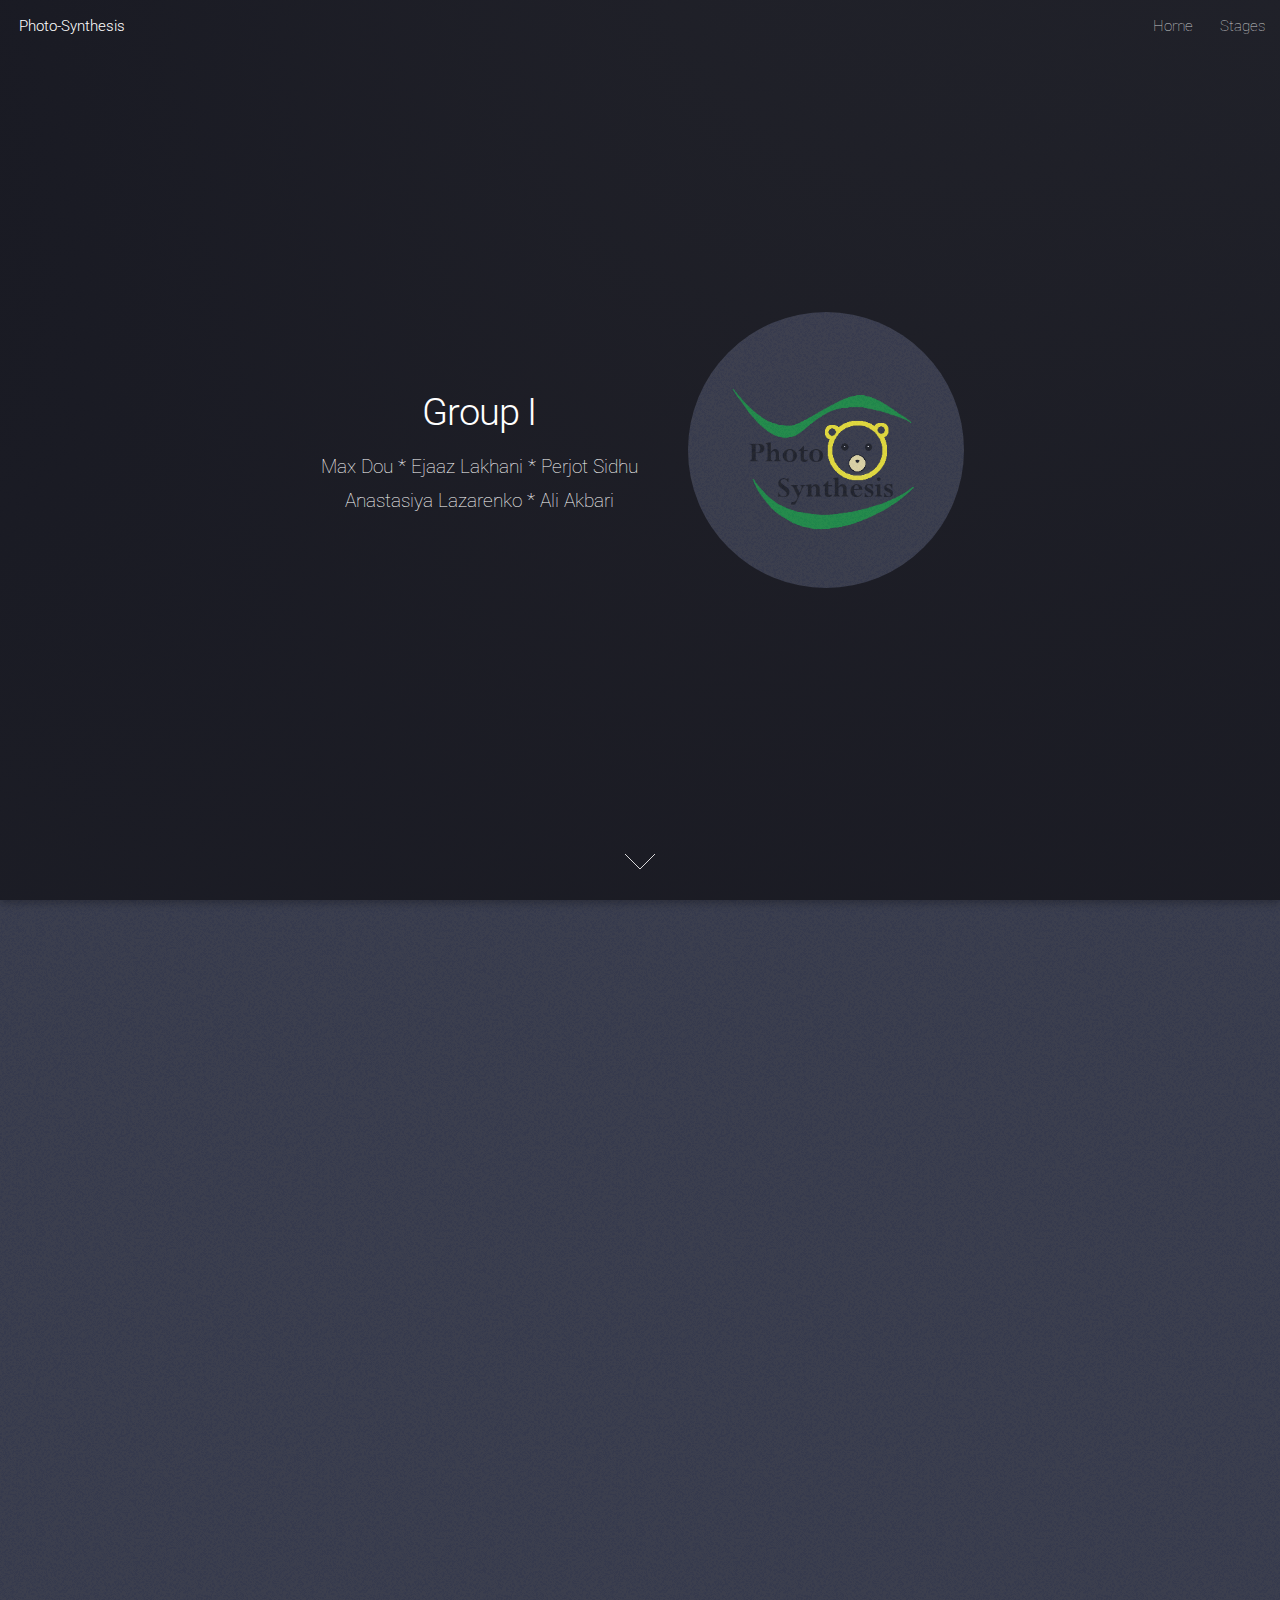
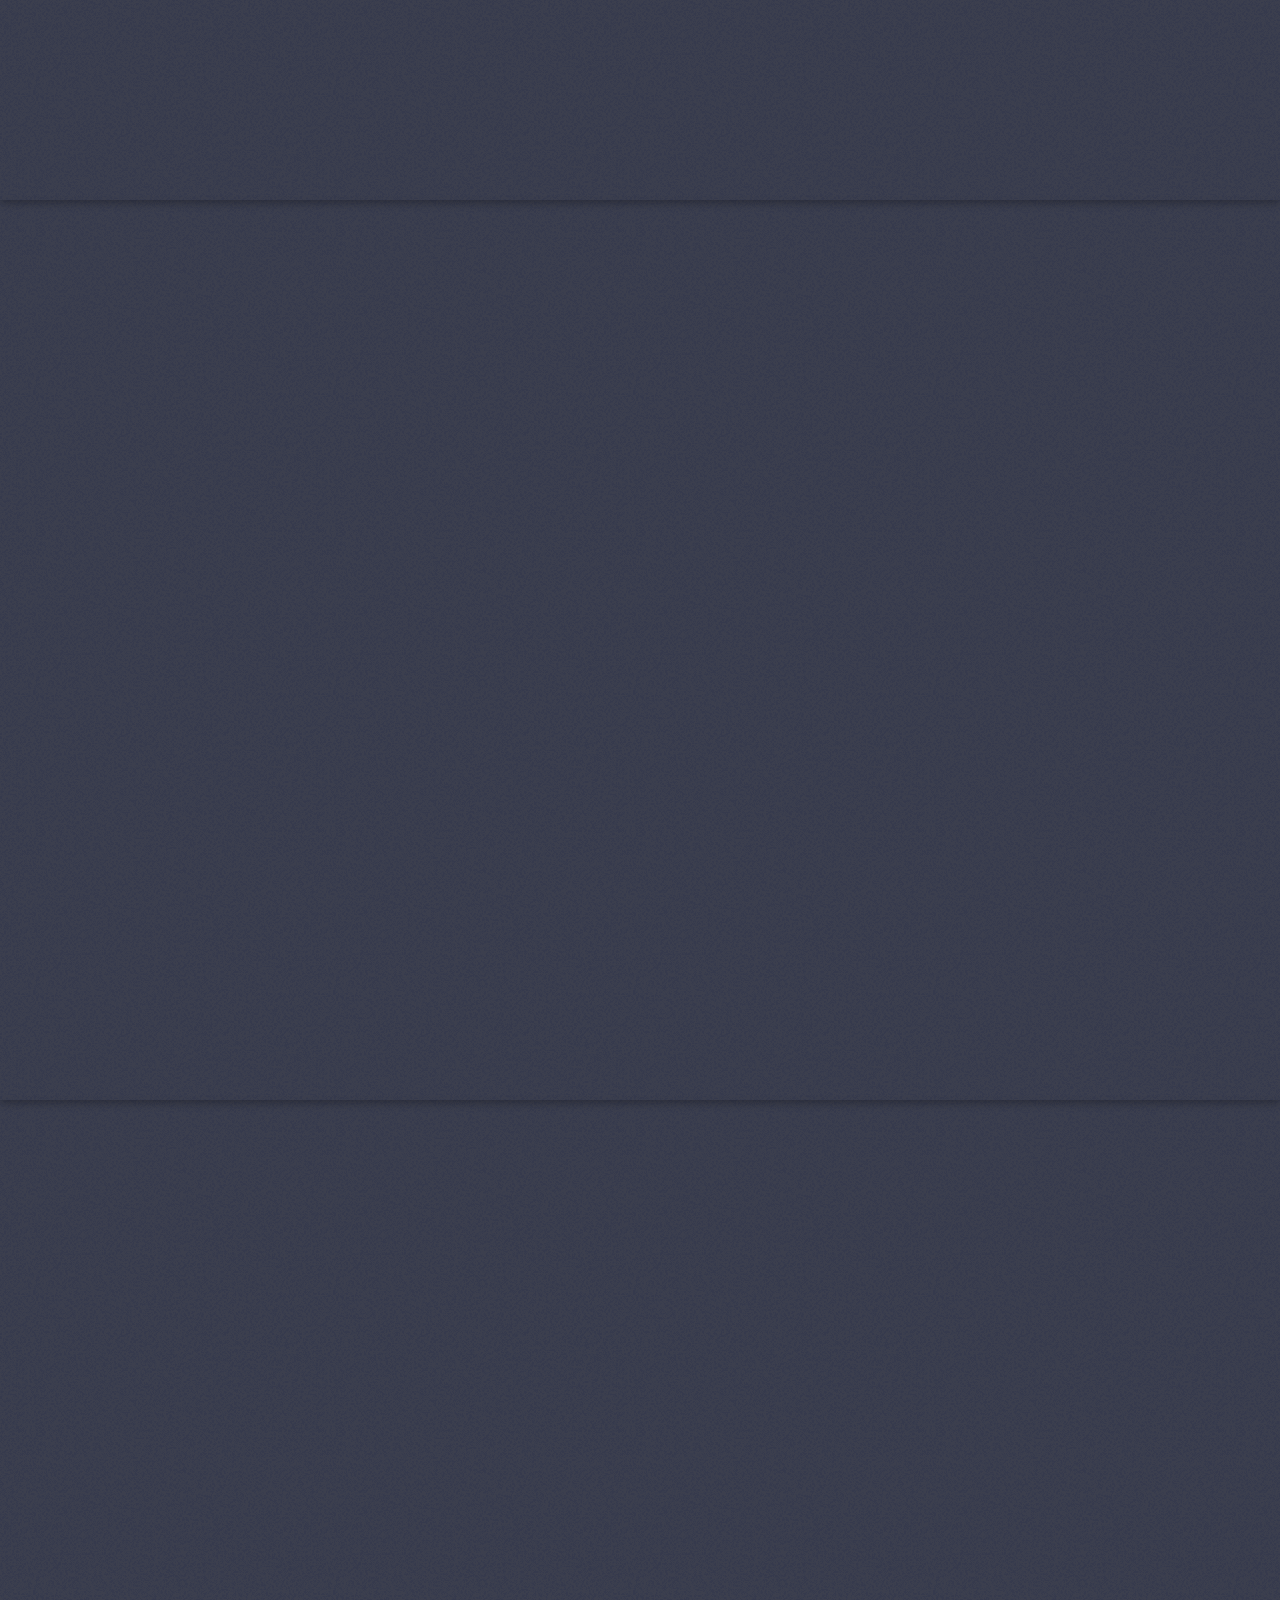
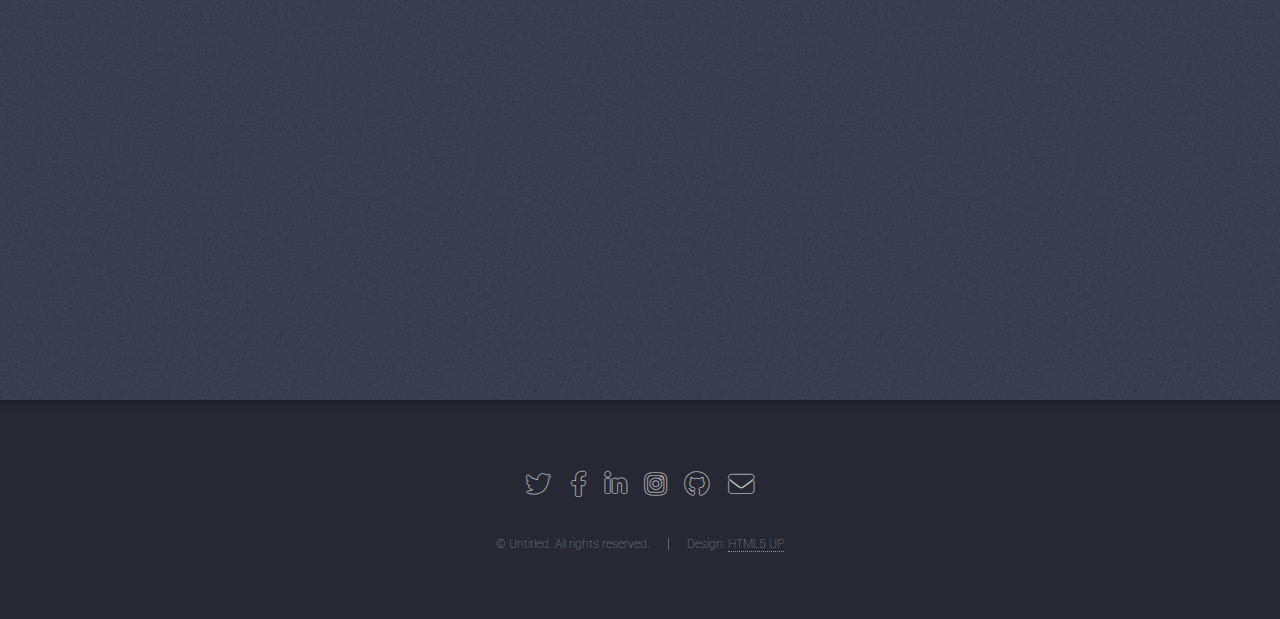
<file: index.html>
<!DOCTYPE HTML>
<!--
	Landed by HTML5 UP
	html5up.net | @ajlkn
	Free for personal and commercial use under the CCA 3.0 license (html5up.net/license)
-->
<html>
	<head>
		<title>Landed by HTML5 UP</title>
		<meta charset="utf-8" />
		<meta name="viewport" content="width=device-width, initial-scale=1, user-scalable=no" />
		<link rel="stylesheet" href="assets/css/main.css" />
		<noscript><link rel="stylesheet" href="assets/css/noscript.css" /></noscript>
	</head>
	<body class="is-preload landing">
		<div id="page-wrapper">

			<!-- Header -->
				<header id="header">
					<h1 id="logo">Photo-Synthesis</a></h1>
					<nav id="nav">
						<ul>
							<li><a href="index.html">Home</a></li>
							<li>
								<a href="#">Stages</a>
								<ul>
									<li><a href="stage_one.html">Stage One</a></li>
									<li><a href="stage_two.html">Stage Two</a></li>
									<li><a href="stage_three.html">Stage Three</a></li>
									<li><a href="stage_four.html">Stage Four</a></li>
									<li><a href="stage_five.html">Stage Five</a></li>
								</ul>
							</li>
							
						</ul>
					</nav>
				</header>

			<!-- Banner -->
				<section id="banner">
					<div class="content">
						<header>
							<h2 style="text-align: center;">Group I</h2>
							<p style="text-align: center;"> Max Dou * Ejaaz Lakhani * Perjot Sidhu <br>
								Anastasiya Lazarenko * Ali Akbari </p>
						</header>
						<span class="image"><img src="images/logo-ana-cropped.png" alt="" /></span>
					</div>
					<a href="#one" class="goto-next scrolly">Next</a>
				</section>

			<!-- One -->
				<section id="one" class="spotlight style1 bottom">
					<span class="image fit main"><img src="images/pic02.jpg" alt="" /></span>
					<div class="content">
						<div class="container">
							<div class="row">
								<div class="col-4 col-12-medium">
									<header>
										<h2>What is it?</h2>
										<p>What can the Photo-synthesis app do?</p>
									</header>
								</div>
								<div class="col-4 col-12-medium">
									<p>Photo-Synthesis is a next level plant care app designed for kids. 
									   With is users are able to take an AR photograph of the house plant and 
									   learn mnay new and exciting features.
									</p>
								</div>
								<div class="col-4 col-12-medium">
									<p>users have the option to switch between kid friendly mode and regular mode 
										for using the application. Regular mode allows users to scan their plan to 
										know if it needs watering, get optimal house placement for maximum sunlight
										as well as shop for quality products and chat with other users and get advice on 
										various plant care tips.
									</p>
								</div>
							</div>
						</div>
					</div>
					<a href="#two" class="goto-next scrolly">Next</a>
				</section>

			<!-- Two -->
				<section id="two" class="spotlight style2 right">
					<span class="image fit main"><img src="images/photo.jpg" alt="" /></span>
					<div class="content">
						<header>
							<h2>AR Photos</h2>
							<p>Take an Augmented Reality pic of your plant</p>
						</header>
						<p>Users can use their phone camera to take an AR photo of their plant and see it appear right in the app! </p>
						
					</div>
					<a href="#three" class="goto-next scrolly">Next</a>
				</section>

			<!-- Three -->
				<section id="three" class="spotlight style3 left">
					<span class="image fit main bottom"><img src="images/kids.jpg" alt="" /></span>
					<div class="content">
						<header>
							<h2>Kid Friendly</h2>
							<p>This app is designed for kids</p>
						</header>
						<p>Photo-Synthesis is speifically desogned to help kids 6 and up lean about the basics of plant care.
							Upon opening the app in "kid friendly" mode users will be met with a cartoon-bear that will take them though
							the plant care process, giving easy-to-understand instuctions so our younger users can easily understand the plant-care process.

							Our cartoon bear also tells fun facts/jokes to help keep the kids enterntained. 
						</p>
						
					</div>
					<a href="#four" class="goto-next scrolly">Next</a>
				</section>

			<!-- Footer -->
				<footer id="footer">
					<ul class="icons">
						<li><a href="#" class="icon brands alt fa-twitter"><span class="label">Twitter</span></a></li>
						<li><a href="#" class="icon brands alt fa-facebook-f"><span class="label">Facebook</span></a></li>
						<li><a href="#" class="icon brands alt fa-linkedin-in"><span class="label">LinkedIn</span></a></li>
						<li><a href="#" class="icon brands alt fa-instagram"><span class="label">Instagram</span></a></li>
						<li><a href="#" class="icon brands alt fa-github"><span class="label">GitHub</span></a></li>
						<li><a href="#" class="icon solid alt fa-envelope"><span class="label">Email</span></a></li>
					</ul>
					<ul class="copyright">
						<li>&copy; Untitled. All rights reserved.</li><li>Design: <a href="http://html5up.net">HTML5 UP</a></li>
					</ul>
				</footer>

		</div>

		<!-- Scripts -->
			<script src="assets/js/jquery.min.js"></script>
			<script src="assets/js/jquery.scrolly.min.js"></script>
			<script src="assets/js/jquery.dropotron.min.js"></script>
			<script src="assets/js/jquery.scrollex.min.js"></script>
			<script src="assets/js/browser.min.js"></script>
			<script src="assets/js/breakpoints.min.js"></script>
			<script src="assets/js/util.js"></script>
			<script src="assets/js/main.js"></script>

	</body>
</html>
</file>
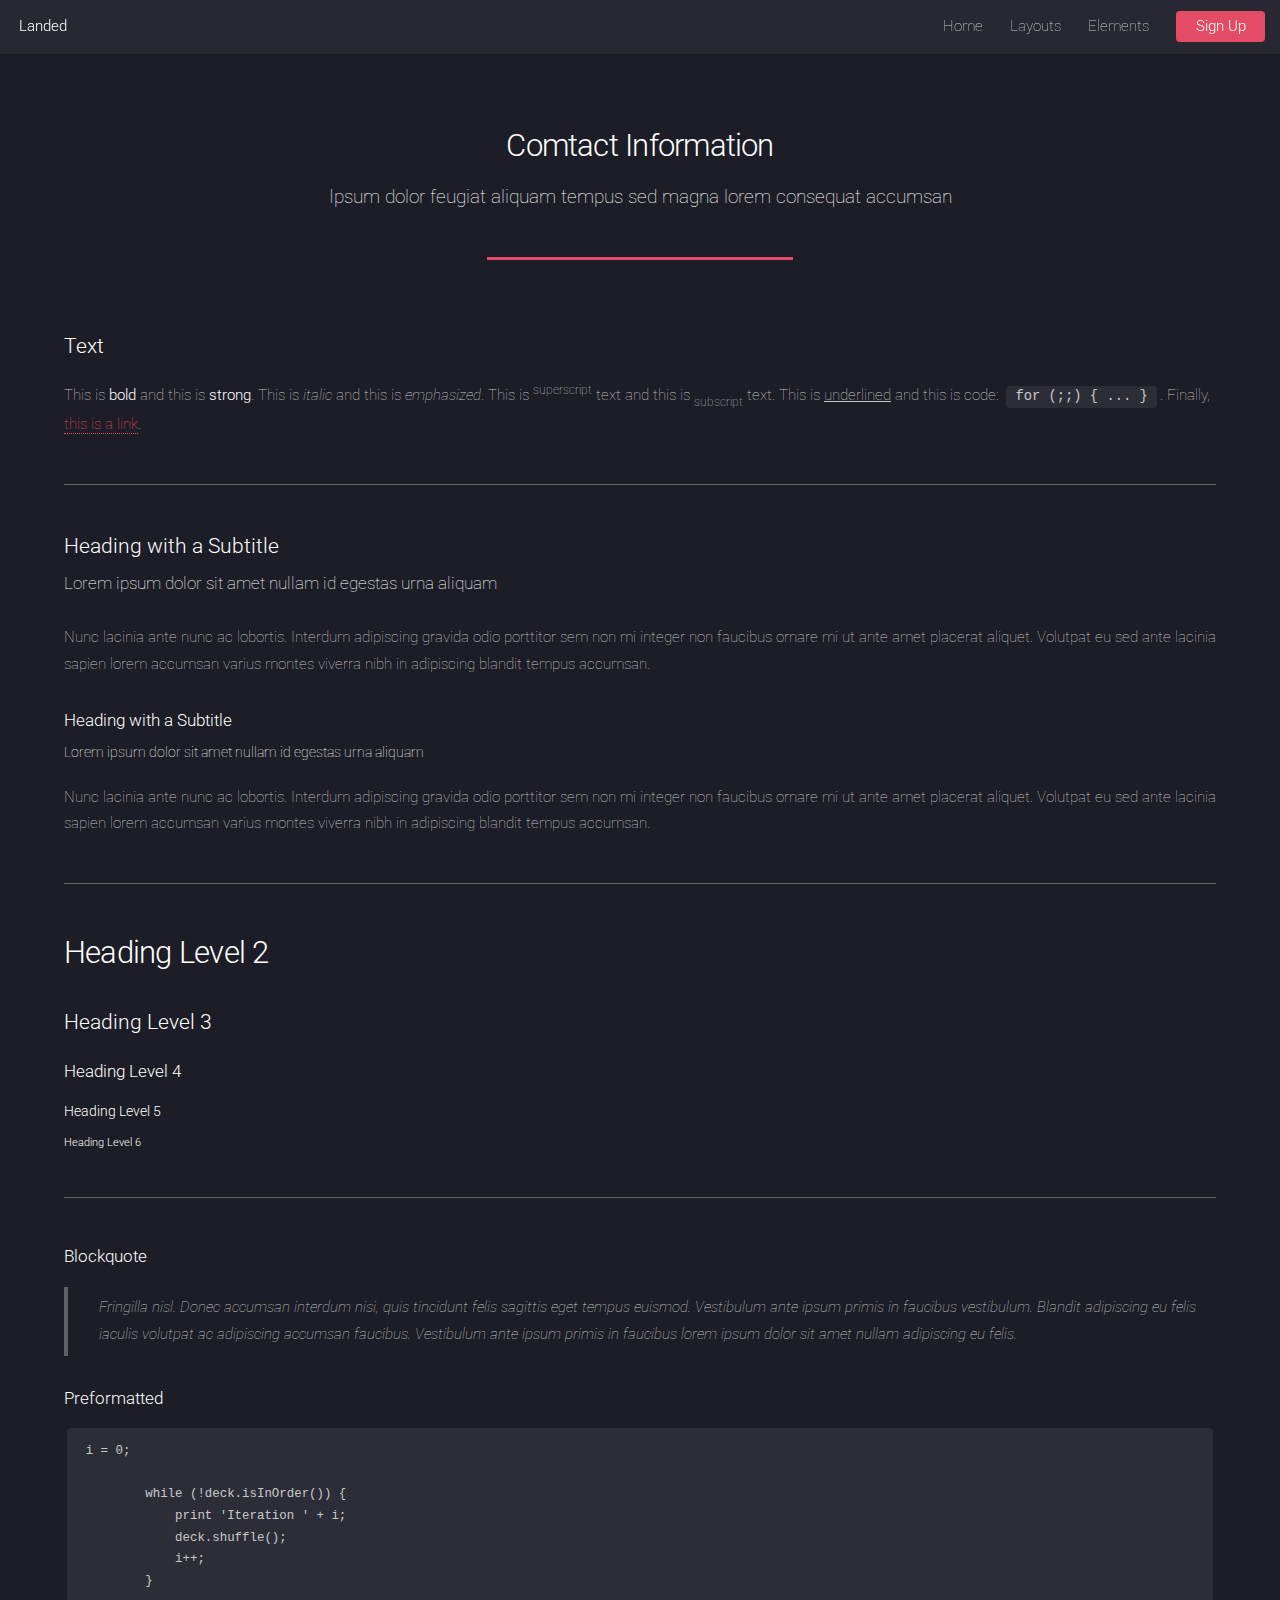
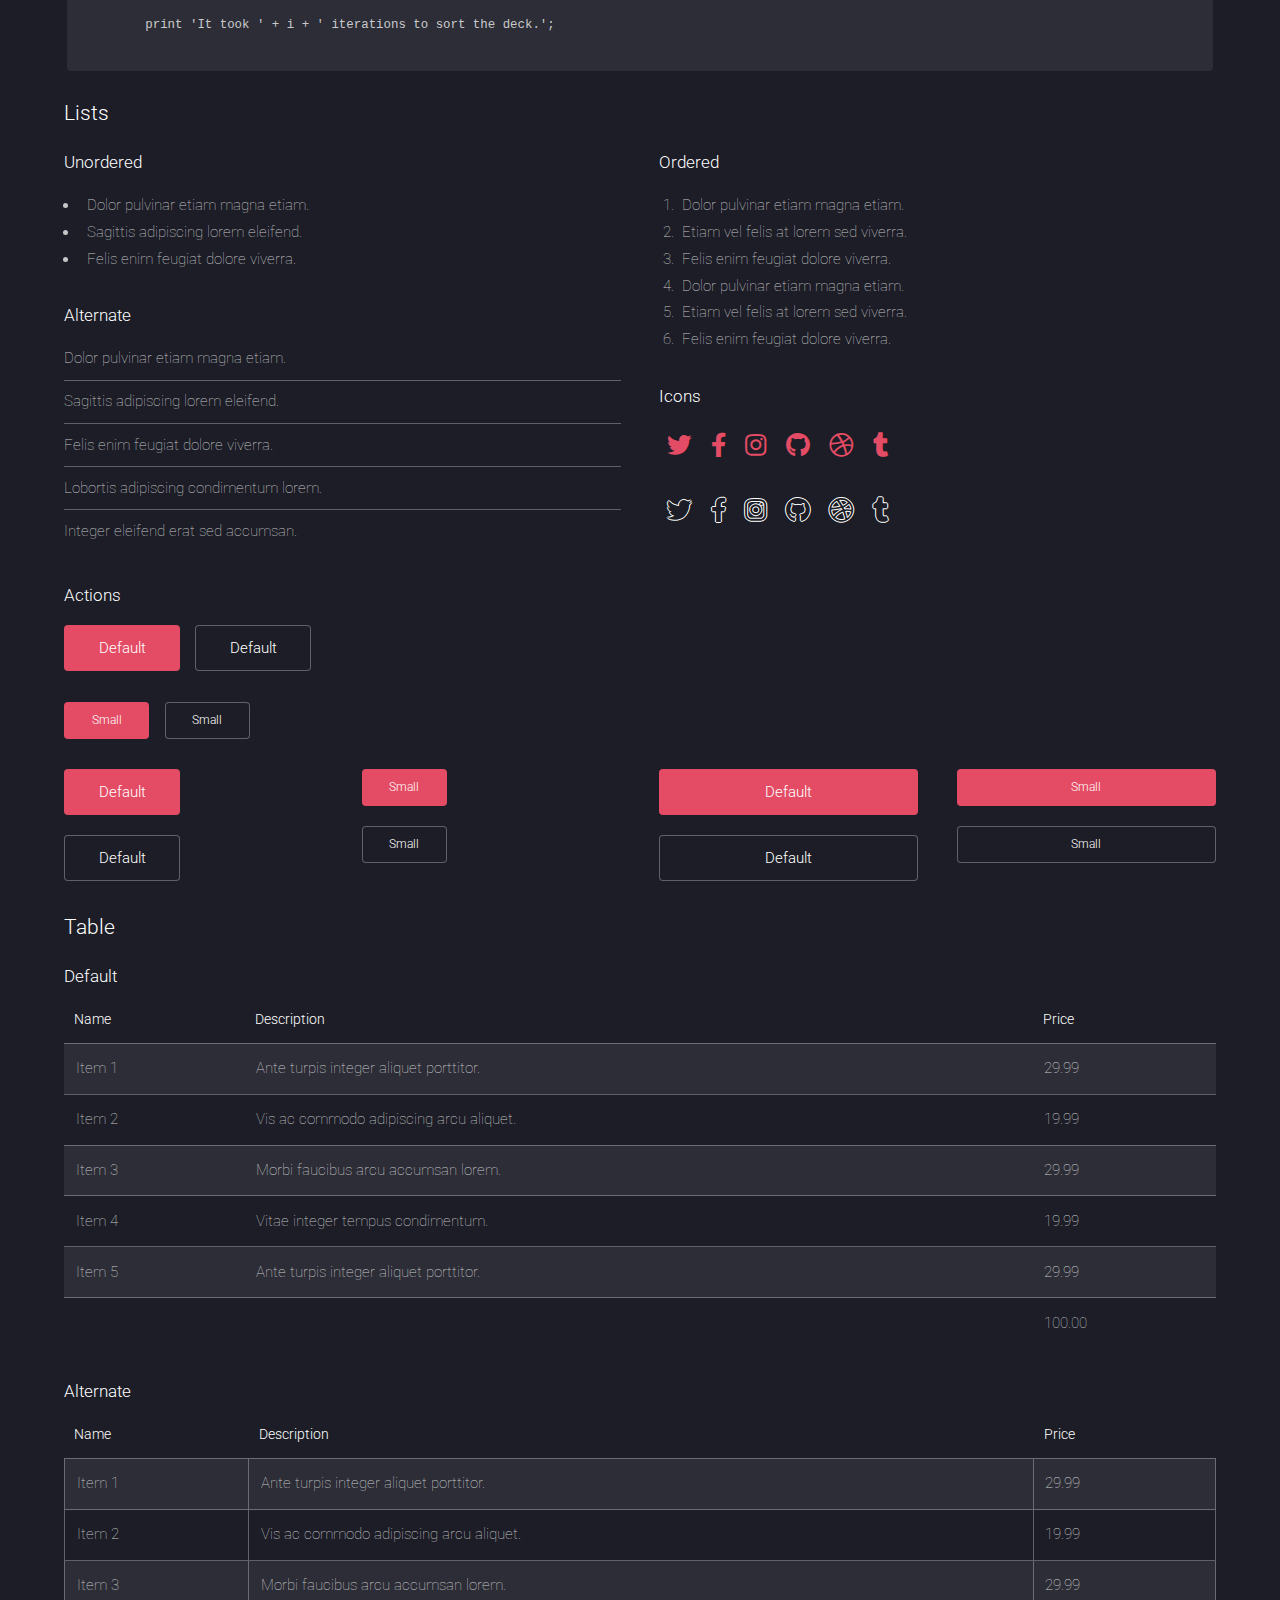
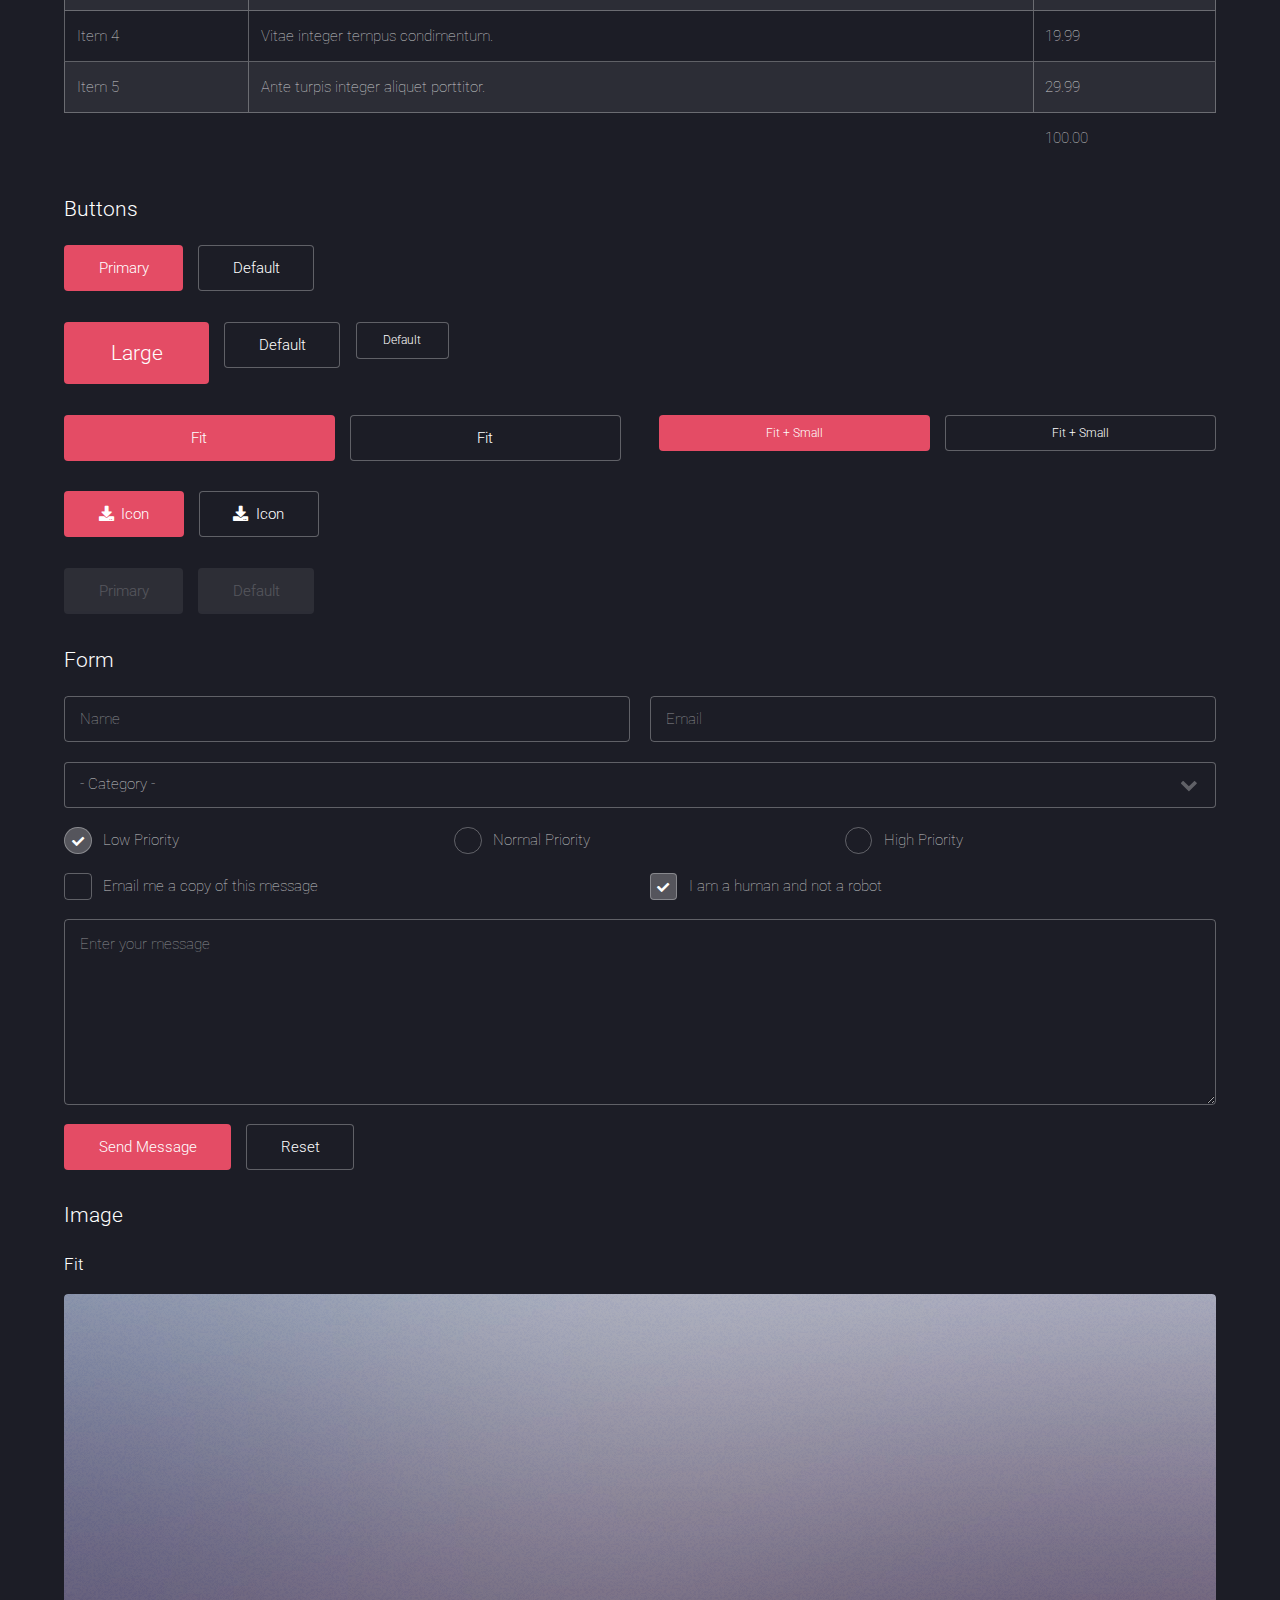
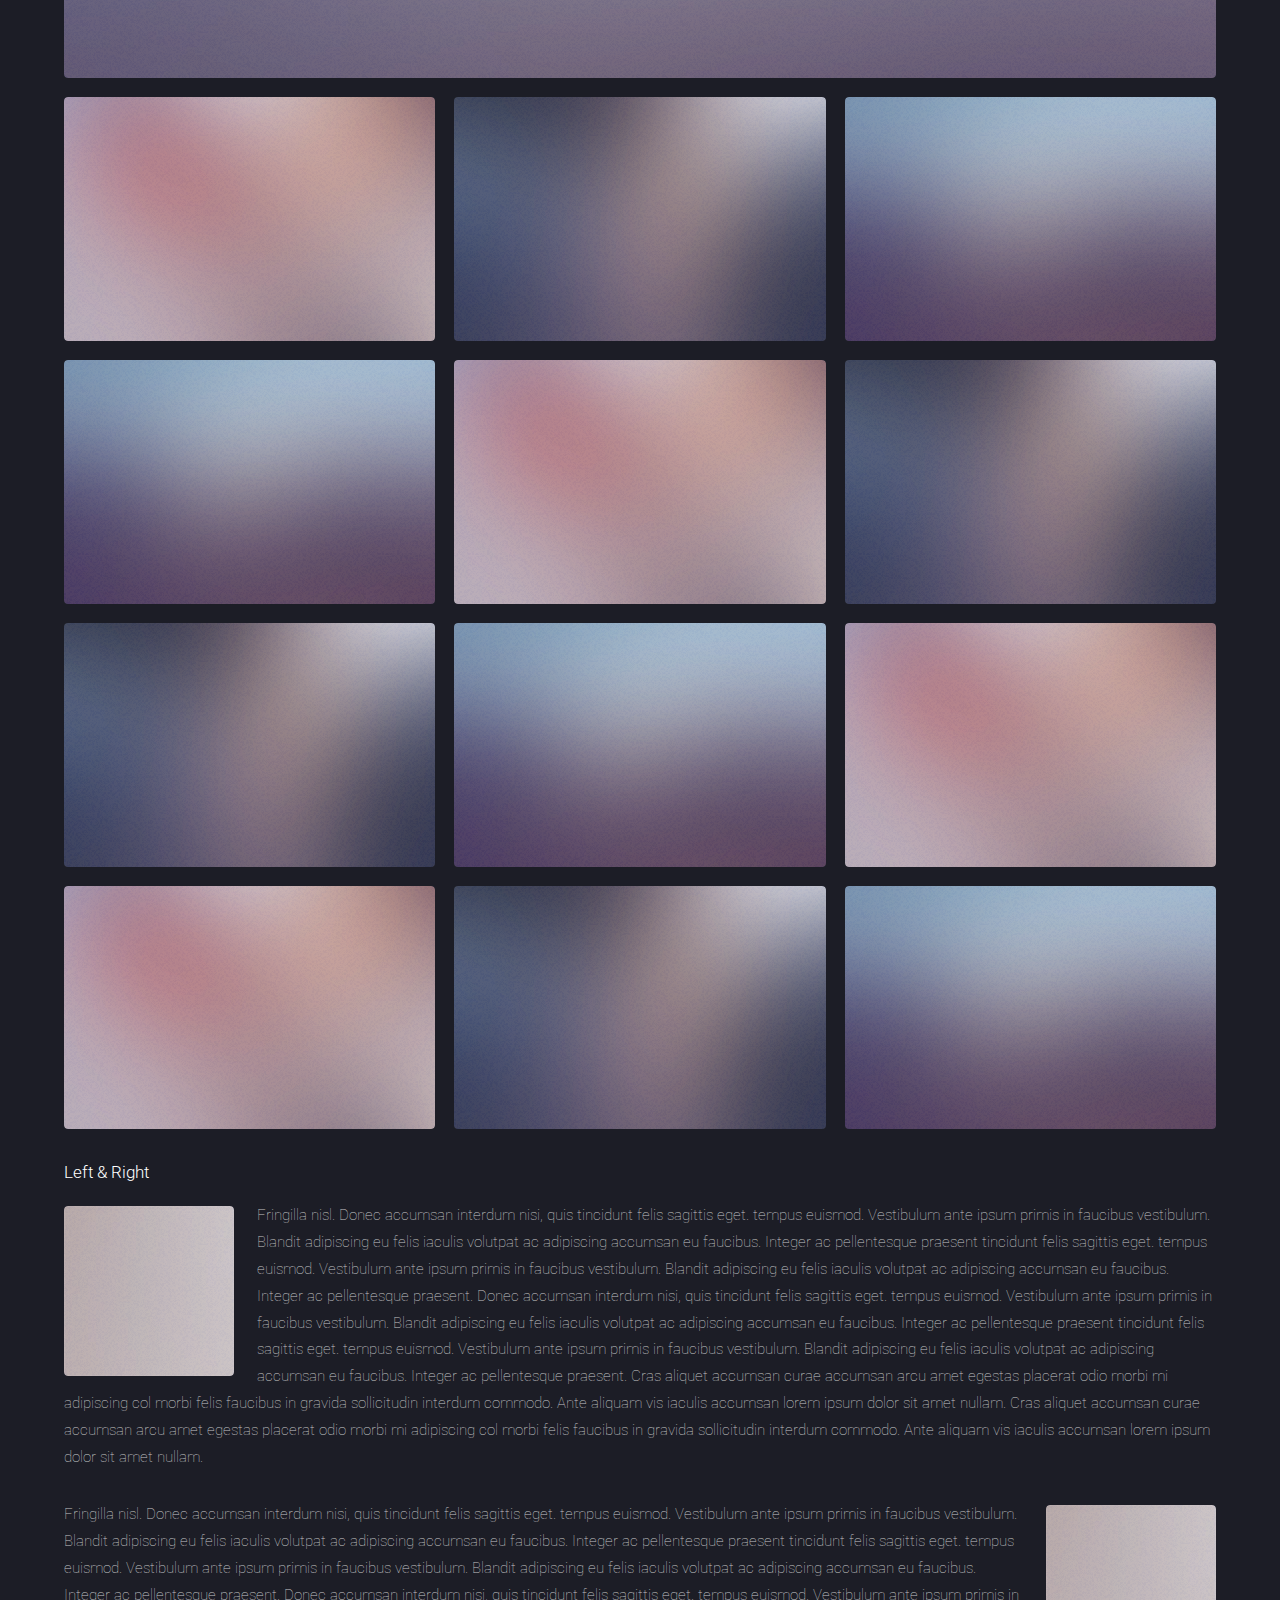
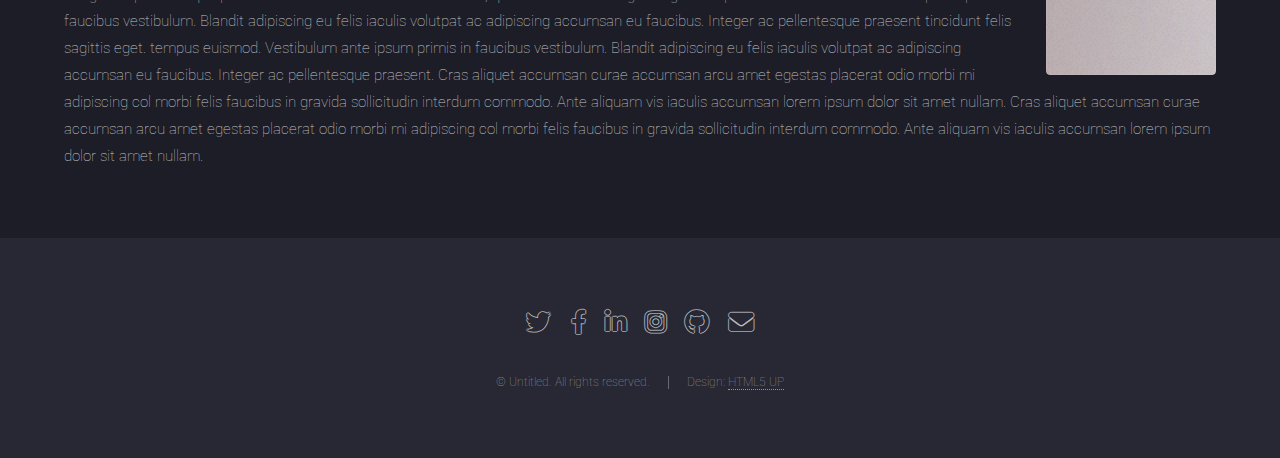
<file: elements.html>
<!DOCTYPE HTML>
<!--
	Landed by HTML5 UP
	html5up.net | @ajlkn
	Free for personal and commercial use under the CCA 3.0 license (html5up.net/license)
-->
<html>
	<head>
		<title>Elements - Landed by HTML5 UP</title>
		<meta charset="utf-8" />
		<meta name="viewport" content="width=device-width, initial-scale=1, user-scalable=no" />
		<link rel="stylesheet" href="assets/css/main.css" />
		<noscript><link rel="stylesheet" href="assets/css/noscript.css" /></noscript>
	</head>
	<body class="is-preload">
		<div id="page-wrapper">

			<!-- Header -->
				<header id="header">
					<h1 id="logo"><a href="index.html">Landed</a></h1>
					<nav id="nav">
						<ul>
							<li><a href="index.html">Home</a></li>
							<li>
								<a href="#">Layouts</a>
								<ul>
									<li><a href="left-sidebar.html">Left Sidebar</a></li>
									<li><a href="right-sidebar.html">Right Sidebar</a></li>
									<li><a href="no-sidebar.html">No Sidebar</a></li>
									<li>
										<a href="#">Submenu</a>
										<ul>
											<li><a href="#">Option 1</a></li>
											<li><a href="#">Option 2</a></li>
											<li><a href="#">Option 3</a></li>
											<li><a href="#">Option 4</a></li>
										</ul>
									</li>
								</ul>
							</li>
							<li><a href="elements.html">Elements</a></li>
							<li><a href="#" class="button primary">Sign Up</a></li>
						</ul>
					</nav>
				</header>

			<!-- Main -->
				<div id="main" class="wrapper style1">
					<div class="container">
						<header class="major">
							<h2>Comtact Information</h2>
							<p>Ipsum dolor feugiat aliquam tempus sed magna lorem consequat accumsan</p>
						</header>

						<!-- Text -->
							<section>
								<h3>Text</h3>
								<p>This is <b>bold</b> and this is <strong>strong</strong>. This is <i>italic</i> and this is <em>emphasized</em>.
								This is <sup>superscript</sup> text and this is <sub>subscript</sub> text.
								This is <u>underlined</u> and this is code: <code>for (;;) { ... }</code>. Finally, <a href="#">this is a link</a>.</p>

								<hr />

								<header>
									<h3>Heading with a Subtitle</h3>
									<p>Lorem ipsum dolor sit amet nullam id egestas urna aliquam</p>
								</header>
								<p>Nunc lacinia ante nunc ac lobortis. Interdum adipiscing gravida odio porttitor sem non mi integer non faucibus ornare mi ut ante amet placerat aliquet. Volutpat eu sed ante lacinia sapien lorem accumsan varius montes viverra nibh in adipiscing blandit tempus accumsan.</p>
								<header>
									<h4>Heading with a Subtitle</h4>
									<p>Lorem ipsum dolor sit amet nullam id egestas urna aliquam</p>
								</header>
								<p>Nunc lacinia ante nunc ac lobortis. Interdum adipiscing gravida odio porttitor sem non mi integer non faucibus ornare mi ut ante amet placerat aliquet. Volutpat eu sed ante lacinia sapien lorem accumsan varius montes viverra nibh in adipiscing blandit tempus accumsan.</p>

								<hr />

								<h2>Heading Level 2</h2>
								<h3>Heading Level 3</h3>
								<h4>Heading Level 4</h4>
								<h5>Heading Level 5</h5>
								<h6>Heading Level 6</h6>

								<hr />

								<h4>Blockquote</h4>
								<blockquote>Fringilla nisl. Donec accumsan interdum nisi, quis tincidunt felis sagittis eget tempus euismod. Vestibulum ante ipsum primis in faucibus vestibulum. Blandit adipiscing eu felis iaculis volutpat ac adipiscing accumsan faucibus. Vestibulum ante ipsum primis in faucibus lorem ipsum dolor sit amet nullam adipiscing eu felis.</blockquote>

								<h4>Preformatted</h4>
								<pre><code>i = 0;

	while (!deck.isInOrder()) {
	    print 'Iteration ' + i;
	    deck.shuffle();
	    i++;
	}

	print 'It took ' + i + ' iterations to sort the deck.';
	</code></pre>
							</section>

						<!-- Lists -->
							<section>
								<h3>Lists</h3>
								<div class="row">
									<div class="col-6 col-12-xsmall">

										<h4>Unordered</h4>
										<ul>
											<li>Dolor pulvinar etiam magna etiam.</li>
											<li>Sagittis adipiscing lorem eleifend.</li>
											<li>Felis enim feugiat dolore viverra.</li>
										</ul>

										<h4>Alternate</h4>
										<ul class="alt">
											<li>Dolor pulvinar etiam magna etiam.</li>
											<li>Sagittis adipiscing lorem eleifend.</li>
											<li>Felis enim feugiat dolore viverra.</li>
											<li>Lobortis adipiscing condimentum lorem.</li>
											<li>Integer eleifend erat sed accumsan.</li>
										</ul>

									</div>
									<div class="col-6 col-12-xsmall">

										<h4>Ordered</h4>
										<ol>
											<li>Dolor pulvinar etiam magna etiam.</li>
											<li>Etiam vel felis at lorem sed viverra.</li>
											<li>Felis enim feugiat dolore viverra.</li>
											<li>Dolor pulvinar etiam magna etiam.</li>
											<li>Etiam vel felis at lorem sed viverra.</li>
											<li>Felis enim feugiat dolore viverra.</li>
										</ol>

										<h4>Icons</h4>
										<ul class="icons">
											<li><a href="#" class="icon brands fa-twitter"><span class="label">Twitter</span></a></li>
											<li><a href="#" class="icon brands fa-facebook-f"><span class="label">Facebook</span></a></li>
											<li><a href="#" class="icon brands fa-instagram"><span class="label">Instagram</span></a></li>
											<li><a href="#" class="icon brands fa-github"><span class="label">Github</span></a></li>
											<li><a href="#" class="icon brands fa-dribbble"><span class="label">Dribbble</span></a></li>
											<li><a href="#" class="icon brands fa-tumblr"><span class="label">Tumblr</span></a></li>
										</ul>
										<ul class="icons">
											<li><a href="#" class="icon brands alt fa-twitter"><span class="label">Twitter</span></a></li>
											<li><a href="#" class="icon brands alt fa-facebook-f"><span class="label">Facebook</span></a></li>
											<li><a href="#" class="icon brands alt fa-instagram"><span class="label">Instagram</span></a></li>
											<li><a href="#" class="icon brands alt fa-github"><span class="label">Github</span></a></li>
											<li><a href="#" class="icon brands alt fa-dribbble"><span class="label">Dribbble</span></a></li>
											<li><a href="#" class="icon brands alt fa-tumblr"><span class="label">Tumblr</span></a></li>
										</ul>

									</div>
								</div>

								<h4>Actions</h4>
								<ul class="actions">
									<li><a href="#" class="button primary">Default</a></li>
									<li><a href="#" class="button">Default</a></li>
								</ul>
								<ul class="actions small">
									<li><a href="#" class="button primary small">Small</a></li>
									<li><a href="#" class="button small">Small</a></li>
								</ul>
								<div class="row">
									<div class="col-3 col-6-medium col-12-xsmall">
										<ul class="actions stacked">
											<li><a href="#" class="button primary">Default</a></li>
											<li><a href="#" class="button">Default</a></li>
										</ul>
									</div>
									<div class="col-3 col-6-medium col-12-xsmall">
										<ul class="actions stacked">
											<li><a href="#" class="button primary small">Small</a></li>
											<li><a href="#" class="button small">Small</a></li>
										</ul>
									</div>
									<div class="col-3 col-6-medium col-12-xsmall">
										<ul class="actions stacked">
											<li><a href="#" class="button primary fit">Default</a></li>
											<li><a href="#" class="button fit">Default</a></li>
										</ul>
									</div>
									<div class="col-3 col-6-medium col-12-xsmall">
										<ul class="actions stacked">
											<li><a href="#" class="button primary small fit">Small</a></li>
											<li><a href="#" class="button small fit">Small</a></li>
										</ul>
									</div>
								</div>
							</section>

						<!-- Table -->
							<section>
								<h3>Table</h3>
								<h4>Default</h4>
								<div class="table-wrapper">
									<table>
										<thead>
											<tr>
												<th>Name</th>
												<th>Description</th>
												<th>Price</th>
											</tr>
										</thead>
										<tbody>
											<tr>
												<td>Item 1</td>
												<td>Ante turpis integer aliquet porttitor.</td>
												<td>29.99</td>
											</tr>
											<tr>
												<td>Item 2</td>
												<td>Vis ac commodo adipiscing arcu aliquet.</td>
												<td>19.99</td>
											</tr>
											<tr>
												<td>Item 3</td>
												<td> Morbi faucibus arcu accumsan lorem.</td>
												<td>29.99</td>
											</tr>
											<tr>
												<td>Item 4</td>
												<td>Vitae integer tempus condimentum.</td>
												<td>19.99</td>
											</tr>
											<tr>
												<td>Item 5</td>
												<td>Ante turpis integer aliquet porttitor.</td>
												<td>29.99</td>
											</tr>
										</tbody>
										<tfoot>
											<tr>
												<td colspan="2"></td>
												<td>100.00</td>
											</tr>
										</tfoot>
									</table>
								</div>
								<h4>Alternate</h4>
								<div class="table-wrapper">
									<table class="alt">
										<thead>
											<tr>
												<th>Name</th>
												<th>Description</th>
												<th>Price</th>
											</tr>
										</thead>
										<tbody>
											<tr>
												<td>Item 1</td>
												<td>Ante turpis integer aliquet porttitor.</td>
												<td>29.99</td>
											</tr>
											<tr>
												<td>Item 2</td>
												<td>Vis ac commodo adipiscing arcu aliquet.</td>
												<td>19.99</td>
											</tr>
											<tr>
												<td>Item 3</td>
												<td> Morbi faucibus arcu accumsan lorem.</td>
												<td>29.99</td>
											</tr>
											<tr>
												<td>Item 4</td>
												<td>Vitae integer tempus condimentum.</td>
												<td>19.99</td>
											</tr>
											<tr>
												<td>Item 5</td>
												<td>Ante turpis integer aliquet porttitor.</td>
												<td>29.99</td>
											</tr>
										</tbody>
										<tfoot>
											<tr>
												<td colspan="2"></td>
												<td>100.00</td>
											</tr>
										</tfoot>
									</table>
								</div>
							</section>

						<!-- Buttons -->
							<section>
								<h3>Buttons</h3>
								<ul class="actions">
									<li><a href="#" class="button primary">Primary</a></li>
									<li><a href="#" class="button">Default</a></li>
								</ul>
								<ul class="actions">
									<li><a href="#" class="button primary large">Large</a></li>
									<li><a href="#" class="button">Default</a></li>
									<li><a href="#" class="button small">Default</a></li>
								</ul>
								<div class="row">
									<div class="col-6 col-12-xsmall">
										<ul class="actions fit">
											<li><a href="#" class="button primary fit">Fit</a></li>
											<li><a href="#" class="button fit">Fit</a></li>
										</ul>
									</div>
									<div class="col-6 col-12-xsmall">
										<ul class="actions fit small">
											<li><a href="#" class="button primary fit small">Fit + Small</a></li>
											<li><a href="#" class="button fit small">Fit + Small</a></li>
										</ul>
									</div>
								</div>
								<ul class="actions">
									<li><a href="#" class="button primary icon solid fa-download">Icon</a></li>
									<li><a href="#" class="button icon solid fa-download">Icon</a></li>
								</ul>
								<ul class="actions">
									<li><span class="button primary disabled">Primary</span></li>
									<li><span class="button disabled">Default</span></li>
								</ul>
							</section>

						<!-- Form -->
							<section>
								<h3>Form</h3>
								<form method="post" action="#">
									<div class="row gtr-uniform gtr-50">
										<div class="col-6 col-12-xsmall">
											<input type="text" name="name" id="name" value="" placeholder="Name" />
										</div>
										<div class="col-6 col-12-xsmall">
											<input type="email" name="email" id="email" value="" placeholder="Email" />
										</div>
										<div class="col-12">
											<select name="category" id="category">
												<option value="">- Category -</option>
												<option value="1">Manufacturing</option>
												<option value="1">Shipping</option>
												<option value="1">Administration</option>
												<option value="1">Human Resources</option>
											</select>
										</div>
										<div class="col-4 col-12-medium">
											<input type="radio" id="priority-low" name="priority" checked>
											<label for="priority-low">Low Priority</label>
										</div>
										<div class="col-4 col-12-medium">
											<input type="radio" id="priority-normal" name="priority">
											<label for="priority-normal">Normal Priority</label>
										</div>
										<div class="col-4 col-12-medium">
											<input type="radio" id="priority-high" name="priority">
											<label for="priority-high">High Priority</label>
										</div>
										<div class="col-6 col-12-medium">
											<input type="checkbox" id="copy" name="copy">
											<label for="copy">Email me a copy of this message</label>
										</div>
										<div class="col-6 col-12-medium">
											<input type="checkbox" id="human" name="human" checked>
											<label for="human">I am a human and not a robot</label>
										</div>
										<div class="col-12">
											<textarea name="message" id="message" placeholder="Enter your message" rows="6"></textarea>
										</div>
										<div class="col-12">
											<ul class="actions">
												<li><input type="submit" value="Send Message" class="primary" /></li>
												<li><input type="reset" value="Reset" /></li>
											</ul>
										</div>
									</div>
								</form>
							</section>

						<!-- Image -->
							<section>
								<h3>Image</h3>
								<h4>Fit</h4>
								<div class="box alt">
									<div class="row gtr-50 gtr-uniform">
										<div class="col-12"><span class="image fit"><img src="images/pic07.jpg" alt="" /></span></div>
										<div class="col-4 col-6-xsmall"><span class="image fit"><img src="images/pic02.jpg" alt="" /></span></div>
										<div class="col-4 col-6-xsmall"><span class="image fit"><img src="images/pic03.jpg" alt="" /></span></div>
										<div class="col-4 col-6-xsmall"><span class="image fit"><img src="images/pic04.jpg" alt="" /></span></div>
										<div class="col-4 col-6-xsmall"><span class="image fit"><img src="images/pic04.jpg" alt="" /></span></div>
										<div class="col-4 col-6-xsmall"><span class="image fit"><img src="images/pic02.jpg" alt="" /></span></div>
										<div class="col-4 col-6-xsmall"><span class="image fit"><img src="images/pic03.jpg" alt="" /></span></div>
										<div class="col-4 col-6-xsmall"><span class="image fit"><img src="images/pic03.jpg" alt="" /></span></div>
										<div class="col-4 col-6-xsmall"><span class="image fit"><img src="images/pic04.jpg" alt="" /></span></div>
										<div class="col-4 col-6-xsmall"><span class="image fit"><img src="images/pic02.jpg" alt="" /></span></div>
										<div class="col-4 col-6-xsmall"><span class="image fit"><img src="images/pic02.jpg" alt="" /></span></div>
										<div class="col-4 col-6-xsmall"><span class="image fit"><img src="images/pic03.jpg" alt="" /></span></div>
										<div class="col-4 col-6-xsmall"><span class="image fit"><img src="images/pic04.jpg" alt="" /></span></div>
									</div>
								</div>

								<h4>Left &amp; Right</h4>
								<p><span class="image left"><img src="images/pic08.jpg" alt="" /></span>Fringilla nisl. Donec accumsan interdum nisi, quis tincidunt felis sagittis eget. tempus euismod. Vestibulum ante ipsum primis in faucibus vestibulum. Blandit adipiscing eu felis iaculis volutpat ac adipiscing accumsan eu faucibus. Integer ac pellentesque praesent tincidunt felis sagittis eget. tempus euismod. Vestibulum ante ipsum primis in faucibus vestibulum. Blandit adipiscing eu felis iaculis volutpat ac adipiscing accumsan eu faucibus. Integer ac pellentesque praesent. Donec accumsan interdum nisi, quis tincidunt felis sagittis eget. tempus euismod. Vestibulum ante ipsum primis in faucibus vestibulum. Blandit adipiscing eu felis iaculis volutpat ac adipiscing accumsan eu faucibus. Integer ac pellentesque praesent tincidunt felis sagittis eget. tempus euismod. Vestibulum ante ipsum primis in faucibus vestibulum. Blandit adipiscing eu felis iaculis volutpat ac adipiscing accumsan eu faucibus. Integer ac pellentesque praesent. Cras aliquet accumsan curae accumsan arcu amet egestas placerat odio morbi mi adipiscing col morbi felis faucibus in gravida sollicitudin interdum commodo. Ante aliquam vis iaculis accumsan lorem ipsum dolor sit amet nullam. Cras aliquet accumsan curae accumsan arcu amet egestas placerat odio morbi mi adipiscing col morbi felis faucibus in gravida sollicitudin interdum commodo. Ante aliquam vis iaculis accumsan lorem ipsum dolor sit amet nullam.</p>
								<p><span class="image right"><img src="images/pic08.jpg" alt="" /></span>Fringilla nisl. Donec accumsan interdum nisi, quis tincidunt felis sagittis eget. tempus euismod. Vestibulum ante ipsum primis in faucibus vestibulum. Blandit adipiscing eu felis iaculis volutpat ac adipiscing accumsan eu faucibus. Integer ac pellentesque praesent tincidunt felis sagittis eget. tempus euismod. Vestibulum ante ipsum primis in faucibus vestibulum. Blandit adipiscing eu felis iaculis volutpat ac adipiscing accumsan eu faucibus. Integer ac pellentesque praesent. Donec accumsan interdum nisi, quis tincidunt felis sagittis eget. tempus euismod. Vestibulum ante ipsum primis in faucibus vestibulum. Blandit adipiscing eu felis iaculis volutpat ac adipiscing accumsan eu faucibus. Integer ac pellentesque praesent tincidunt felis sagittis eget. tempus euismod. Vestibulum ante ipsum primis in faucibus vestibulum. Blandit adipiscing eu felis iaculis volutpat ac adipiscing accumsan eu faucibus. Integer ac pellentesque praesent. Cras aliquet accumsan curae accumsan arcu amet egestas placerat odio morbi mi adipiscing col morbi felis faucibus in gravida sollicitudin interdum commodo. Ante aliquam vis iaculis accumsan lorem ipsum dolor sit amet nullam. Cras aliquet accumsan curae accumsan arcu amet egestas placerat odio morbi mi adipiscing col morbi felis faucibus in gravida sollicitudin interdum commodo. Ante aliquam vis iaculis accumsan lorem ipsum dolor sit amet nullam.</p>
							</section>

					</div>
				</div>

			<!-- Footer -->
				<footer id="footer">
					<ul class="icons">
						<li><a href="#" class="icon brands alt fa-twitter"><span class="label">Twitter</span></a></li>
						<li><a href="#" class="icon brands alt fa-facebook-f"><span class="label">Facebook</span></a></li>
						<li><a href="#" class="icon brands alt fa-linkedin-in"><span class="label">LinkedIn</span></a></li>
						<li><a href="#" class="icon brands alt fa-instagram"><span class="label">Instagram</span></a></li>
						<li><a href="#" class="icon brands alt fa-github"><span class="label">GitHub</span></a></li>
						<li><a href="#" class="icon solid alt fa-envelope"><span class="label">Email</span></a></li>
					</ul>
					<ul class="copyright">
						<li>&copy; Untitled. All rights reserved.</li><li>Design: <a href="http://html5up.net">HTML5 UP</a></li>
					</ul>
				</footer>

		</div>

		<!-- Scripts -->
			<script src="assets/js/jquery.min.js"></script>
			<script src="assets/js/jquery.scrolly.min.js"></script>
			<script src="assets/js/jquery.dropotron.min.js"></script>
			<script src="assets/js/jquery.scrollex.min.js"></script>
			<script src="assets/js/browser.min.js"></script>
			<script src="assets/js/breakpoints.min.js"></script>
			<script src="assets/js/util.js"></script>
			<script src="assets/js/main.js"></script>

	</body>
</html>
</file>
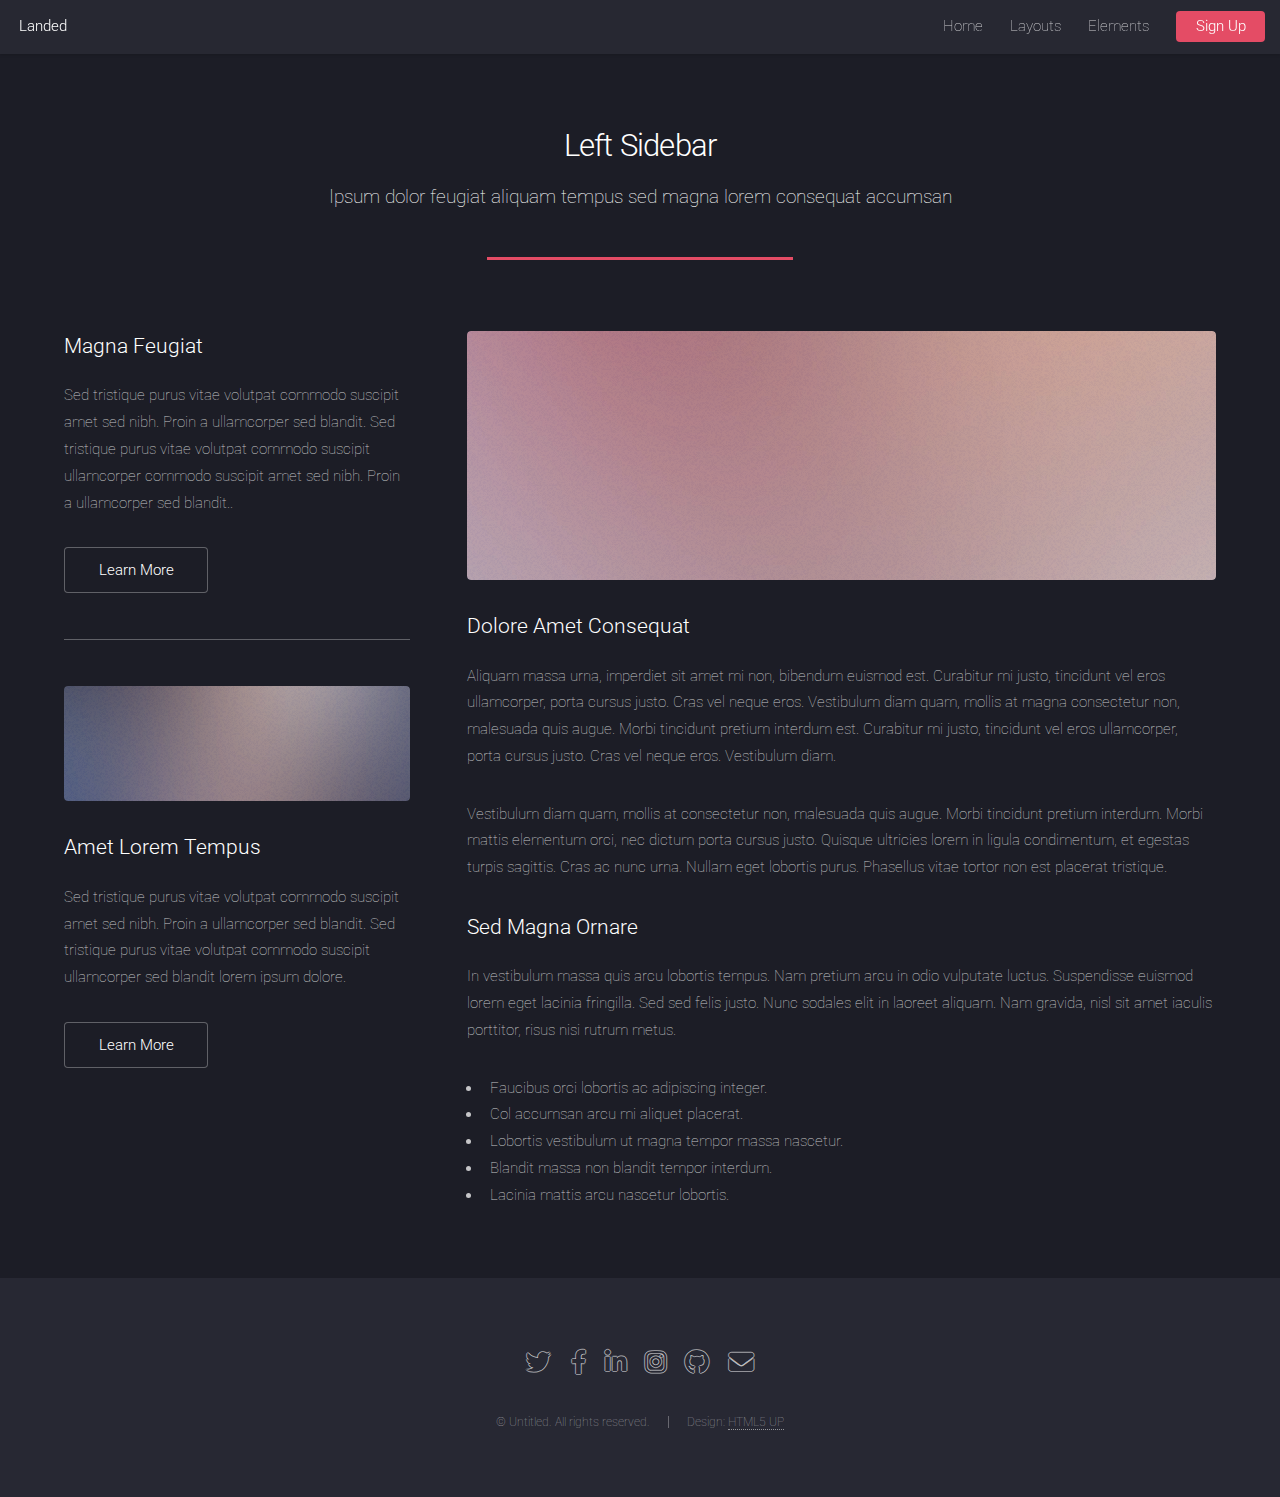
<file: left-sidebar.html>
<!DOCTYPE HTML>
<!--
	Landed by HTML5 UP
	html5up.net | @ajlkn
	Free for personal and commercial use under the CCA 3.0 license (html5up.net/license)
-->
<html>
	<head>
		<title>Left Sidebar - Landed by HTML5 UP</title>
		<meta charset="utf-8" />
		<meta name="viewport" content="width=device-width, initial-scale=1, user-scalable=no" />
		<link rel="stylesheet" href="assets/css/main.css" />
		<noscript><link rel="stylesheet" href="assets/css/noscript.css" /></noscript>
	</head>
	<body class="is-preload">
		<div id="page-wrapper">

			<!-- Header -->
				<header id="header">
					<h1 id="logo"><a href="index.html">Landed</a></h1>
					<nav id="nav">
						<ul>
							<li><a href="index.html">Home</a></li>
							<li>
								<a href="#">Layouts</a>
								<ul>
									<li><a href="left-sidebar.html">Left Sidebar</a></li>
									<li><a href="right-sidebar.html">Right Sidebar</a></li>
									<li><a href="no-sidebar.html">No Sidebar</a></li>
									<li>
										<a href="#">Submenu</a>
										<ul>
											<li><a href="#">Option 1</a></li>
											<li><a href="#">Option 2</a></li>
											<li><a href="#">Option 3</a></li>
											<li><a href="#">Option 4</a></li>
										</ul>
									</li>
								</ul>
							</li>
							<li><a href="elements.html">Elements</a></li>
							<li><a href="#" class="button primary">Sign Up</a></li>
						</ul>
					</nav>
				</header>

			<!-- Main -->
				<div id="main" class="wrapper style1">
					<div class="container">
						<header class="major">
							<h2>Left Sidebar</h2>
							<p>Ipsum dolor feugiat aliquam tempus sed magna lorem consequat accumsan</p>
						</header>
						<div class="row gtr-150">
							<div class="col-4 col-12-medium">

								<!-- Sidebar -->
									<section id="sidebar">
										<section>
											<h3>Magna Feugiat</h3>
											<p>Sed tristique purus vitae volutpat commodo suscipit amet sed nibh. Proin a ullamcorper sed blandit. Sed tristique purus vitae volutpat commodo suscipit ullamcorper commodo suscipit amet sed nibh. Proin a ullamcorper sed blandit..</p>
											<footer>
												<ul class="actions">
													<li><a href="#" class="button">Learn More</a></li>
												</ul>
											</footer>
										</section>
										<hr />
										<section>
											<a href="#" class="image fit"><img src="images/pic06.jpg" alt="" /></a>
											<h3>Amet Lorem Tempus</h3>
											<p>Sed tristique purus vitae volutpat commodo suscipit amet sed nibh. Proin a ullamcorper sed blandit. Sed tristique purus vitae volutpat commodo suscipit ullamcorper sed blandit lorem ipsum dolore.</p>
											<footer>
												<ul class="actions">
													<li><a href="#" class="button">Learn More</a></li>
												</ul>
											</footer>
										</section>
									</section>

							</div>
							<div class="col-8 col-12-medium imp-medium">

								<!-- Content -->
									<section id="content">
										<a href="#" class="image fit"><img src="images/pic05.jpg" alt="" /></a>
										<h3>Dolore Amet Consequat</h3>
										<p>Aliquam massa urna, imperdiet sit amet mi non, bibendum euismod est. Curabitur mi justo, tincidunt vel eros ullamcorper, porta cursus justo. Cras vel neque eros. Vestibulum diam quam, mollis at magna consectetur non, malesuada quis augue. Morbi tincidunt pretium interdum est. Curabitur mi justo, tincidunt vel eros ullamcorper, porta cursus justo. Cras vel neque eros. Vestibulum diam.</p>
										<p>Vestibulum diam quam, mollis at consectetur non, malesuada quis augue. Morbi tincidunt pretium interdum. Morbi mattis elementum orci, nec dictum porta cursus justo. Quisque ultricies lorem in ligula condimentum, et egestas turpis sagittis. Cras ac nunc urna. Nullam eget lobortis purus. Phasellus vitae tortor non est placerat tristique.</p>
										<h3>Sed Magna Ornare</h3>
										<p>In vestibulum massa quis arcu lobortis tempus. Nam pretium arcu in odio vulputate luctus. Suspendisse euismod lorem eget lacinia fringilla. Sed sed felis justo. Nunc sodales elit in laoreet aliquam. Nam gravida, nisl sit amet iaculis porttitor, risus nisi rutrum metus.</p>
										<ul>
											<li>Faucibus orci lobortis ac adipiscing integer.</li>
											<li>Col accumsan arcu mi aliquet placerat.</li>
											<li>Lobortis vestibulum ut magna tempor massa nascetur.</li>
											<li>Blandit massa non blandit tempor interdum.</li>
											<li>Lacinia mattis arcu nascetur lobortis.</li>
										</ul>
									</section>

							</div>
						</div>
					</div>
				</div>

			<!-- Footer -->
				<footer id="footer">
					<ul class="icons">
						<li><a href="#" class="icon brands alt fa-twitter"><span class="label">Twitter</span></a></li>
						<li><a href="#" class="icon brands alt fa-facebook-f"><span class="label">Facebook</span></a></li>
						<li><a href="#" class="icon brands alt fa-linkedin-in"><span class="label">LinkedIn</span></a></li>
						<li><a href="#" class="icon brands alt fa-instagram"><span class="label">Instagram</span></a></li>
						<li><a href="#" class="icon brands alt fa-github"><span class="label">GitHub</span></a></li>
						<li><a href="#" class="icon solid alt fa-envelope"><span class="label">Email</span></a></li>
					</ul>
					<ul class="copyright">
						<li>&copy; Untitled. All rights reserved.</li><li>Design: <a href="http://html5up.net">HTML5 UP</a></li>
					</ul>
				</footer>

		</div>

		<!-- Scripts -->
			<script src="assets/js/jquery.min.js"></script>
			<script src="assets/js/jquery.scrolly.min.js"></script>
			<script src="assets/js/jquery.dropotron.min.js"></script>
			<script src="assets/js/jquery.scrollex.min.js"></script>
			<script src="assets/js/browser.min.js"></script>
			<script src="assets/js/breakpoints.min.js"></script>
			<script src="assets/js/util.js"></script>
			<script src="assets/js/main.js"></script>

	</body>
</html>
</file>
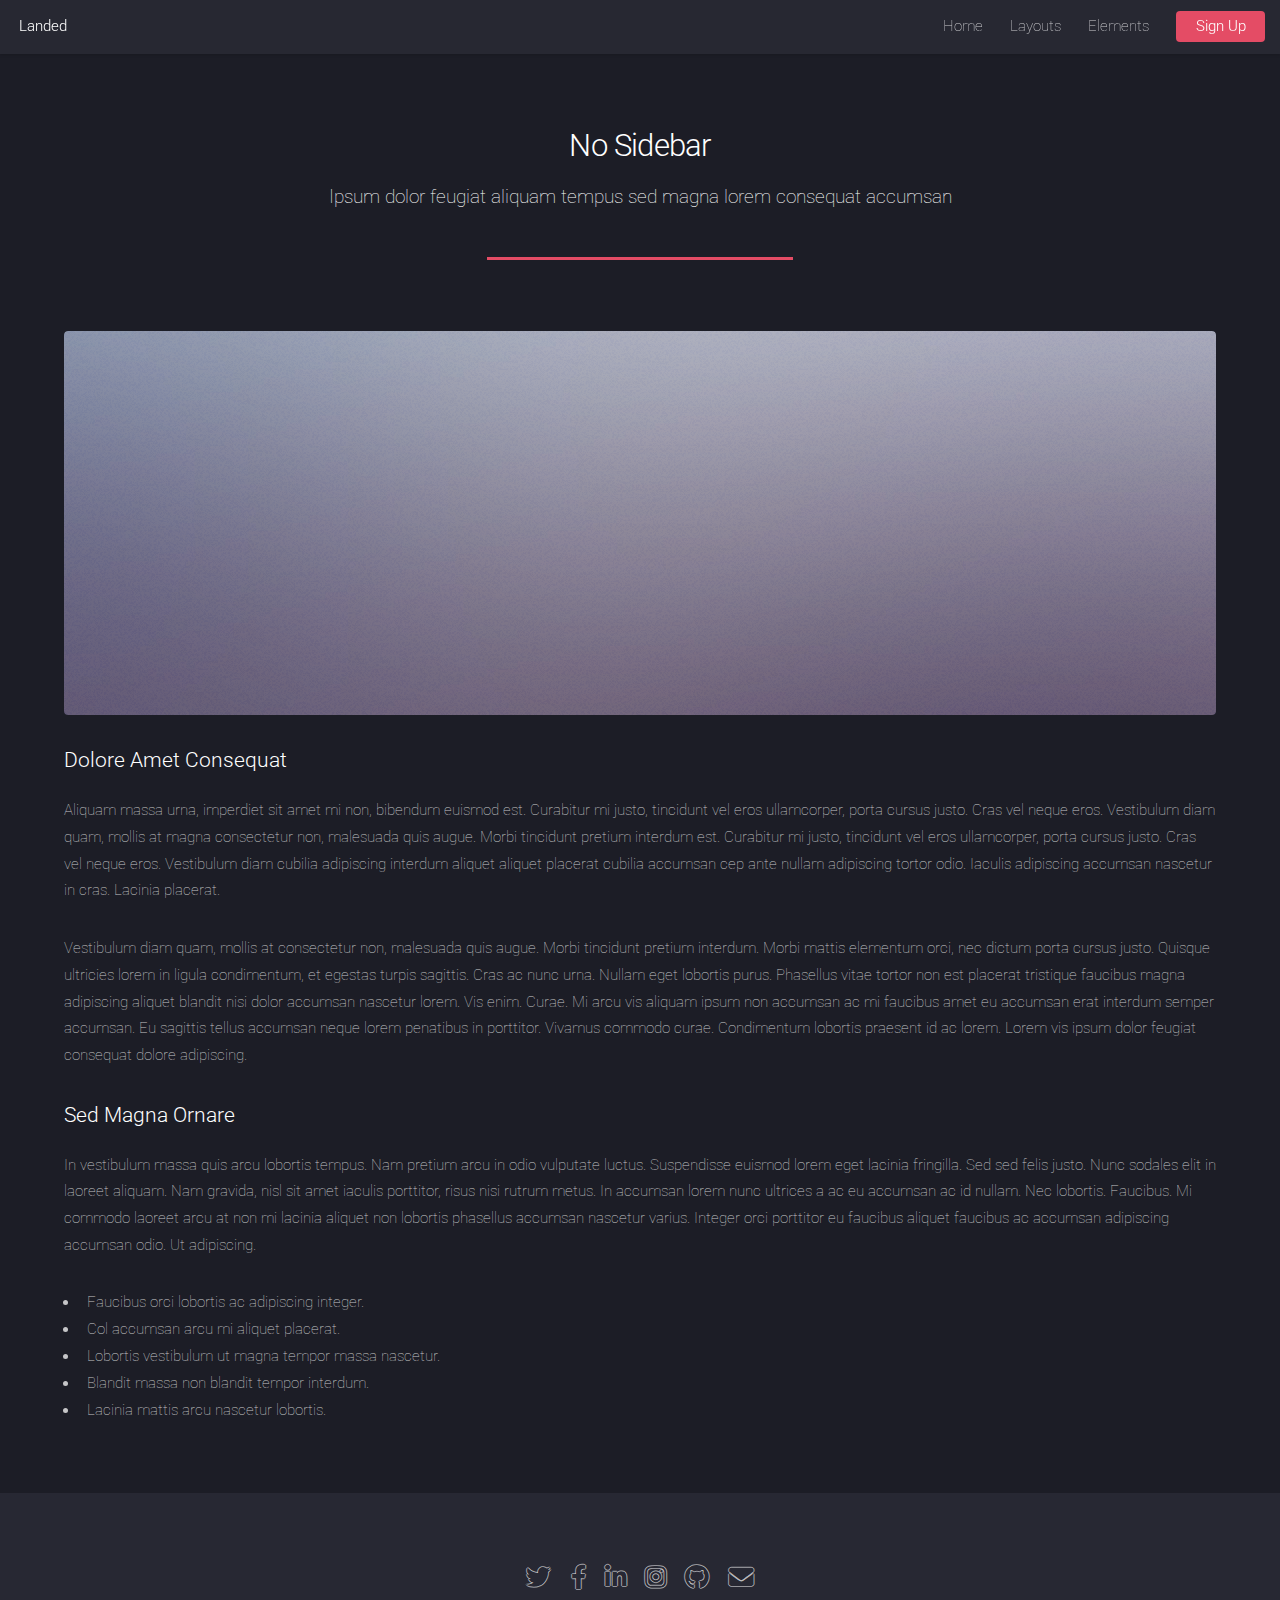
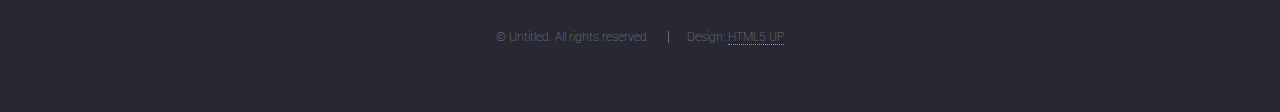
<file: no-sidebar.html>
<!DOCTYPE HTML>
<!--
	Landed by HTML5 UP
	html5up.net | @ajlkn
	Free for personal and commercial use under the CCA 3.0 license (html5up.net/license)
-->
<html>
	<head>
		<title>No Sidebar - Landed by HTML5 UP</title>
		<meta charset="utf-8" />
		<meta name="viewport" content="width=device-width, initial-scale=1, user-scalable=no" />
		<link rel="stylesheet" href="assets/css/main.css" />
		<noscript><link rel="stylesheet" href="assets/css/noscript.css" /></noscript>
	</head>
	<body class="is-preload">
		<div id="page-wrapper">

			<!-- Header -->
				<header id="header">
					<h1 id="logo"><a href="index.html">Landed</a></h1>
					<nav id="nav">
						<ul>
							<li><a href="index.html">Home</a></li>
							<li>
								<a href="#">Layouts</a>
								<ul>
									<li><a href="left-sidebar.html">Left Sidebar</a></li>
									<li><a href="right-sidebar.html">Right Sidebar</a></li>
									<li><a href="no-sidebar.html">No Sidebar</a></li>
									<li>
										<a href="#">Submenu</a>
										<ul>
											<li><a href="#">Option 1</a></li>
											<li><a href="#">Option 2</a></li>
											<li><a href="#">Option 3</a></li>
											<li><a href="#">Option 4</a></li>
										</ul>
									</li>
								</ul>
							</li>
							<li><a href="elements.html">Elements</a></li>
							<li><a href="#" class="button primary">Sign Up</a></li>
						</ul>
					</nav>
				</header>

			<!-- Main -->
				<div id="main" class="wrapper style1">
					<div class="container">
						<header class="major">
							<h2>No Sidebar</h2>
							<p>Ipsum dolor feugiat aliquam tempus sed magna lorem consequat accumsan</p>
						</header>

						<!-- Content -->
							<section id="content">
								<a href="#" class="image fit"><img src="images/pic07.jpg" alt="" /></a>
								<h3>Dolore Amet Consequat</h3>
								<p>Aliquam massa urna, imperdiet sit amet mi non, bibendum euismod est. Curabitur mi justo, tincidunt vel eros ullamcorper, porta cursus justo. Cras vel neque eros. Vestibulum diam quam, mollis at magna consectetur non, malesuada quis augue. Morbi tincidunt pretium interdum est. Curabitur mi justo, tincidunt vel eros ullamcorper, porta cursus justo. Cras vel neque eros. Vestibulum diam cubilia adipiscing interdum aliquet aliquet placerat cubilia accumsan cep ante nullam adipiscing tortor odio. Iaculis adipiscing accumsan nascetur in cras. Lacinia placerat.</p>
								<p>Vestibulum diam quam, mollis at consectetur non, malesuada quis augue. Morbi tincidunt pretium interdum. Morbi mattis elementum orci, nec dictum porta cursus justo. Quisque ultricies lorem in ligula condimentum, et egestas turpis sagittis. Cras ac nunc urna. Nullam eget lobortis purus. Phasellus vitae tortor non est placerat tristique faucibus magna adipiscing aliquet blandit nisi dolor accumsan nascetur lorem. Vis enim. Curae. Mi arcu vis aliquam ipsum non accumsan ac mi faucibus amet eu accumsan erat interdum semper accumsan. Eu sagittis tellus accumsan neque lorem penatibus in porttitor. Vivamus commodo curae. Condimentum lobortis praesent id ac lorem. Lorem vis ipsum dolor feugiat consequat dolore adipiscing.</p>
								<h3>Sed Magna Ornare</h3>
								<p>In vestibulum massa quis arcu lobortis tempus. Nam pretium arcu in odio vulputate luctus. Suspendisse euismod lorem eget lacinia fringilla. Sed sed felis justo. Nunc sodales elit in laoreet aliquam. Nam gravida, nisl sit amet iaculis porttitor, risus nisi rutrum metus. In accumsan lorem nunc ultrices a ac eu accumsan ac id nullam. Nec lobortis. Faucibus. Mi commodo laoreet arcu at non mi lacinia aliquet non lobortis phasellus accumsan nascetur varius. Integer orci porttitor eu faucibus aliquet faucibus ac accumsan adipiscing accumsan odio. Ut adipiscing.</p>
								<ul>
									<li>Faucibus orci lobortis ac adipiscing integer.</li>
									<li>Col accumsan arcu mi aliquet placerat.</li>
									<li>Lobortis vestibulum ut magna tempor massa nascetur.</li>
									<li>Blandit massa non blandit tempor interdum.</li>
									<li>Lacinia mattis arcu nascetur lobortis.</li>
								</ul>
							</section>

					</div>
				</div>

			<!-- Footer -->
				<footer id="footer">
					<ul class="icons">
						<li><a href="#" class="icon brands alt fa-twitter"><span class="label">Twitter</span></a></li>
						<li><a href="#" class="icon brands alt fa-facebook-f"><span class="label">Facebook</span></a></li>
						<li><a href="#" class="icon brands alt fa-linkedin-in"><span class="label">LinkedIn</span></a></li>
						<li><a href="#" class="icon brands alt fa-instagram"><span class="label">Instagram</span></a></li>
						<li><a href="#" class="icon brands alt fa-github"><span class="label">GitHub</span></a></li>
						<li><a href="#" class="icon solid alt fa-envelope"><span class="label">Email</span></a></li>
					</ul>
					<ul class="copyright">
						<li>&copy; Untitled. All rights reserved.</li><li>Design: <a href="http://html5up.net">HTML5 UP</a></li>
					</ul>
				</footer>

		</div>

		<!-- Scripts -->
			<script src="assets/js/jquery.min.js"></script>
			<script src="assets/js/jquery.scrolly.min.js"></script>
			<script src="assets/js/jquery.dropotron.min.js"></script>
			<script src="assets/js/jquery.scrollex.min.js"></script>
			<script src="assets/js/browser.min.js"></script>
			<script src="assets/js/breakpoints.min.js"></script>
			<script src="assets/js/util.js"></script>
			<script src="assets/js/main.js"></script>

	</body>
</html>
</file>
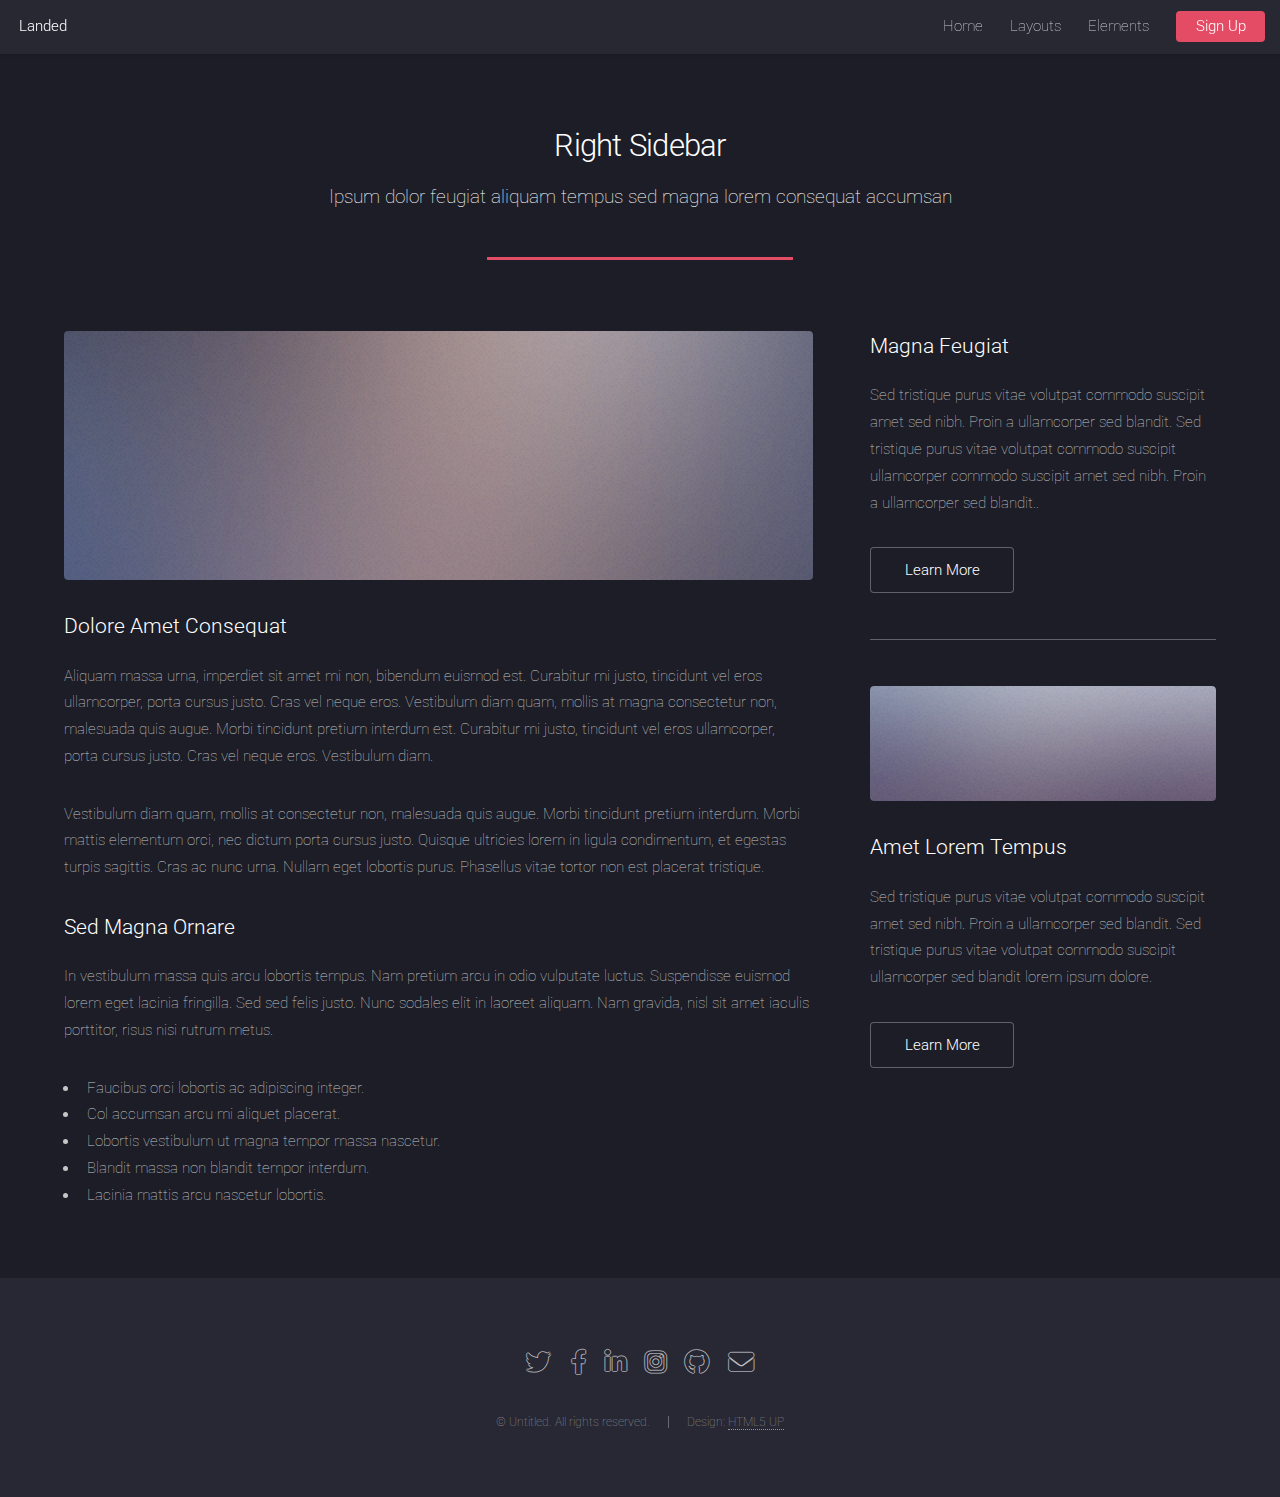
<file: right-sidebar.html>
<!DOCTYPE HTML>
<!--
	Landed by HTML5 UP
	html5up.net | @ajlkn
	Free for personal and commercial use under the CCA 3.0 license (html5up.net/license)
-->
<html>
	<head>
		<title>Right Sidebar - Landed by HTML5 UP</title>
		<meta charset="utf-8" />
		<meta name="viewport" content="width=device-width, initial-scale=1, user-scalable=no" />
		<link rel="stylesheet" href="assets/css/main.css" />
		<noscript><link rel="stylesheet" href="assets/css/noscript.css" /></noscript>
	</head>
	<body class="is-preload">
		<div id="page-wrapper">

			<!-- Header -->
				<header id="header">
					<h1 id="logo"><a href="index.html">Landed</a></h1>
					<nav id="nav">
						<ul>
							<li><a href="index.html">Home</a></li>
							<li>
								<a href="#">Layouts</a>
								<ul>
									<li><a href="left-sidebar.html">Left Sidebar</a></li>
									<li><a href="right-sidebar.html">Right Sidebar</a></li>
									<li><a href="no-sidebar.html">No Sidebar</a></li>
									<li>
										<a href="#">Submenu</a>
										<ul>
											<li><a href="#">Option 1</a></li>
											<li><a href="#">Option 2</a></li>
											<li><a href="#">Option 3</a></li>
											<li><a href="#">Option 4</a></li>
										</ul>
									</li>
								</ul>
							</li>
							<li><a href="elements.html">Elements</a></li>
							<li><a href="#" class="button primary">Sign Up</a></li>
						</ul>
					</nav>
				</header>

			<!-- Main -->
				<div id="main" class="wrapper style1">
					<div class="container">
						<header class="major">
							<h2>Right Sidebar</h2>
							<p>Ipsum dolor feugiat aliquam tempus sed magna lorem consequat accumsan</p>
						</header>
						<div class="row gtr-150">
							<div class="col-8 col-12-medium">

								<!-- Content -->
									<section id="content">
										<a href="#" class="image fit"><img src="images/pic06.jpg" alt="" /></a>
										<h3>Dolore Amet Consequat</h3>
										<p>Aliquam massa urna, imperdiet sit amet mi non, bibendum euismod est. Curabitur mi justo, tincidunt vel eros ullamcorper, porta cursus justo. Cras vel neque eros. Vestibulum diam quam, mollis at magna consectetur non, malesuada quis augue. Morbi tincidunt pretium interdum est. Curabitur mi justo, tincidunt vel eros ullamcorper, porta cursus justo. Cras vel neque eros. Vestibulum diam.</p>
										<p>Vestibulum diam quam, mollis at consectetur non, malesuada quis augue. Morbi tincidunt pretium interdum. Morbi mattis elementum orci, nec dictum porta cursus justo. Quisque ultricies lorem in ligula condimentum, et egestas turpis sagittis. Cras ac nunc urna. Nullam eget lobortis purus. Phasellus vitae tortor non est placerat tristique.</p>
										<h3>Sed Magna Ornare</h3>
										<p>In vestibulum massa quis arcu lobortis tempus. Nam pretium arcu in odio vulputate luctus. Suspendisse euismod lorem eget lacinia fringilla. Sed sed felis justo. Nunc sodales elit in laoreet aliquam. Nam gravida, nisl sit amet iaculis porttitor, risus nisi rutrum metus.</p>
										<ul>
											<li>Faucibus orci lobortis ac adipiscing integer.</li>
											<li>Col accumsan arcu mi aliquet placerat.</li>
											<li>Lobortis vestibulum ut magna tempor massa nascetur.</li>
											<li>Blandit massa non blandit tempor interdum.</li>
											<li>Lacinia mattis arcu nascetur lobortis.</li>
										</ul>
									</section>

							</div>
							<div class="col-4 col-12-medium">

								<!-- Sidebar -->
									<section id="sidebar">
										<section>
											<h3>Magna Feugiat</h3>
											<p>Sed tristique purus vitae volutpat commodo suscipit amet sed nibh. Proin a ullamcorper sed blandit. Sed tristique purus vitae volutpat commodo suscipit ullamcorper commodo suscipit amet sed nibh. Proin a ullamcorper sed blandit..</p>
											<footer>
												<ul class="actions">
													<li><a href="#" class="button">Learn More</a></li>
												</ul>
											</footer>
										</section>
										<hr />
										<section>
											<a href="#" class="image fit"><img src="images/pic07.jpg" alt="" /></a>
											<h3>Amet Lorem Tempus</h3>
											<p>Sed tristique purus vitae volutpat commodo suscipit amet sed nibh. Proin a ullamcorper sed blandit. Sed tristique purus vitae volutpat commodo suscipit ullamcorper sed blandit lorem ipsum dolore.</p>
											<footer>
												<ul class="actions">
													<li><a href="#" class="button">Learn More</a></li>
												</ul>
											</footer>
										</section>
									</section>

							</div>
						</div>
					</div>
				</div>

			<!-- Footer -->
				<footer id="footer">
					<ul class="icons">
						<li><a href="#" class="icon brands alt fa-twitter"><span class="label">Twitter</span></a></li>
						<li><a href="#" class="icon brands alt fa-facebook-f"><span class="label">Facebook</span></a></li>
						<li><a href="#" class="icon brands alt fa-linkedin-in"><span class="label">LinkedIn</span></a></li>
						<li><a href="#" class="icon brands alt fa-instagram"><span class="label">Instagram</span></a></li>
						<li><a href="#" class="icon brands alt fa-github"><span class="label">GitHub</span></a></li>
						<li><a href="#" class="icon solid alt fa-envelope"><span class="label">Email</span></a></li>
					</ul>
					<ul class="copyright">
						<li>&copy; Untitled. All rights reserved.</li><li>Design: <a href="http://html5up.net">HTML5 UP</a></li>
					</ul>
				</footer>

		</div>

		<!-- Scripts -->
			<script src="assets/js/jquery.min.js"></script>
			<script src="assets/js/jquery.scrolly.min.js"></script>
			<script src="assets/js/jquery.dropotron.min.js"></script>
			<script src="assets/js/jquery.scrollex.min.js"></script>
			<script src="assets/js/browser.min.js"></script>
			<script src="assets/js/breakpoints.min.js"></script>
			<script src="assets/js/util.js"></script>
			<script src="assets/js/main.js"></script>

	</body>
</html>
</file>
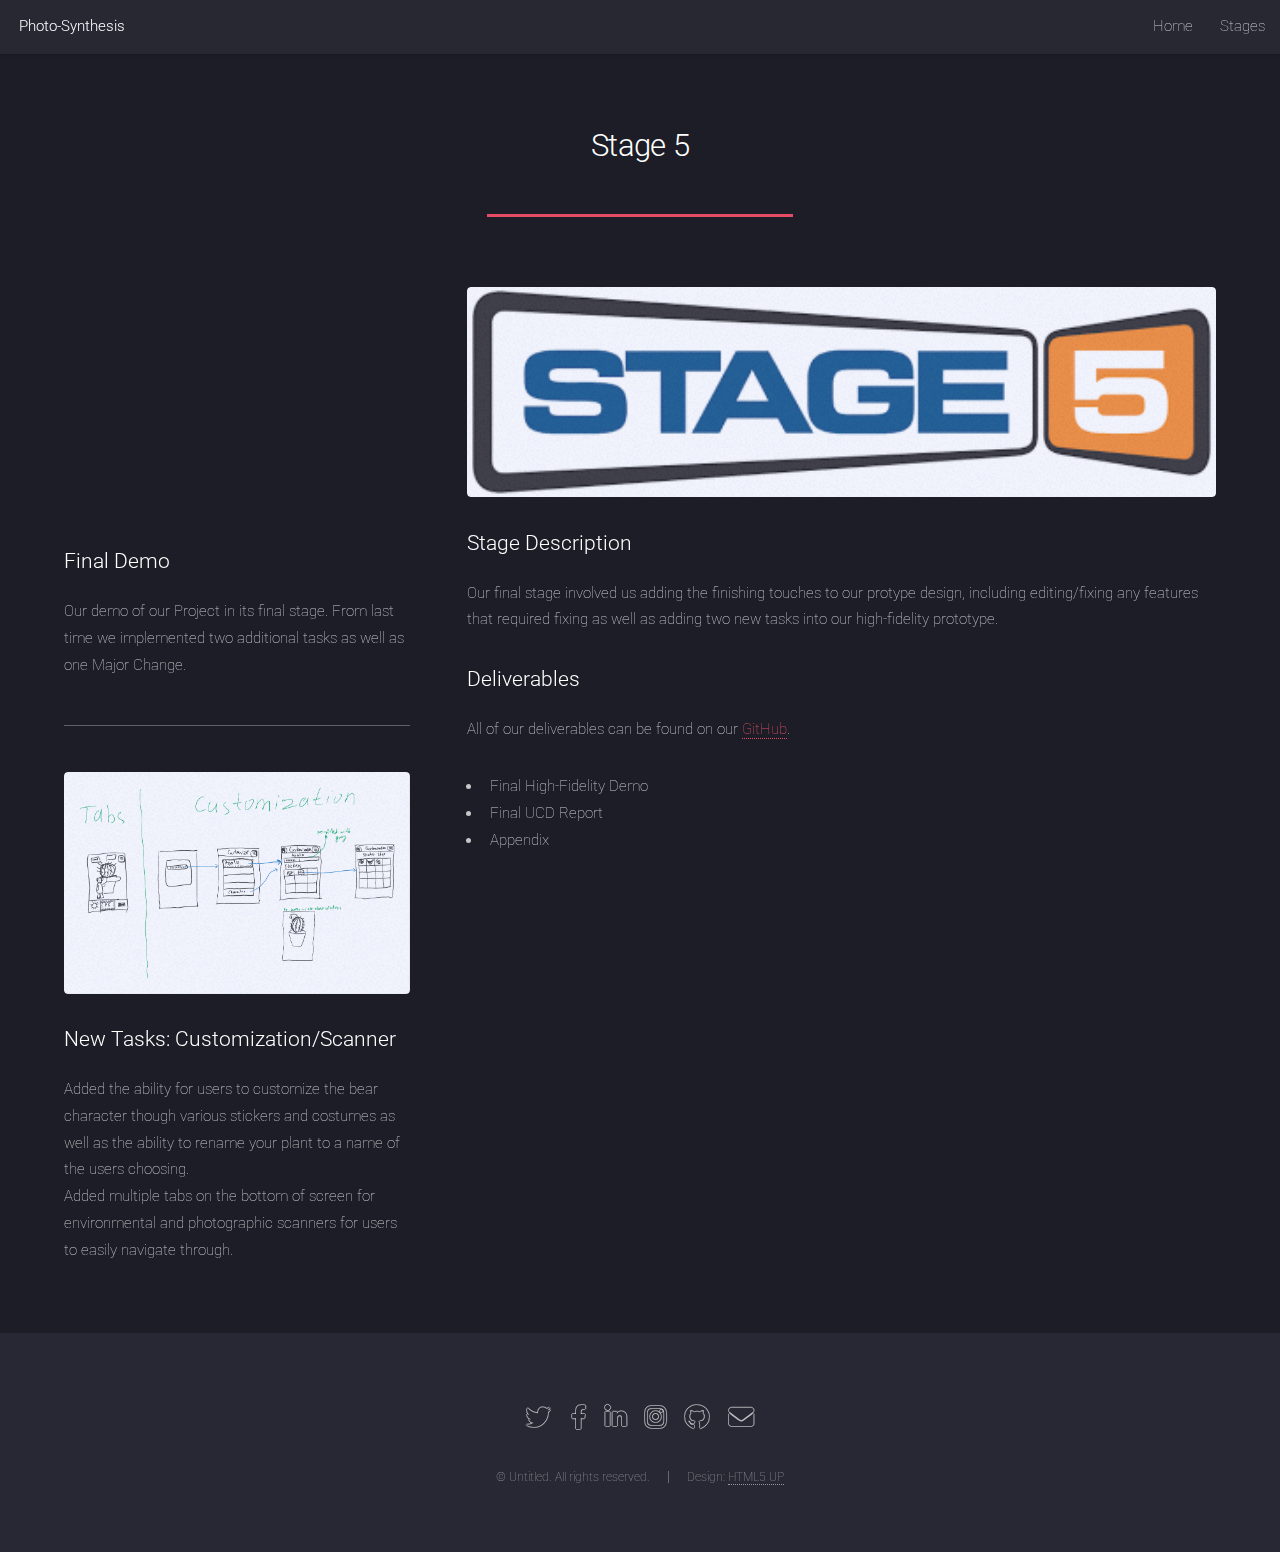
<file: stage_five.html>
<!DOCTYPE HTML>
<!--
	Landed by HTML5 UP
	html5up.net | @ajlkn
	Free for personal and commercial use under the CCA 3.0 license (html5up.net/license)
-->
<html>
	<head>
		<title>Stage 5</title>
		<meta charset="utf-8" />
		<meta name="viewport" content="width=device-width, initial-scale=1, user-scalable=no" />
		<link rel="stylesheet" href="assets/css/main.css" />
		<noscript><link rel="stylesheet" href="assets/css/noscript.css" /></noscript>
	</head>
	<body class="is-preload">
		<div id="page-wrapper">

			<!-- Header -->
				<header id="header">
					<h1 id="logo">Photo-Synthesis</a></h1>
					<nav id="nav">
						<ul>
							<li><a href="index.html">Home</a></li>
							<li>
								<a href="#">Stages</a>
								<ul>
                                    <li><a href="stage_one.html">Stage One</a></li>
									<li><a href="stage_two.html">Stage Two</a></li>
									<li><a href="stage_three.html">Stage Three</a></li>
									<li><a href="stage_four.html">Stage Four</a></li>
									<li><a href="stage_five.html">Stage Five</a></li>
								</ul>
							</li>
							
						</ul>
					</nav>
				</header>

			<!-- Main -->
				<div id="main" class="wrapper style1">
					<div class="container">
						<header class="major">
							<h2>Stage 5</h2>
						</header>
						<div class="row gtr-150">
							<div class="col-4 col-12-medium">

								<!-- Sidebar -->
									<section id="sidebar">
										<section>
											<iframe width="300" height="250" src="https://www.youtube.com/embed/GPZ_UlZqe0Q" frameborder="0" 
											allow="accelerometer; autoplay; clipboard-write; encrypted-media; gyroscope; picture-in-picture" 
											allowfullscreen></iframe>
											<h3>Final Demo</h3>
											<p>Our demo of our Project in its final stage. From last time we implemented two additional tasks as well as one Major Change.
											</p>
										</section>
									</section>
										<hr />
										<section>
											<a href="#" class="image fit"><img src="images/Ana-Whiteboard-Sketch.png" alt="" /></a>
											<h3>New Tasks: Customization/Scanner</h3>
											<p>Added the ability for users to customize the bear character though various stickers and costumes as well as the ability 
												to rename your plant to a name of the users choosing.
												<br>
												Added multiple tabs on the bottom of screen for environmental and photographic scanners for users to easily navigate through. 
												</p>

											
										</section>
									</section>
									
								</section>

							</div>
							<div class="col-8 col-12-medium imp-medium">

								<!-- Content -->
									<section id="content">
										<a href="#" class="image fit"><img src="images/stage5.png" alt="" /></a>
										<h3>Stage Description</h3>
										<p>
											Our final stage involved us adding the finishing touches to our protype design, including editing/fixing any features that required fixing as well
											as adding two new tasks into our high-fidelity prototype. 
										</p>
										<h3>Deliverables</h3>
										<p>All of our deliverables can be found on our <a href="https://github.com/zhichaodou/CPSC481_Project_TeamI/tree/stage_five" target="blank">GitHub</a>.</p>
										<ul>
											<li>Final High-Fidelity Demo</li>
											<li>Final UCD Report</li>								
											<li>Appendix</li>
										</ul>
									</section>

							</div>
						</div>
					</div>
				</div>

			<!-- Footer -->
				<footer id="footer">
					<ul class="icons">
						<li><a href="#" class="icon brands alt fa-twitter"><span class="label">Twitter</span></a></li>
						<li><a href="#" class="icon brands alt fa-facebook-f"><span class="label">Facebook</span></a></li>
						<li><a href="#" class="icon brands alt fa-linkedin-in"><span class="label">LinkedIn</span></a></li>
						<li><a href="#" class="icon brands alt fa-instagram"><span class="label">Instagram</span></a></li>
						<li><a href="#" class="icon brands alt fa-github"><span class="label">GitHub</span></a></li>
						<li><a href="#" class="icon solid alt fa-envelope"><span class="label">Email</span></a></li>
					</ul>
					<ul class="copyright">
						<li>&copy; Untitled. All rights reserved.</li><li>Design: <a href="http://html5up.net">HTML5 UP</a></li>
					</ul>
				</footer>

		</div>

		<!-- Scripts -->
			<script src="assets/js/jquery.min.js"></script>
			<script src="assets/js/jquery.scrolly.min.js"></script>
			<script src="assets/js/jquery.dropotron.min.js"></script>
			<script src="assets/js/jquery.scrollex.min.js"></script>
			<script src="assets/js/browser.min.js"></script>
			<script src="assets/js/breakpoints.min.js"></script>
			<script src="assets/js/util.js"></script>
			<script src="assets/js/main.js"></script>

	</body>
</html>
</file>
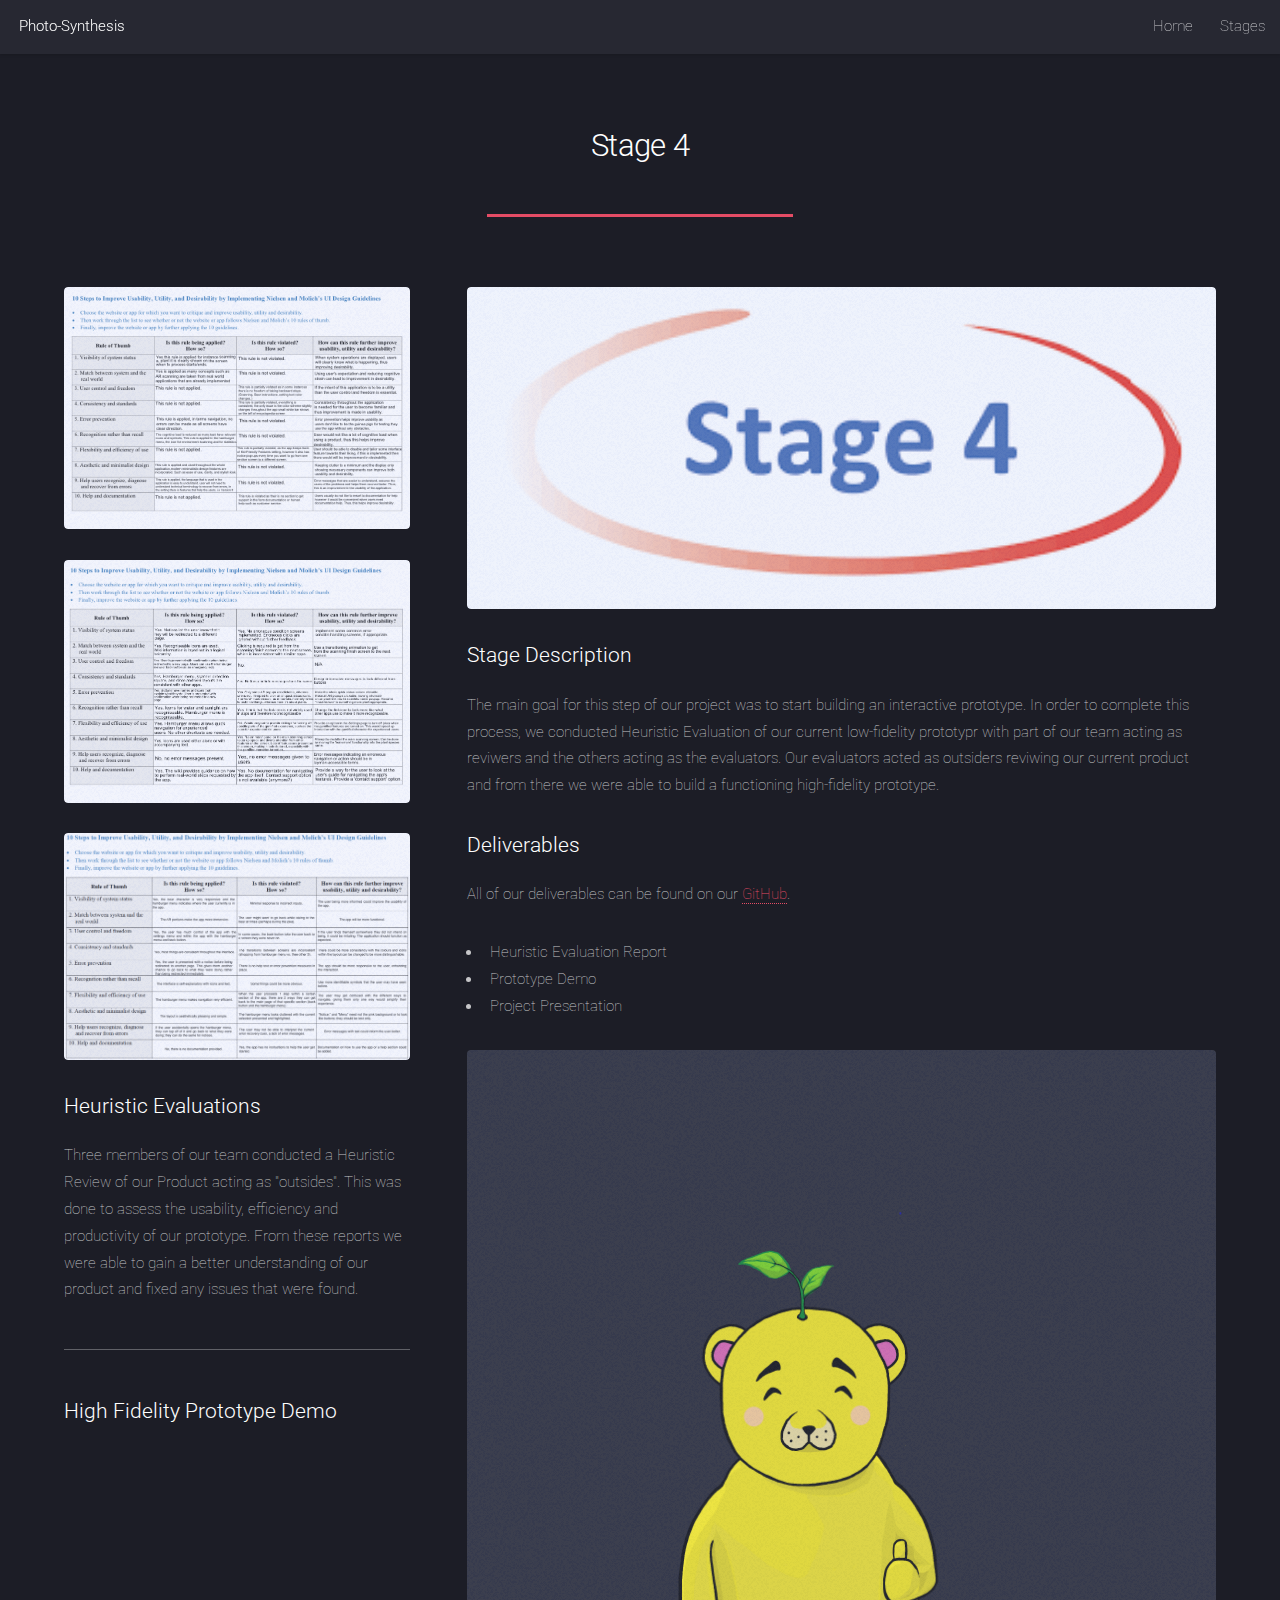
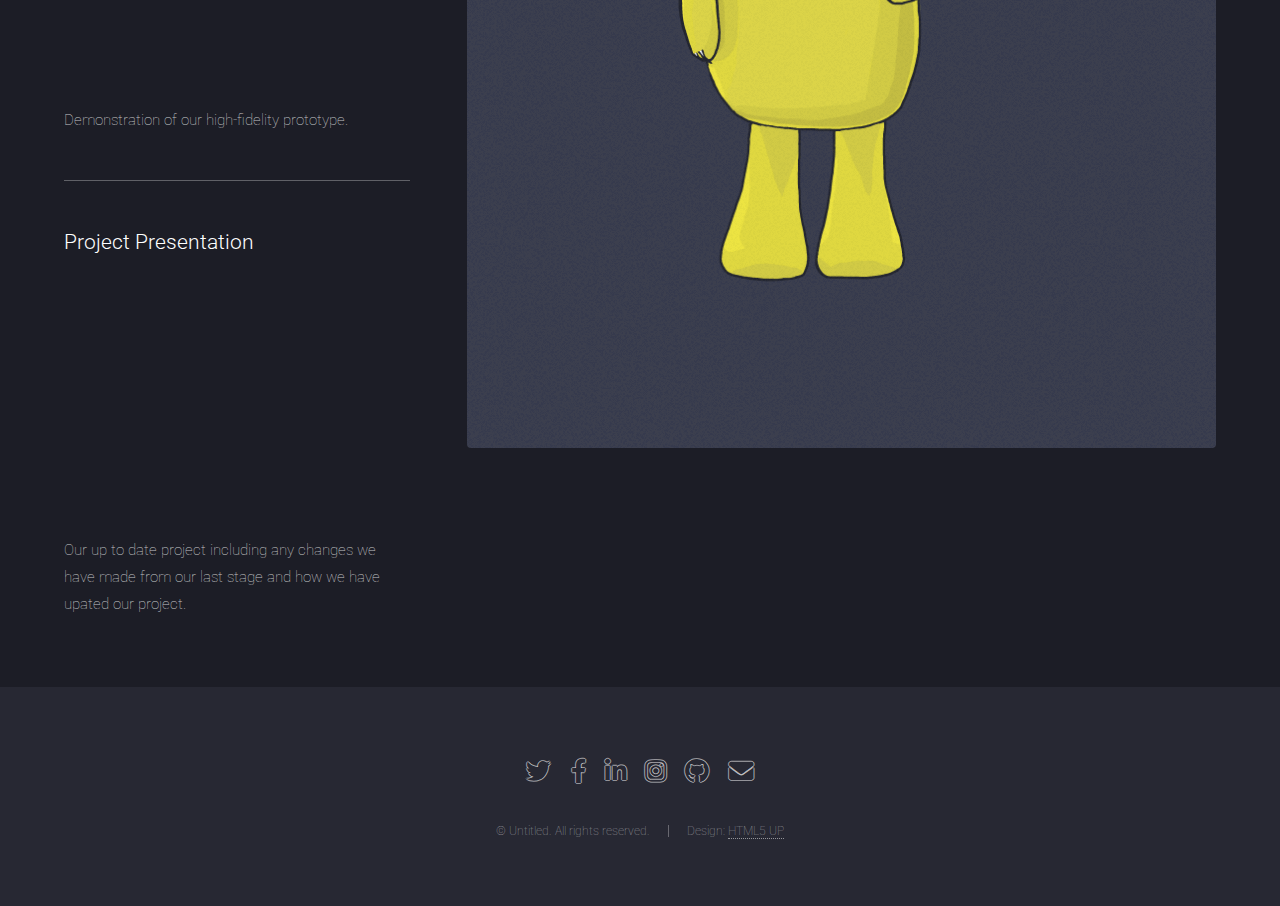
<file: stage_four.html>
<!DOCTYPE HTML>
<!--
	Landed by HTML5 UP
	html5up.net | @ajlkn
	Free for personal and commercial use under the CCA 3.0 license (html5up.net/license)
-->
<html>
	<head>
		<title>Stage 4</title>
		<meta charset="utf-8" />
		<meta name="viewport" content="width=device-width, initial-scale=1, user-scalable=no" />
		<link rel="stylesheet" href="assets/css/main.css" />
		<noscript><link rel="stylesheet" href="assets/css/noscript.css" /></noscript>
	</head>
	<body class="is-preload">
		<div id="page-wrapper">

			<!-- Header -->
				<header id="header">
					<h1 id="logo"><a href="index.html">Photo-Synthesis</a></h1>
					<nav id="nav">
						<ul>
							<li><a href="index.html">Home</a></li>
							<li>
								<a href="#">Stages</a>
								<ul>
									<li><a href="stage_one.html">Stage One</a></li>
									<li><a href="stage_two.html">Stage Two</a></li>
									<li><a href="stage_three.html">Stage Three</a></li>
									<li><a href="stage_four.html">Stage Four</a></li>
									<li><a href="stage_five.html">Stage Five</a></li>	
								</ul>
							</li>
						</ul>
					</nav>
				</header>

			<!-- Main -->
				<div id="main" class="wrapper style1">
					<div class="container">
						<header class="major">
							<h2>Stage 4</h2>
							
						</header>
						<div class="row gtr-150">
							<div class="col-4 col-12-medium">

								<!-- Sidebar -->
									<section id="sidebar">
										<section>
											<a href="#" class="image fit"><img src="images/Heuristic_Ali.png" alt="" /></a>
											<a href="#" class="image fit"><img src="images/Heuristic_An.png" alt="" /></a>
											<a href="#" class="image fit"><img src="images/HeuristicEvaluation_Perjot.png" alt="" /></a>
											<h3>Heuristic Evaluations</h3>
											<p>Three members of our team conducted a Heuristic Review of our Product acting as "outsides". This was done to assess
												the usability, efficiency and productivity of our prototype. From these reports we were able to gain a better understanding of our product and fixed 
												any issues that were found. 
											</p>
										</section>
									</section>
										<hr />
										<section>
											<h3>High Fidelity Prototype Demo</h3>	
											<iframe width="300" height="250" src="https://www.youtube.com/embed/Rh9vy3louLc" frameborder="0" 
											allow="accelerometer; autoplay; clipboard-write; encrypted-media; gyroscope; picture-in-picture"
											 allowfullscreen></iframe>
											 <p>
												 Demonstration of our high-fidelity prototype. 
											 </p>
											
										</section>
									</section>
									<hr />
									<section>
										<h3>Project Presentation</h3>
										<iframe width="300" height="250" src="https://www.youtube.com/embed/KTtjarJ898Y" frameborder="0"
										 allow="accelerometer; autoplay; clipboard-write; encrypted-media; gyroscope; picture-in-picture" 
										 allowfullscreen></iframe>
										 <p>
											 Our up to date project including any changes we have made from our last stage and how we have upated our project. 
										 </p>
										
										
									</section>
									</section>

							</div>
							<div class="col-8 col-12-medium imp-medium">

								<!-- Content -->
								<section id="content">
									<a href="#" class="image fit"><img src="images/stageFour.png" alt="" /></a>
									<h3>Stage Description</h3>
									<p>
										The main goal for this step of our project was to start building an interactive prototype. In order to complete this process, 
										we conducted Heuristic Evaluation of our current low-fidelity prototypr with part of our team acting as reviwers and the others acting as the 
										evaluators. <b></b>
										Our evaluators acted as outsiders reviwing our current product and from there we were able to build a functioning high-fidelity 
										prototype.

									</p>
									<h3>Deliverables</h3>
									<p>All of our deliverables can be found on our <a href=https://github.com/zhichaodou/CPSC481_Project_TeamI/tree/stage_four target="blank">GitHub</a>.</p>
									<ul>
										<li>Heuristic Evaluation Report</li>
										<li>Prototype Demo</li>
										<li>Project Presentation</li>
									</ul>
									<a href="#" class="image fit"><img src="images/happy.png" alt="" /></a>
								</section>

							</div>
						</div>
					</div>
				</div>

			<!-- Footer -->
				<footer id="footer">
					<ul class="icons">
						<li><a href="#" class="icon brands alt fa-twitter"><span class="label">Twitter</span></a></li>
						<li><a href="#" class="icon brands alt fa-facebook-f"><span class="label">Facebook</span></a></li>
						<li><a href="#" class="icon brands alt fa-linkedin-in"><span class="label">LinkedIn</span></a></li>
						<li><a href="#" class="icon brands alt fa-instagram"><span class="label">Instagram</span></a></li>
						<li><a href="#" class="icon brands alt fa-github"><span class="label">GitHub</span></a></li>
						<li><a href="#" class="icon solid alt fa-envelope"><span class="label">Email</span></a></li>
					</ul>
					<ul class="copyright">
						<li>&copy; Untitled. All rights reserved.</li><li>Design: <a href="http://html5up.net">HTML5 UP</a></li>
					</ul>
				</footer>

		</div>

		<!-- Scripts -->
			<script src="assets/js/jquery.min.js"></script>
			<script src="assets/js/jquery.scrolly.min.js"></script>
			<script src="assets/js/jquery.dropotron.min.js"></script>
			<script src="assets/js/jquery.scrollex.min.js"></script>
			<script src="assets/js/browser.min.js"></script>
			<script src="assets/js/breakpoints.min.js"></script>
			<script src="assets/js/util.js"></script>
			<script src="assets/js/main.js"></script>

	</body>
</html>
</file>
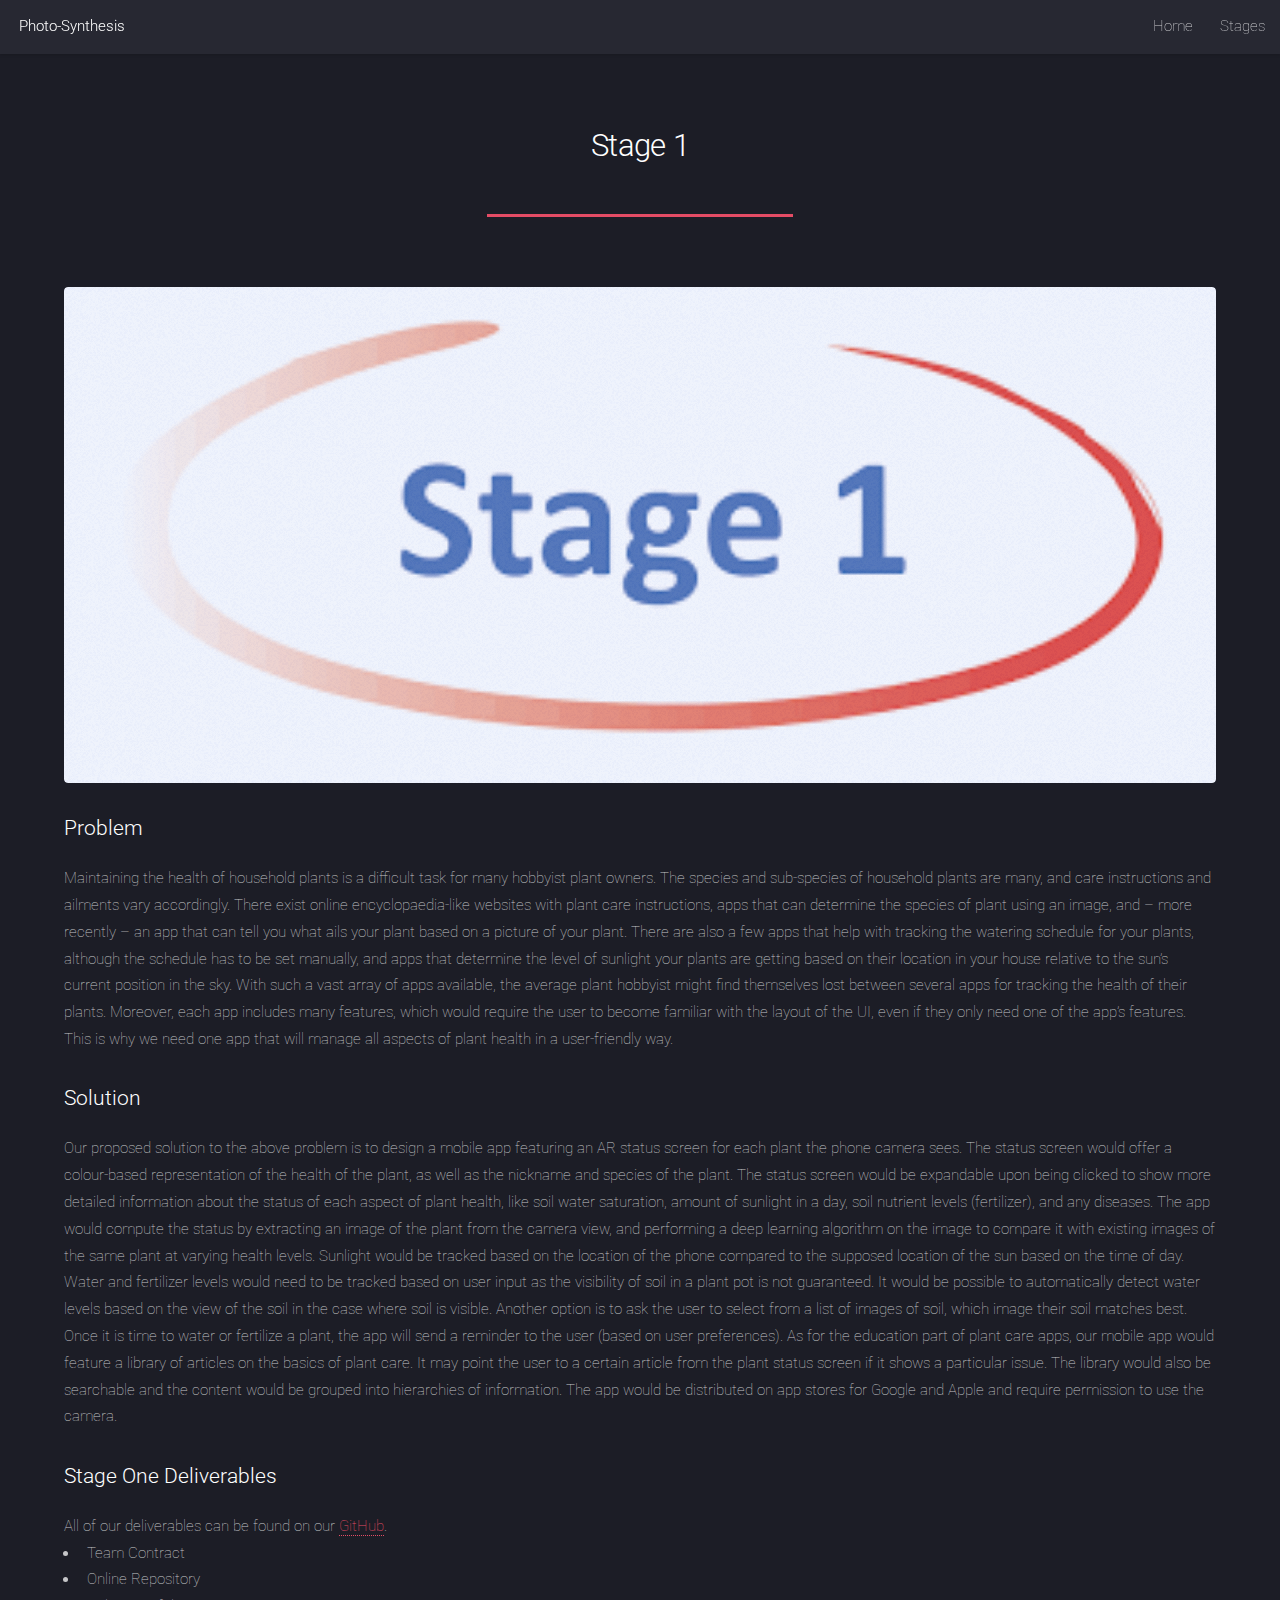
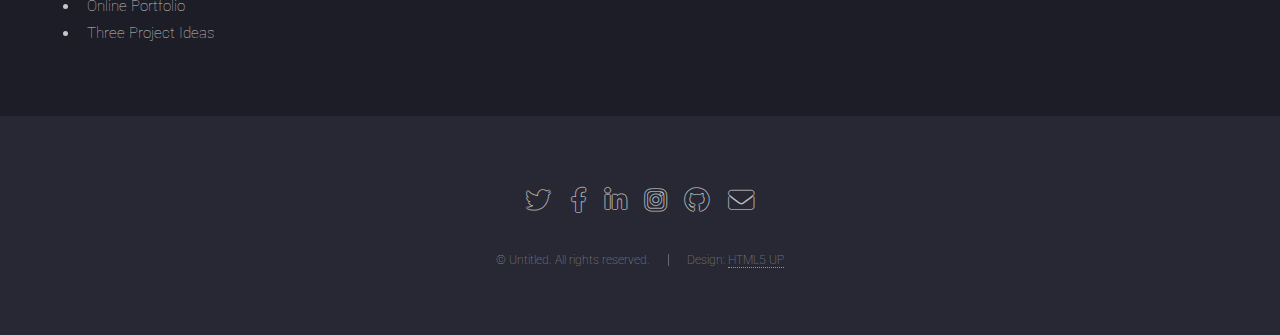
<file: stage_one.html>
<!DOCTYPE HTML>
<!--
	Landed by HTML5 UP
	html5up.net | @ajlkn
	Free for personal and commercial use under the CCA 3.0 license (html5up.net/license)
-->
<html>
	<head>
		<title>No Sidebar - Landed by HTML5 UP</title>
		<meta charset="utf-8" />
		<meta name="viewport" content="width=device-width, initial-scale=1, user-scalable=no" />
		<link rel="stylesheet" href="assets/css/main.css" />
		<noscript><link rel="stylesheet" href="assets/css/noscript.css" /></noscript>
	</head>
	<body class="is-preload">
		<div id="page-wrapper">

			<!-- Header -->
				<header id="header">
					<h1 id="logo">Photo-Synthesis</a></h1>
					<nav id="nav">
						<ul>
							<li><a href="index.html">Home</a></li>
							<li>
								<a href="#">Stages</a>
								<ul>
									<li><a href="stage_one.html">Stage One</a></li>
									<li><a href="stage_two.html">Stage Two</a></li>
									<li><a href="stage_three.html">Stage Three</a></li>
									<li><a href="stage_four.html">Stage Four</a></li>
									<li><a href="stage_five.html">Stage Five</a></li>
								</ul>
							</li>
		
						</ul>
					</nav>
				</header>

			<!-- Main -->
				<div id="main" class="wrapper style1">
					<div class="container">
						<header class="major">
							<h2>Stage 1</h2>
							
						</header>

						<!-- Content -->
							<section id="content">
								<a href="#" class="image fit"><img src="images/one.png" alt="" /></a> <!-- Temporary Image-->
								<h3>Problem</h3>
								<p>Maintaining the health of household plants is a difficult task for many hobbyist plant owners. The species and sub-species of household plants are many, and care instructions and ailments vary accordingly. There exist online encyclopaedia-like websites with plant care instructions, apps that can determine the species of plant using an image, and – more recently – an app that can tell you what ails your plant based on a picture of your plant. There are also a few apps that help with tracking the watering schedule for your plants, although the schedule has to be set manually, and apps that determine the level of sunlight your plants are getting based on their location in your house relative to the sun’s current position in the sky. With such a vast array of apps available, the average plant hobbyist might find themselves lost between several apps for tracking the health of their plants. Moreover, each app includes many features, which would require the user to become familiar with the layout of the UI, even if they only need one of the app’s features. 
									This is why we need one app that will manage all aspects of plant health in a user-friendly way.</p>
								<h3>Solution</h3>
								<p>Our proposed solution to the above problem is to design a mobile app featuring an AR status screen for each plant the phone camera sees. The status screen would offer a colour-based representation of the health of the plant, as well as the nickname and species of the plant. The status screen would be expandable upon being clicked to show more detailed information about the status of each aspect of plant health, like soil water saturation, amount of sunlight in a day, soil nutrient levels (fertilizer), and any diseases. The app would compute the status by extracting an image of the plant from the camera view, and performing a deep learning algorithm on the image to compare it with existing images of the same plant at varying health levels. Sunlight would be tracked based on the location of the phone compared to the supposed location of the sun based on the time of day. Water and fertilizer levels would need to be tracked based on user input as the visibility of soil in a plant pot is not guaranteed. It would be possible to automatically detect water levels based on the view of the soil in the case where soil is visible. Another option is to ask the user to select from a list of images of soil, which image their soil matches best. Once it is time to water or fertilize a plant, the app will send a reminder to the user (based on user preferences). As for the education part of plant care apps, our mobile app would feature a library of articles on the basics of plant care. It may point the user to a certain article from the plant status screen if it shows a particular issue. The library would also be searchable and the content would be grouped into hierarchies of information. 
									The app would be distributed on app stores for Google and Apple and require permission to use the camera.</p>
								<h3>Stage One Deliverables</h3>
								All of our deliverables can be found on our <a href="https://github.com/zhichaodou/CPSC481_Project_TeamI/tree/stage_one" target="blank">GitHub</a>.
								<ul>
									<li>Team Contract</li>
									<li>Online Repository</li>
									<li>Online Portfolio</li>
									<li>Three Project Ideas</li>
								</ul>
							</section>

					</div>
				</div>

			<!-- Footer -->
				<footer id="footer">
					<ul class="icons">
						<li><a href="#" class="icon brands alt fa-twitter"><span class="label">Twitter</span></a></li>
						<li><a href="#" class="icon brands alt fa-facebook-f"><span class="label">Facebook</span></a></li>
						<li><a href="#" class="icon brands alt fa-linkedin-in"><span class="label">LinkedIn</span></a></li>
						<li><a href="#" class="icon brands alt fa-instagram"><span class="label">Instagram</span></a></li>
						<li><a href="#" class="icon brands alt fa-github"><span class="label">GitHub</span></a></li>
						<li><a href="#" class="icon solid alt fa-envelope"><span class="label">Email</span></a></li>
					</ul>
					<ul class="copyright">
						<li>&copy; Untitled. All rights reserved.</li><li>Design: <a href="http://html5up.net">HTML5 UP</a></li>
					</ul>
				</footer>

		</div>

		<!-- Scripts -->
			<script src="assets/js/jquery.min.js"></script>
			<script src="assets/js/jquery.scrolly.min.js"></script>
			<script src="assets/js/jquery.dropotron.min.js"></script>
			<script src="assets/js/jquery.scrollex.min.js"></script>
			<script src="assets/js/browser.min.js"></script>
			<script src="assets/js/breakpoints.min.js"></script>
			<script src="assets/js/util.js"></script>
			<script src="assets/js/main.js"></script>

	</body>
</html>
</file>
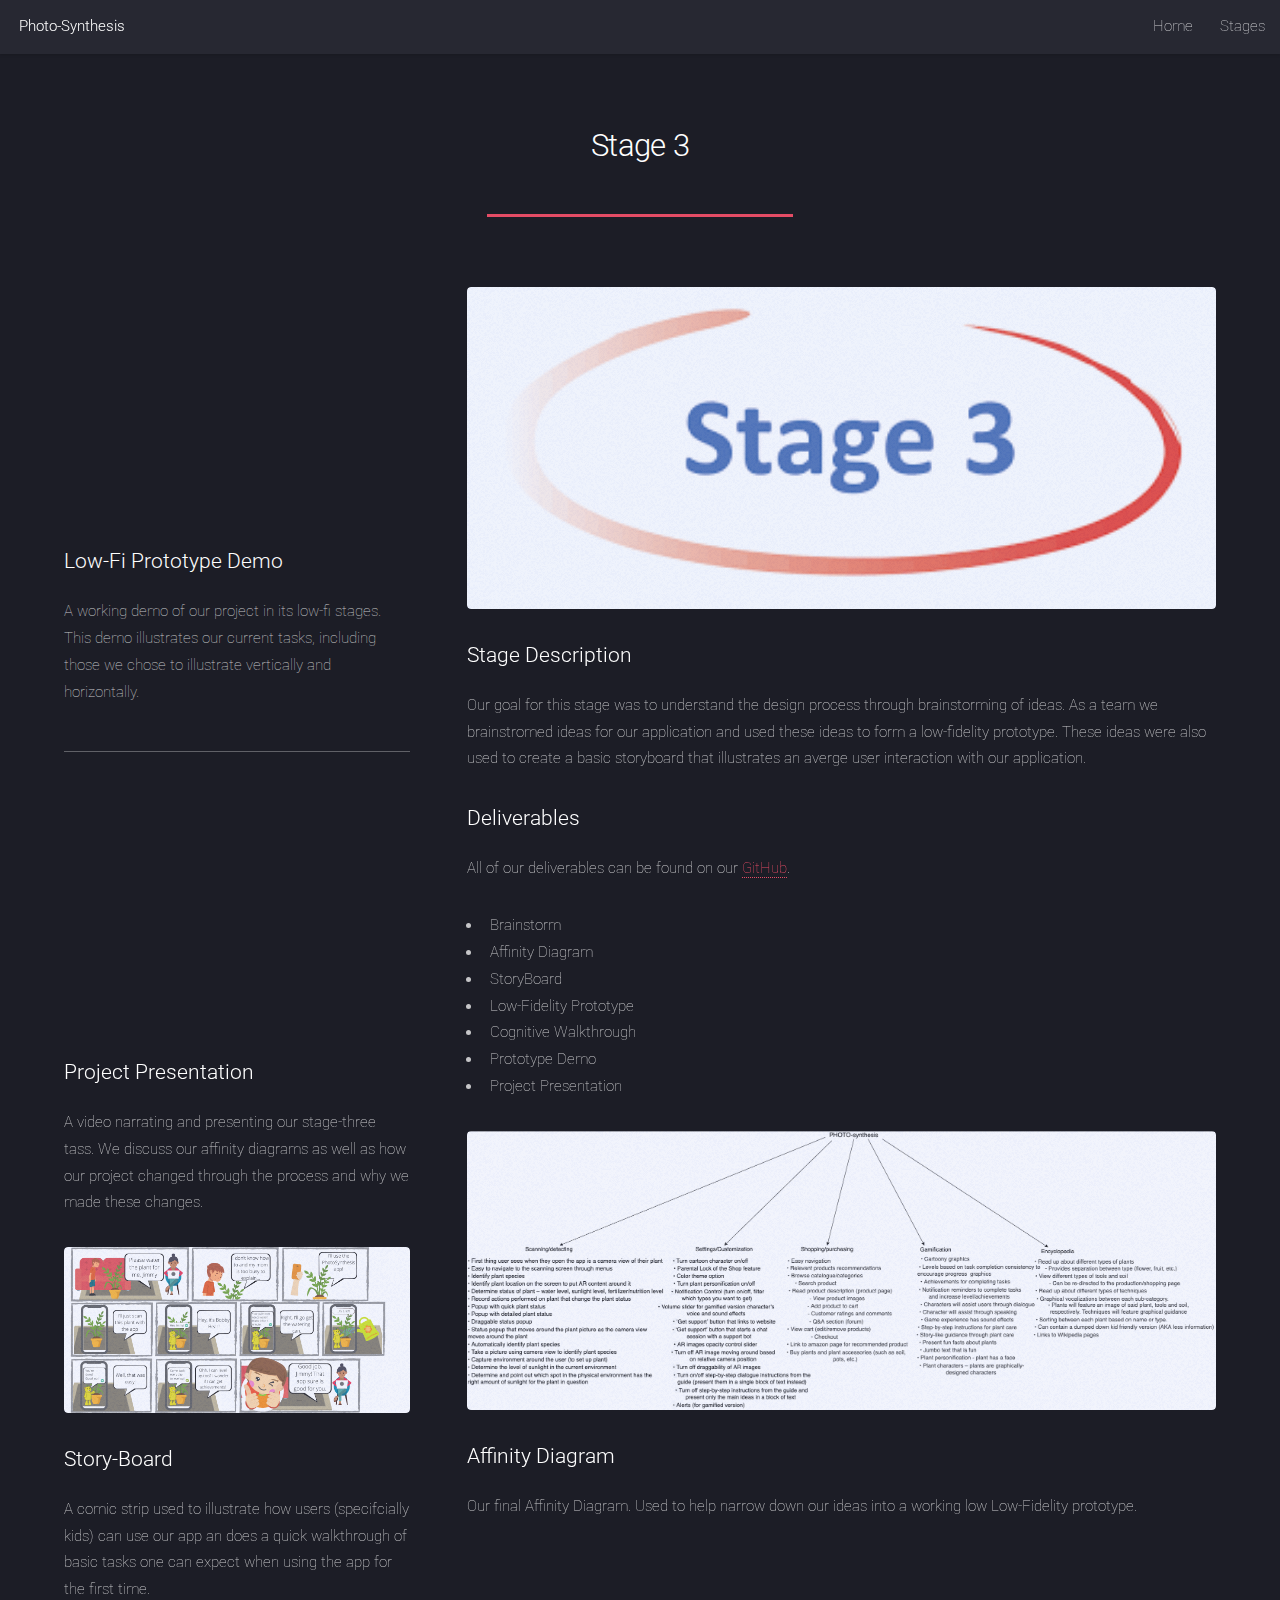
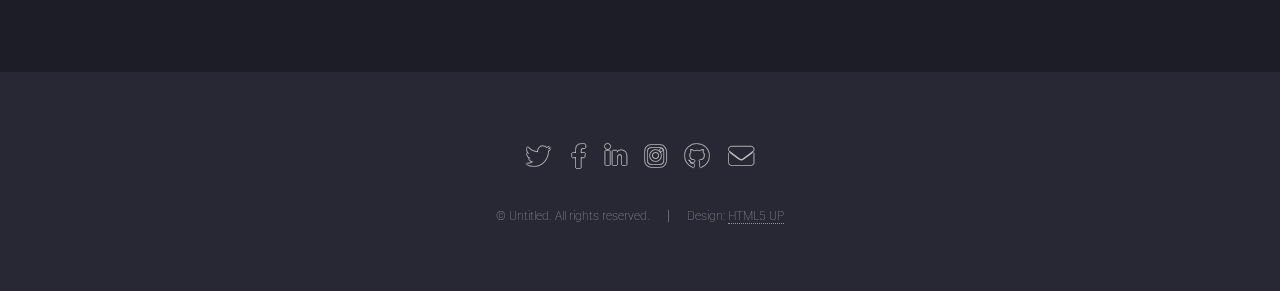
<file: stage_three.html>
<!DOCTYPE HTML>
<!--
	Landed by HTML5 UP
	html5up.net | @ajlkn
	Free for personal and commercial use under the CCA 3.0 license (html5up.net/license)
-->
<html>
	<head>
		<title>Stage 3</title>
		<meta charset="utf-8" />
		<meta name="viewport" content="width=device-width, initial-scale=1, user-scalable=no" />
		<link rel="stylesheet" href="assets/css/main.css" />
		<noscript><link rel="stylesheet" href="assets/css/noscript.css" /></noscript>
	</head>
	<body class="is-preload">
		<div id="page-wrapper">

			<!-- Header -->
				<header id="header">
					<h1 id="logo"><a href="index.html">Photo-Synthesis</a></h1>
					<nav id="nav">
						<ul>
							<li><a href="index.html">Home</a></li>
							<li>
								<a href="#">Stages</a>
								<ul>
									<li><a href="stage_one.html">Stage One</a></li>
									<li><a href="stage_two.html">Stage Two</a></li>
									<li><a href="stage_three.html">Stage Three</a></li>
									<li><a href="stage_four.html">Stage Four</a></li>
									<li><a href="stage_five.html">Stage Five</a></li>
									
								</ul>
							</li>
							
						</ul>
					</nav>
				</header>

			<!-- Main -->
				<div id="main" class="wrapper style1">
					<div class="container">
						<header class="major">
							<h2>Stage 3</h2>
							
						</header>
						<div class="row gtr-150">
							<div class="col-4 col-12-medium">

								<!-- Sidebar -->
								<section id="sidebar">
									<section>
										<iframe width="300" height="250" src="https://www.youtube.com/embed/7pwCr0pPHEI" 
										frameborder="0" allow="accelerometer; autoplay; clipboard-write; encrypted-media; 
										gyroscope; picture-in-picture" allowfullscreen></iframe>
										<h3>Low-Fi Prototype Demo</h3>
										<p>A working demo of our project in its low-fi stages. <b>

										</b>
											This demo illustrates our current tasks, including those we chose to 
											illustrate vertically and horizontally. 
										</p>
									</section>
								</section>
									<hr />
									<section>
										<iframe width="300" height="250" src="https://www.youtube.com/embed/2l1TW8aZ3e0" frameborder="0" 
										allow="accelerometer; autoplay; clipboard-write; encrypted-media; gyroscope; picture-in-picture" 
										allowfullscreen></iframe>
										<h3>Project Presentation</h3>
										<p>A video narrating and presenting our stage-three tass. We discuss our affinity diagrams as well as how
											our project changed through the process and why we made these changes.
										</p>
										
									</section>
								</section>
								<section>
									<a href="#" class="image fit"><img src="images/comic.png" /></a>
									<h3>Story-Board</h3>
									<p> A comic strip used to illustrate how users (specifcially kids) can use our app an does a quick walkthrough of 
										basic tasks one can expect when using the app for the first time. 
									</p>
								</section>
							</section>

							</div>
							<div class="col-8 col-12-medium imp-medium">

								<!-- Content -->
								<section id="content">
									<a href="#" class="image fit"><img src="images/three.png" alt="" /></a>
									<h3>Stage Description</h3>
									<p>
										Our goal for this stage was to understand the design process through brainstorming of ideas. As a team we brainstromed ideas for our application 
										and used these ideas to form a low-fidelity prototype. 
										These ideas were also used to create a basic storyboard that illustrates an averge user interaction with our application. 
									</p>
									<h3>Deliverables</h3>
									<p>All of our deliverables can be found on our <a href=https://github.com/zhichaodou/CPSC481_Project_TeamI/tree/stage_three target="blank">GitHub</a>.</p>
									<ul>
										<li>Brainstorm</li>
										<li>Affinity Diagram</li>
										<li>StoryBoard</li>
										<li>Low-Fidelity Prototype</li>
										<li>Cognitive Walkthrough</li>
										<li>Prototype Demo</li>
										<li>Project Presentation</li>
									</ul>
									<a href="#" class="image fit"><img src="images/AffinityDiagram.png" alt="" /></a>
									<h3>Affinity Diagram</h3>
									<p>
										Our final Affinity Diagram. Used to help narrow down our ideas into a working low Low-Fidelity prototype. 
									</p>

								</section>

							</div>
						</div>
					</div>
				</div>

			<!-- Footer -->
				<footer id="footer">
					<ul class="icons">
						<li><a href="#" class="icon brands alt fa-twitter"><span class="label">Twitter</span></a></li>
						<li><a href="#" class="icon brands alt fa-facebook-f"><span class="label">Facebook</span></a></li>
						<li><a href="#" class="icon brands alt fa-linkedin-in"><span class="label">LinkedIn</span></a></li>
						<li><a href="#" class="icon brands alt fa-instagram"><span class="label">Instagram</span></a></li>
						<li><a href="#" class="icon brands alt fa-github"><span class="label">GitHub</span></a></li>
						<li><a href="#" class="icon solid alt fa-envelope"><span class="label">Email</span></a></li>
					</ul>
					<ul class="copyright">
						<li>&copy; Untitled. All rights reserved.</li><li>Design: <a href="http://html5up.net">HTML5 UP</a></li>
					</ul>
				</footer>

			</div>

		<!-- Scripts -->
			<script src="assets/js/jquery.min.js"></script>
			<script src="assets/js/jquery.scrolly.min.js"></script>
			<script src="assets/js/jquery.dropotron.min.js"></script>
			<script src="assets/js/jquery.scrollex.min.js"></script>
			<script src="assets/js/browser.min.js"></script>
			<script src="assets/js/breakpoints.min.js"></script>
			<script src="assets/js/util.js"></script>
			<script src="assets/js/main.js"></script>

	</body>
</html>
</file>
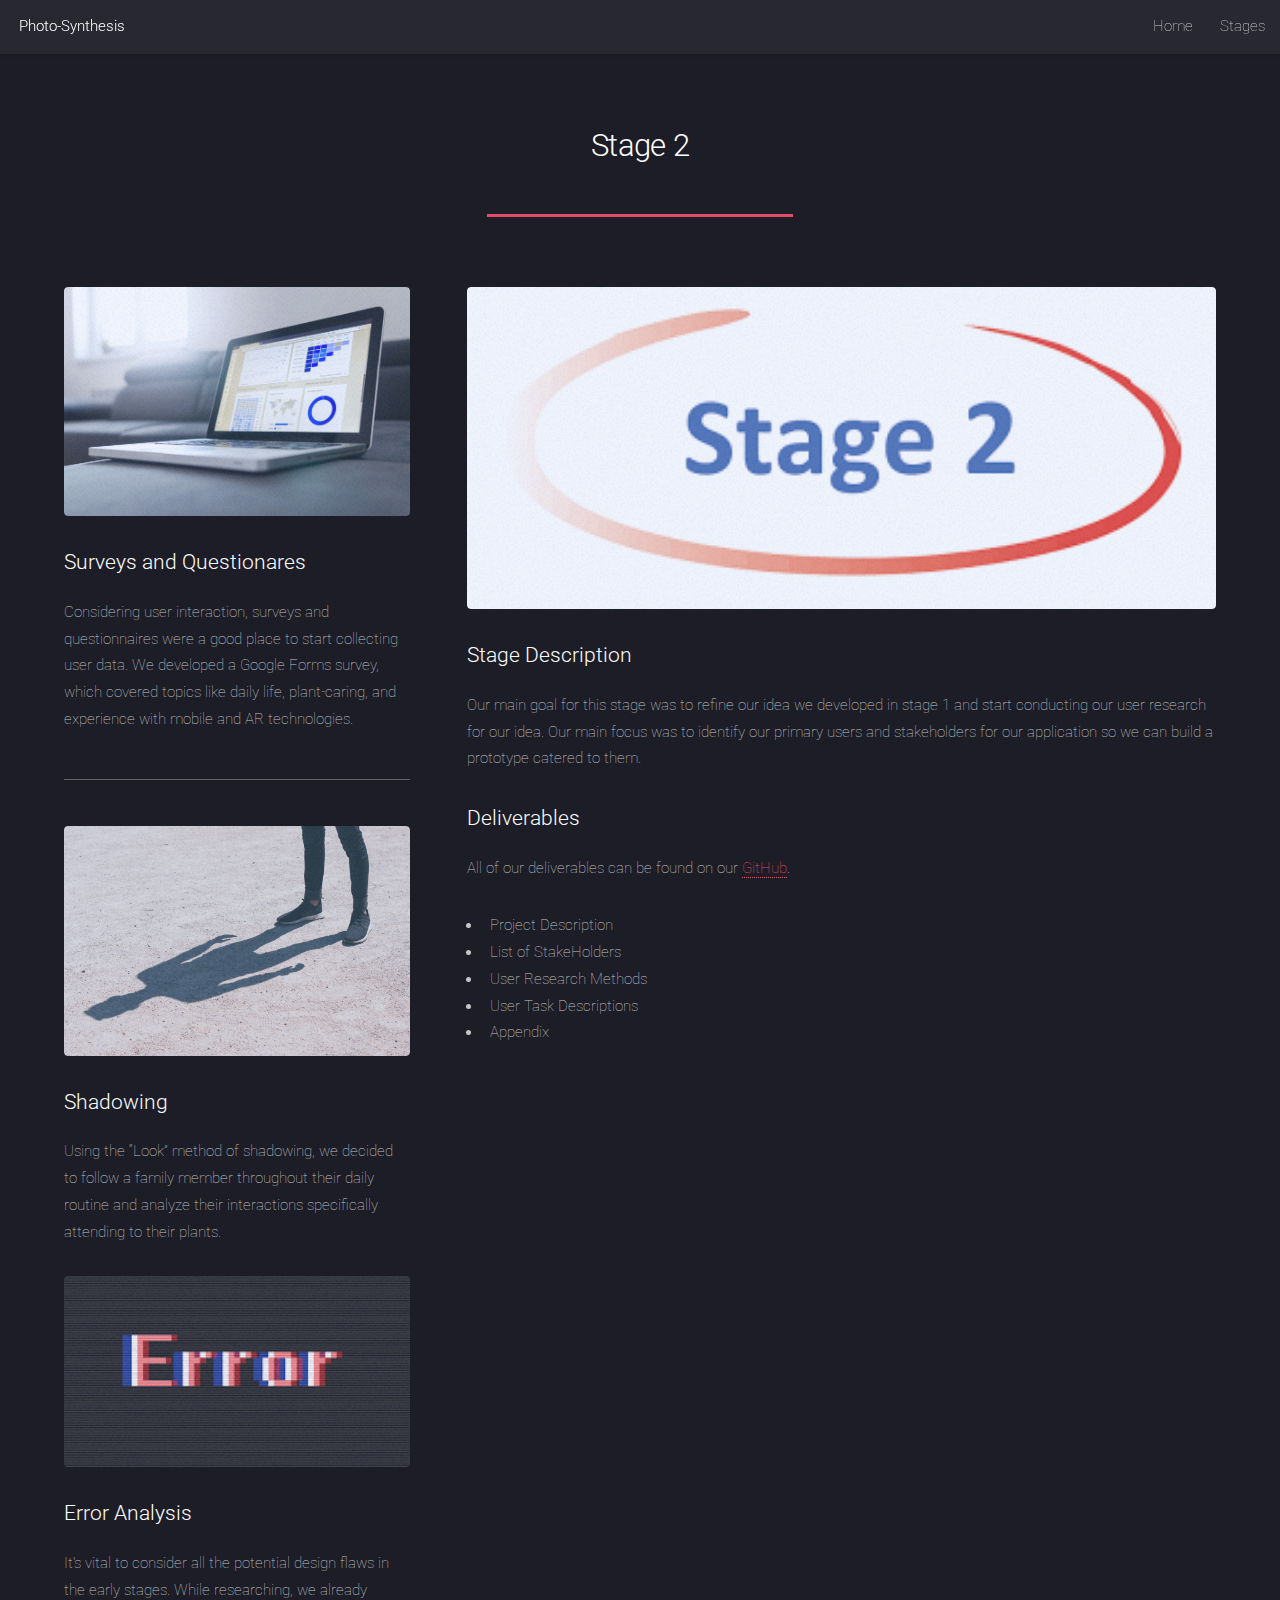
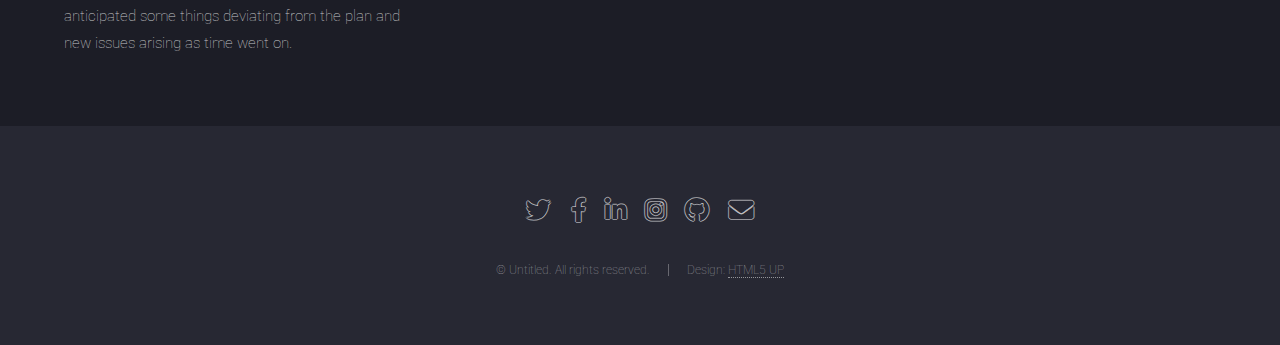
<file: stage_two.html>
<!DOCTYPE HTML>
<!--
	Landed by HTML5 UP
	html5up.net | @ajlkn
	Free for personal and commercial use under the CCA 3.0 license (html5up.net/license)
-->
<html>
	<head>
		<title>Stage 2</title>
		<meta charset="utf-8" />
		<meta name="viewport" content="width=device-width, initial-scale=1, user-scalable=no" />
		<link rel="stylesheet" href="assets/css/main.css" />
		<noscript><link rel="stylesheet" href="assets/css/noscript.css" /></noscript>
	</head>
	<body class="is-preload">
		<div id="page-wrapper">

			<!-- Header -->
				<header id="header">
					<h1 id="logo">Photo-Synthesis</a></h1>
					<nav id="nav">
						<ul>
							<li><a href="index.html">Home</a></li>
							<li>
								<a href="#">Stages</a>
								<ul>
                                    <li><a href="stage_one.html">Stage One</a></li>
									<li><a href="stage_two.html">Stage Two</a></li>
									<li><a href="stage_three.html">Stage Three</a></li>
									<li><a href="stage_four.html">Stage Four</a></li>
									<li><a href="stage_five.html">Stage Five</a></li>
								</ul>
							</li>
							
						</ul>
					</nav>
				</header>

			<!-- Main -->
				<div id="main" class="wrapper style1">
					<div class="container">
						<header class="major">
							<h2>Stage 2</h2>
						</header>
						<div class="row gtr-150">
							<div class="col-4 col-12-medium">

								<!-- Sidebar -->
									<section id="sidebar">
										<section>
											<a href="#" class="image fit"><img src="images/survey.jpg" alt="" /></a>
											<h3>Surveys and Questionares</h3>
											<p>Considering user interaction, surveys and questionnaires were a good place to start collecting user data. We developed a Google Forms survey, which covered topics like daily life, plant-caring, and experience with mobile and AR technologies.</p>
										</section>
									</section>
										<hr />
										<section>
											<a href="#" class="image fit"><img src="images/shadow.jpg" alt="" /></a>
											<h3>Shadowing</h3>
											<p>Using the “Look” method of shadowing, we decided to follow a family member throughout their daily routine and analyze their interactions specifically attending to their plants. </p>
											
										</section>
									</section>
									<section>
										<a href="#" class="image fit"><img src="images/error.jpg" alt="" /></a>
										<h3>Error Analysis</h3>
										<p>It's vital to consider all the potential design flaws in the early stages. While researching, we already anticipated some things deviating from the plan and new issues arising as time went on. </p>
									</section>
								</section>

							</div>
							<div class="col-8 col-12-medium imp-medium">

								<!-- Content -->
									<section id="content">
										<a href="#" class="image fit"><img src="images/two.png" alt="" /></a>
										<h3>Stage Description</h3>
										<p>
											Our main goal for this stage was to refine our idea we developed in stage 1 and start conducting our user research for our idea. 
											Our main focus was to identify our primary users and stakeholders for our application so we can build a prototype catered to them.
										</p>
										<h3>Deliverables</h3>
										<p>All of our deliverables can be found on our <a href="https://github.com/zhichaodou/CPSC481_Project_TeamI/tree/stage_two" target="blank">GitHub</a>.</p>
										<ul>
											<li>Project Description</li>
											<li>List of StakeHolders</li>
											<li>User Research Methods</li>
											<li>User Task Descriptions</li>
											<li>Appendix</li>
										</ul>
									</section>

							</div>
						</div>
					</div>
				</div>

			<!-- Footer -->
				<footer id="footer">
					<ul class="icons">
						<li><a href="#" class="icon brands alt fa-twitter"><span class="label">Twitter</span></a></li>
						<li><a href="#" class="icon brands alt fa-facebook-f"><span class="label">Facebook</span></a></li>
						<li><a href="#" class="icon brands alt fa-linkedin-in"><span class="label">LinkedIn</span></a></li>
						<li><a href="#" class="icon brands alt fa-instagram"><span class="label">Instagram</span></a></li>
						<li><a href="#" class="icon brands alt fa-github"><span class="label">GitHub</span></a></li>
						<li><a href="#" class="icon solid alt fa-envelope"><span class="label">Email</span></a></li>
					</ul>
					<ul class="copyright">
						<li>&copy; Untitled. All rights reserved.</li><li>Design: <a href="http://html5up.net">HTML5 UP</a></li>
					</ul>
				</footer>

		</div>

		<!-- Scripts -->
			<script src="assets/js/jquery.min.js"></script>
			<script src="assets/js/jquery.scrolly.min.js"></script>
			<script src="assets/js/jquery.dropotron.min.js"></script>
			<script src="assets/js/jquery.scrollex.min.js"></script>
			<script src="assets/js/browser.min.js"></script>
			<script src="assets/js/breakpoints.min.js"></script>
			<script src="assets/js/util.js"></script>
			<script src="assets/js/main.js"></script>

	</body>
</html>
</file>
<file: assets/css/noscript.css>
/*
	Landed by HTML5 UP
	html5up.net | @ajlkn
	Free for personal and commercial use under the CCA 3.0 license (html5up.net/license)
*/

/* Loader */

	body.landing.is-preload:before {
		display: none;
	}

	body.landing.is-preload:after {
		display: none;
	}
</file>
<file: assets/css/main.css>
@import url("fontawesome-all.min.css");
@import url("https://fonts.googleapis.com/css?family=Roboto:100,300,100italic,300italic");

/*
	Landed by HTML5 UP
	html5up.net | @ajlkn
	Free for personal and commercial use under the CCA 3.0 license (html5up.net/license)
*/

html, body, div, span, applet, object,
iframe, h1, h2, h3, h4, h5, h6, p, blockquote,
pre, a, abbr, acronym, address, big, cite,
code, del, dfn, em, img, ins, kbd, q, s, samp,
small, strike, strong, sub, sup, tt, var, b,
u, i, center, dl, dt, dd, ol, ul, li, fieldset,
form, label, legend, table, caption, tbody,
tfoot, thead, tr, th, td, article, aside,
canvas, details, embed, figure, figcaption,
footer, header, hgroup, menu, nav, output, ruby,
section, summary, time, mark, audio, video {
	margin: 0;
	padding: 0;
	border: 0;
	font-size: 100%;
	font: inherit;
	vertical-align: baseline;}

article, aside, details, figcaption, figure,
footer, header, hgroup, menu, nav, section {
	display: block;}

body {
	line-height: 1;
}

ol, ul {
	list-style: none;
}

blockquote, q {
	quotes: none;
}

	blockquote:before, blockquote:after, q:before, q:after {
		content: '';
		content: none;
	}

table {
	border-collapse: collapse;
	border-spacing: 0;
}

body {
	-webkit-text-size-adjust: none;
}

mark {
	background-color: transparent;
	color: inherit;
}

input::-moz-focus-inner {
	border: 0;
	padding: 0;
}

input, select, textarea {
	-moz-appearance: none;
	-webkit-appearance: none;
	-ms-appearance: none;
	appearance: none;
}

/* Basic */

	html {
		box-sizing: border-box;
	}

	*, *:before, *:after {
		box-sizing: inherit;
	}

	html, body {
		background: #1c1d26;
	}

	body.is-preload *, body.is-preload *:before, body.is-preload *:after {
		-moz-animation: none !important;
		-webkit-animation: none !important;
		-ms-animation: none !important;
		animation: none !important;
		-moz-transition: none !important;
		-webkit-transition: none !important;
		-ms-transition: none !important;
		transition: none !important;
	}

	body, input, select, textarea {
		color: rgba(255, 255, 255, 0.75);
		font-family: "Roboto", Helvetica, sans-serif;
		font-size: 15pt;
		font-weight: 100;
		line-height: 1.75em;
	}

	a {
		-moz-transition: border-color 0.2s ease-in-out, color 0.2s ease-in-out;
		-webkit-transition: border-color 0.2s ease-in-out, color 0.2s ease-in-out;
		-ms-transition: border-color 0.2s ease-in-out, color 0.2s ease-in-out;
		transition: border-color 0.2s ease-in-out, color 0.2s ease-in-out;
		border-bottom: dotted 1px;
		color: #e44c65;
		text-decoration: none;
	}

		a:hover {
			color: #e44c65 !important;
			border-bottom-color: transparent;
		}

	strong, b {
		color: #ffffff;
		font-weight: 300;
	}

	em, i {
		font-style: italic;
	}

	p {
		margin: 0 0 2em 0;
	}

	h1, h2, h3, h4, h5, h6 {
		color: #ffffff;
		font-weight: 300;
		line-height: 1em;
		margin: 0 0 1em 0;
	}

		h1 a, h2 a, h3 a, h4 a, h5 a, h6 a {
			color: inherit;
			border: 0;
		}

	h2 {
		font-size: 2em;
		line-height: 1.5em;
		letter-spacing: -0.025em;
	}

	h3 {
		font-size: 1.35em;
		line-height: 1.5em;
	}

	h4 {
		font-size: 1.1em;
		line-height: 1.5em;
	}

	h5 {
		font-size: 0.9em;
		line-height: 1.5em;
	}

	h6 {
		font-size: 0.7em;
		line-height: 1.5em;
	}

	sub {
		font-size: 0.8em;
		position: relative;
		top: 0.5em;
	}

	sup {
		font-size: 0.8em;
		position: relative;
		top: -0.5em;
	}

	hr {
		border: 0;
		border-bottom: solid 1px rgba(255, 255, 255, 0.3);
		margin: 3em 0;
	}

		hr.major {
			margin: 4em 0;
		}

	blockquote {
		border-left: solid 4px rgba(255, 255, 255, 0.3);
		font-style: italic;
		margin: 0 0 2em 0;
		padding: 0.5em 0 0.5em 2em;
	}

	code {
		background: rgba(255, 255, 255, 0.075);
		border-radius: 4px;
		font-family: "Courier New", monospace;
		font-size: 0.9em;
		margin: 0 0.25em;
		padding: 0.25em 0.65em;
	}

	pre {
		-webkit-overflow-scrolling: touch;
		font-family: "Courier New", monospace;
		font-size: 0.9em;
		margin: 0 0 2em 0;
	}

		pre code {
			display: block;
			line-height: 1.75em;
			padding: 1em 1.5em;
			overflow-x: auto;
		}

	.align-left {
		text-align: left;
	}

	.align-center {
		text-align: center;
	}

	.align-right {
		text-align: right;
	}

/* Loader */

	@-moz-keyframes spinner-show {
		0% {
			opacity: 0;
		}

		100% {
			opacity: 1;
		}
	}

	@-webkit-keyframes spinner-show {
		0% {
			opacity: 0;
		}

		100% {
			opacity: 1;
		}
	}

	@-ms-keyframes spinner-show {
		0% {
			opacity: 0;
		}

		100% {
			opacity: 1;
		}
	}

	@keyframes spinner-show {
		0% {
			opacity: 0;
		}

		100% {
			opacity: 1;
		}
	}

	@-moz-keyframes spinner-hide {
		0% {
			color: rgba(255, 255, 255, 0.15);
			z-index: 100001;
			-moz-transform: scale(1) rotate(0deg);
			-webkit-transform: scale(1) rotate(0deg);
			-ms-transform: scale(1) rotate(0deg);
			transform: scale(1) rotate(0deg);
		}

		99% {
			color: #1c1d26;
			z-index: 100001;
			-moz-transform: scale(0.5) rotate(360deg);
			-webkit-transform: scale(0.5) rotate(360deg);
			-ms-transform: scale(0.5) rotate(360deg);
			transform: scale(0.5) rotate(360deg);
		}

		100% {
			color: #1c1d26;
			z-index: -1;
			-moz-transform: scale(0.5) rotate(360deg);
			-webkit-transform: scale(0.5) rotate(360deg);
			-ms-transform: scale(0.5) rotate(360deg);
			transform: scale(0.5) rotate(360deg);
		}
	}

	@-webkit-keyframes spinner-hide {
		0% {
			color: rgba(255, 255, 255, 0.15);
			z-index: 100001;
			-moz-transform: scale(1) rotate(0deg);
			-webkit-transform: scale(1) rotate(0deg);
			-ms-transform: scale(1) rotate(0deg);
			transform: scale(1) rotate(0deg);
		}

		99% {
			color: #1c1d26;
			z-index: 100001;
			-moz-transform: scale(0.5) rotate(360deg);
			-webkit-transform: scale(0.5) rotate(360deg);
			-ms-transform: scale(0.5) rotate(360deg);
			transform: scale(0.5) rotate(360deg);
		}

		100% {
			color: #1c1d26;
			z-index: -1;
			-moz-transform: scale(0.5) rotate(360deg);
			-webkit-transform: scale(0.5) rotate(360deg);
			-ms-transform: scale(0.5) rotate(360deg);
			transform: scale(0.5) rotate(360deg);
		}
	}

	@-ms-keyframes spinner-hide {
		0% {
			color: rgba(255, 255, 255, 0.15);
			z-index: 100001;
			-moz-transform: scale(1) rotate(0deg);
			-webkit-transform: scale(1) rotate(0deg);
			-ms-transform: scale(1) rotate(0deg);
			transform: scale(1) rotate(0deg);
		}

		99% {
			color: #1c1d26;
			z-index: 100001;
			-moz-transform: scale(0.5) rotate(360deg);
			-webkit-transform: scale(0.5) rotate(360deg);
			-ms-transform: scale(0.5) rotate(360deg);
			transform: scale(0.5) rotate(360deg);
		}

		100% {
			color: #1c1d26;
			z-index: -1;
			-moz-transform: scale(0.5) rotate(360deg);
			-webkit-transform: scale(0.5) rotate(360deg);
			-ms-transform: scale(0.5) rotate(360deg);
			transform: scale(0.5) rotate(360deg);
		}
	}

	@keyframes spinner-hide {
		0% {
			color: rgba(255, 255, 255, 0.15);
			z-index: 100001;
			-moz-transform: scale(1) rotate(0deg);
			-webkit-transform: scale(1) rotate(0deg);
			-ms-transform: scale(1) rotate(0deg);
			transform: scale(1) rotate(0deg);
		}

		99% {
			color: #1c1d26;
			z-index: 100001;
			-moz-transform: scale(0.5) rotate(360deg);
			-webkit-transform: scale(0.5) rotate(360deg);
			-ms-transform: scale(0.5) rotate(360deg);
			transform: scale(0.5) rotate(360deg);
		}

		100% {
			color: #1c1d26;
			z-index: -1;
			-moz-transform: scale(0.5) rotate(360deg);
			-webkit-transform: scale(0.5) rotate(360deg);
			-ms-transform: scale(0.5) rotate(360deg);
			transform: scale(0.5) rotate(360deg);
		}
	}

	@-moz-keyframes spinner-rotate {
		0% {
			-moz-transform: scale(1) rotate(0deg);
			-webkit-transform: scale(1) rotate(0deg);
			-ms-transform: scale(1) rotate(0deg);
			transform: scale(1) rotate(0deg);
		}

		100% {
			-moz-transform: scale(1) rotate(360deg);
			-webkit-transform: scale(1) rotate(360deg);
			-ms-transform: scale(1) rotate(360deg);
			transform: scale(1) rotate(360deg);
		}
	}

	@-webkit-keyframes spinner-rotate {
		0% {
			-moz-transform: scale(1) rotate(0deg);
			-webkit-transform: scale(1) rotate(0deg);
			-ms-transform: scale(1) rotate(0deg);
			transform: scale(1) rotate(0deg);
		}

		100% {
			-moz-transform: scale(1) rotate(360deg);
			-webkit-transform: scale(1) rotate(360deg);
			-ms-transform: scale(1) rotate(360deg);
			transform: scale(1) rotate(360deg);
		}
	}

	@-ms-keyframes spinner-rotate {
		0% {
			-moz-transform: scale(1) rotate(0deg);
			-webkit-transform: scale(1) rotate(0deg);
			-ms-transform: scale(1) rotate(0deg);
			transform: scale(1) rotate(0deg);
		}

		100% {
			-moz-transform: scale(1) rotate(360deg);
			-webkit-transform: scale(1) rotate(360deg);
			-ms-transform: scale(1) rotate(360deg);
			transform: scale(1) rotate(360deg);
		}
	}

	@keyframes spinner-rotate {
		0% {
			-moz-transform: scale(1) rotate(0deg);
			-webkit-transform: scale(1) rotate(0deg);
			-ms-transform: scale(1) rotate(0deg);
			transform: scale(1) rotate(0deg);
		}

		100% {
			-moz-transform: scale(1) rotate(360deg);
			-webkit-transform: scale(1) rotate(360deg);
			-ms-transform: scale(1) rotate(360deg);
			transform: scale(1) rotate(360deg);
		}
	}

	@-moz-keyframes overlay-hide {
		0% {
			opacity: 1;
			z-index: 100000;
		}

		15% {
			opacity: 1;
			z-index: 100000;
		}

		99% {
			opacity: 0;
			z-index: 100000;
		}

		100% {
			opacity: 0;
			z-index: -1;
		}
	}

	@-webkit-keyframes overlay-hide {
		0% {
			opacity: 1;
			z-index: 100000;
		}

		15% {
			opacity: 1;
			z-index: 100000;
		}

		99% {
			opacity: 0;
			z-index: 100000;
		}

		100% {
			opacity: 0;
			z-index: -1;
		}
	}

	@-ms-keyframes overlay-hide {
		0% {
			opacity: 1;
			z-index: 100000;
		}

		15% {
			opacity: 1;
			z-index: 100000;
		}

		99% {
			opacity: 0;
			z-index: 100000;
		}

		100% {
			opacity: 0;
			z-index: -1;
		}
	}

	@keyframes overlay-hide {
		0% {
			opacity: 1;
			z-index: 100000;
		}

		15% {
			opacity: 1;
			z-index: 100000;
		}

		99% {
			opacity: 0;
			z-index: 100000;
		}

		100% {
			opacity: 0;
			z-index: -1;
		}
	}

	body.landing {
		text-decoration: none;
	}

		body.landing:before {
			-moz-osx-font-smoothing: grayscale;
			-webkit-font-smoothing: antialiased;
			display: inline-block;
			font-style: normal;
			font-variant: normal;
			text-rendering: auto;
			line-height: 1;
			text-transform: none !important;
			font-family: 'Font Awesome 5 Free';
			font-weight: 900;
		}

		body.landing:before {
			-moz-animation: spinner-show 1.5s 1 0.25s ease forwards, spinner-hide 0.25s ease-in-out forwards !important;
			-webkit-animation: spinner-show 1.5s 1 0.25s ease forwards, spinner-hide 0.25s ease-in-out forwards !important;
			-ms-animation: spinner-show 1.5s 1 0.25s ease forwards, spinner-hide 0.25s ease-in-out forwards !important;
			animation: spinner-show 1.5s 1 0.25s ease forwards, spinner-hide 0.25s ease-in-out forwards !important;
			-moz-transform-origin: 50% 50%;
			-webkit-transform-origin: 50% 50%;
			-ms-transform-origin: 50% 50%;
			transform-origin: 50% 50%;
			color: rgba(255, 255, 255, 0.15);
			content: '\f1ce';
			cursor: default;
			display: block;
			font-size: 2em;
			height: 2em;
			left: 50%;
			line-height: 2em;
			margin: -1em 0 0 -1em;
			opacity: 0;
			position: fixed;
			text-align: center;
			top: 50%;
			width: 2em;
			z-index: -1;
		}

		body.landing:after {
			-moz-animation: overlay-hide 1.5s ease-in forwards !important;
			-webkit-animation: overlay-hide 1.5s ease-in forwards !important;
			-ms-animation: overlay-hide 1.5s ease-in forwards !important;
			animation: overlay-hide 1.5s ease-in forwards !important;
			background: #1c1d26;
			content: '';
			display: block;
			height: 100%;
			left: 0;
			opacity: 0;
			position: fixed;
			top: 0;
			width: 100%;
			z-index: -1;
		}

		body.landing.is-preload:before {
			-moz-animation: spinner-show 1.5s 1 0.25s ease forwards, spinner-rotate 0.75s infinite linear !important;
			-webkit-animation: spinner-show 1.5s 1 0.25s ease forwards, spinner-rotate 0.75s infinite linear !important;
			-ms-animation: spinner-show 1.5s 1 0.25s ease forwards, spinner-rotate 0.75s infinite linear !important;
			animation: spinner-show 1.5s 1 0.25s ease forwards, spinner-rotate 0.75s infinite linear !important;
			z-index: 100001;
		}

		body.landing.is-preload:after {
			-moz-animation: none !important;
			-webkit-animation: none !important;
			-ms-animation: none !important;
			animation: none !important;
			opacity: 1;
			z-index: 100000;
		}

	@media (-webkit-min-device-pixel-ratio: 2) {

		body.landing:before {
			line-height: 2.025em;
		}

	}

/* Container */

	.container {
		margin: 0 auto;
		max-width: calc(100% - 4em);
		width: 70em;
	}

		.container.xsmall {
			width: 17.5em;
		}

		.container.small {
			width: 35em;
		}

		.container.medium {
			width: 52.5em;
		}

		.container.large {
			width: 87.5em;
		}

		.container.xlarge {
			width: 105em;
		}

		.container.max {
			width: 100%;
		}

		@media screen and (max-width: 1280px) {

			.container {
				width: 90%;
				max-width: 100%;
			}

		}

		@media screen and (max-width: 980px) {

			.container {
				width: 100% !important;
			}

		}

/* Row */

	.row {
		display: flex;
		flex-wrap: wrap;
		box-sizing: border-box;
		align-items: stretch;
	}

		.row > * {
			box-sizing: border-box;
		}

		.row.gtr-uniform > * > :last-child {
			margin-bottom: 0;
		}

		.row.aln-left {
			justify-content: flex-start;
		}

		.row.aln-center {
			justify-content: center;
		}

		.row.aln-right {
			justify-content: flex-end;
		}

		.row.aln-top {
			align-items: flex-start;
		}

		.row.aln-middle {
			align-items: center;
		}

		.row.aln-bottom {
			align-items: flex-end;
		}

		.row > .imp {
			order: -1;
		}

		.row > .col-1 {
			width: 8.33333%;
		}

		.row > .off-1 {
			margin-left: 8.33333%;
		}

		.row > .col-2 {
			width: 16.66667%;
		}

		.row > .off-2 {
			margin-left: 16.66667%;
		}

		.row > .col-3 {
			width: 25%;
		}

		.row > .off-3 {
			margin-left: 25%;
		}

		.row > .col-4 {
			width: 33.33333%;
		}

		.row > .off-4 {
			margin-left: 33.33333%;
		}

		.row > .col-5 {
			width: 41.66667%;
		}

		.row > .off-5 {
			margin-left: 41.66667%;
		}

		.row > .col-6 {
			width: 50%;
		}

		.row > .off-6 {
			margin-left: 50%;
		}

		.row > .col-7 {
			width: 58.33333%;
		}

		.row > .off-7 {
			margin-left: 58.33333%;
		}

		.row > .col-8 {
			width: 66.66667%;
		}

		.row > .off-8 {
			margin-left: 66.66667%;
		}

		.row > .col-9 {
			width: 75%;
		}

		.row > .off-9 {
			margin-left: 75%;
		}

		.row > .col-10 {
			width: 83.33333%;
		}

		.row > .off-10 {
			margin-left: 83.33333%;
		}

		.row > .col-11 {
			width: 91.66667%;
		}

		.row > .off-11 {
			margin-left: 91.66667%;
		}

		.row > .col-12 {
			width: 100%;
		}

		.row > .off-12 {
			margin-left: 100%;
		}

		.row.gtr-0 {
			margin-top: 0;
			margin-left: 0em;
		}

			.row.gtr-0 > * {
				padding: 0 0 0 0em;
			}

			.row.gtr-0.gtr-uniform {
				margin-top: 0em;
			}

				.row.gtr-0.gtr-uniform > * {
					padding-top: 0em;
				}

		.row.gtr-25 {
			margin-top: 0;
			margin-left: -0.625em;
		}

			.row.gtr-25 > * {
				padding: 0 0 0 0.625em;
			}

			.row.gtr-25.gtr-uniform {
				margin-top: -0.625em;
			}

				.row.gtr-25.gtr-uniform > * {
					padding-top: 0.625em;
				}

		.row.gtr-50 {
			margin-top: 0;
			margin-left: -1.25em;
		}

			.row.gtr-50 > * {
				padding: 0 0 0 1.25em;
			}

			.row.gtr-50.gtr-uniform {
				margin-top: -1.25em;
			}

				.row.gtr-50.gtr-uniform > * {
					padding-top: 1.25em;
				}

		.row {
			margin-top: 0;
			margin-left: -2.5em;
		}

			.row > * {
				padding: 0 0 0 2.5em;
			}

			.row.gtr-uniform {
				margin-top: -2.5em;
			}

				.row.gtr-uniform > * {
					padding-top: 2.5em;
				}

		.row.gtr-150 {
			margin-top: 0;
			margin-left: -3.75em;
		}

			.row.gtr-150 > * {
				padding: 0 0 0 3.75em;
			}

			.row.gtr-150.gtr-uniform {
				margin-top: -3.75em;
			}

				.row.gtr-150.gtr-uniform > * {
					padding-top: 3.75em;
				}

		.row.gtr-200 {
			margin-top: 0;
			margin-left: -5em;
		}

			.row.gtr-200 > * {
				padding: 0 0 0 5em;
			}

			.row.gtr-200.gtr-uniform {
				margin-top: -5em;
			}

				.row.gtr-200.gtr-uniform > * {
					padding-top: 5em;
				}

		@media screen and (max-width: 1680px) {

			.row {
				display: flex;
				flex-wrap: wrap;
				box-sizing: border-box;
				align-items: stretch;
			}

				.row > * {
					box-sizing: border-box;
				}

				.row.gtr-uniform > * > :last-child {
					margin-bottom: 0;
				}

				.row.aln-left {
					justify-content: flex-start;
				}

				.row.aln-center {
					justify-content: center;
				}

				.row.aln-right {
					justify-content: flex-end;
				}

				.row.aln-top {
					align-items: flex-start;
				}

				.row.aln-middle {
					align-items: center;
				}

				.row.aln-bottom {
					align-items: flex-end;
				}

				.row > .imp-xlarge {
					order: -1;
				}

				.row > .col-1-xlarge {
					width: 8.33333%;
				}

				.row > .off-1-xlarge {
					margin-left: 8.33333%;
				}

				.row > .col-2-xlarge {
					width: 16.66667%;
				}

				.row > .off-2-xlarge {
					margin-left: 16.66667%;
				}

				.row > .col-3-xlarge {
					width: 25%;
				}

				.row > .off-3-xlarge {
					margin-left: 25%;
				}

				.row > .col-4-xlarge {
					width: 33.33333%;
				}

				.row > .off-4-xlarge {
					margin-left: 33.33333%;
				}

				.row > .col-5-xlarge {
					width: 41.66667%;
				}

				.row > .off-5-xlarge {
					margin-left: 41.66667%;
				}

				.row > .col-6-xlarge {
					width: 50%;
				}

				.row > .off-6-xlarge {
					margin-left: 50%;
				}

				.row > .col-7-xlarge {
					width: 58.33333%;
				}

				.row > .off-7-xlarge {
					margin-left: 58.33333%;
				}

				.row > .col-8-xlarge {
					width: 66.66667%;
				}

				.row > .off-8-xlarge {
					margin-left: 66.66667%;
				}

				.row > .col-9-xlarge {
					width: 75%;
				}

				.row > .off-9-xlarge {
					margin-left: 75%;
				}

				.row > .col-10-xlarge {
					width: 83.33333%;
				}

				.row > .off-10-xlarge {
					margin-left: 83.33333%;
				}

				.row > .col-11-xlarge {
					width: 91.66667%;
				}

				.row > .off-11-xlarge {
					margin-left: 91.66667%;
				}

				.row > .col-12-xlarge {
					width: 100%;
				}

				.row > .off-12-xlarge {
					margin-left: 100%;
				}

				.row.gtr-0 {
					margin-top: 0;
					margin-left: 0em;
				}

					.row.gtr-0 > * {
						padding: 0 0 0 0em;
					}

					.row.gtr-0.gtr-uniform {
						margin-top: 0em;
					}

						.row.gtr-0.gtr-uniform > * {
							padding-top: 0em;
						}

				.row.gtr-25 {
					margin-top: 0;
					margin-left: -0.625em;
				}

					.row.gtr-25 > * {
						padding: 0 0 0 0.625em;
					}

					.row.gtr-25.gtr-uniform {
						margin-top: -0.625em;
					}

						.row.gtr-25.gtr-uniform > * {
							padding-top: 0.625em;
						}

				.row.gtr-50 {
					margin-top: 0;
					margin-left: -1.25em;
				}

					.row.gtr-50 > * {
						padding: 0 0 0 1.25em;
					}

					.row.gtr-50.gtr-uniform {
						margin-top: -1.25em;
					}

						.row.gtr-50.gtr-uniform > * {
							padding-top: 1.25em;
						}

				.row {
					margin-top: 0;
					margin-left: -2.5em;
				}

					.row > * {
						padding: 0 0 0 2.5em;
					}

					.row.gtr-uniform {
						margin-top: -2.5em;
					}

						.row.gtr-uniform > * {
							padding-top: 2.5em;
						}

				.row.gtr-150 {
					margin-top: 0;
					margin-left: -3.75em;
				}

					.row.gtr-150 > * {
						padding: 0 0 0 3.75em;
					}

					.row.gtr-150.gtr-uniform {
						margin-top: -3.75em;
					}

						.row.gtr-150.gtr-uniform > * {
							padding-top: 3.75em;
						}

				.row.gtr-200 {
					margin-top: 0;
					margin-left: -5em;
				}

					.row.gtr-200 > * {
						padding: 0 0 0 5em;
					}

					.row.gtr-200.gtr-uniform {
						margin-top: -5em;
					}

						.row.gtr-200.gtr-uniform > * {
							padding-top: 5em;
						}

		}

		@media screen and (max-width: 1280px) {

			.row {
				display: flex;
				flex-wrap: wrap;
				box-sizing: border-box;
				align-items: stretch;
			}

				.row > * {
					box-sizing: border-box;
				}

				.row.gtr-uniform > * > :last-child {
					margin-bottom: 0;
				}

				.row.aln-left {
					justify-content: flex-start;
				}

				.row.aln-center {
					justify-content: center;
				}

				.row.aln-right {
					justify-content: flex-end;
				}

				.row.aln-top {
					align-items: flex-start;
				}

				.row.aln-middle {
					align-items: center;
				}

				.row.aln-bottom {
					align-items: flex-end;
				}

				.row > .imp-large {
					order: -1;
				}

				.row > .col-1-large {
					width: 8.33333%;
				}

				.row > .off-1-large {
					margin-left: 8.33333%;
				}

				.row > .col-2-large {
					width: 16.66667%;
				}

				.row > .off-2-large {
					margin-left: 16.66667%;
				}

				.row > .col-3-large {
					width: 25%;
				}

				.row > .off-3-large {
					margin-left: 25%;
				}

				.row > .col-4-large {
					width: 33.33333%;
				}

				.row > .off-4-large {
					margin-left: 33.33333%;
				}

				.row > .col-5-large {
					width: 41.66667%;
				}

				.row > .off-5-large {
					margin-left: 41.66667%;
				}

				.row > .col-6-large {
					width: 50%;
				}

				.row > .off-6-large {
					margin-left: 50%;
				}

				.row > .col-7-large {
					width: 58.33333%;
				}

				.row > .off-7-large {
					margin-left: 58.33333%;
				}

				.row > .col-8-large {
					width: 66.66667%;
				}

				.row > .off-8-large {
					margin-left: 66.66667%;
				}

				.row > .col-9-large {
					width: 75%;
				}

				.row > .off-9-large {
					margin-left: 75%;
				}

				.row > .col-10-large {
					width: 83.33333%;
				}

				.row > .off-10-large {
					margin-left: 83.33333%;
				}

				.row > .col-11-large {
					width: 91.66667%;
				}

				.row > .off-11-large {
					margin-left: 91.66667%;
				}

				.row > .col-12-large {
					width: 100%;
				}

				.row > .off-12-large {
					margin-left: 100%;
				}

				.row.gtr-0 {
					margin-top: 0;
					margin-left: 0em;
				}

					.row.gtr-0 > * {
						padding: 0 0 0 0em;
					}

					.row.gtr-0.gtr-uniform {
						margin-top: 0em;
					}

						.row.gtr-0.gtr-uniform > * {
							padding-top: 0em;
						}

				.row.gtr-25 {
					margin-top: 0;
					margin-left: -0.625em;
				}

					.row.gtr-25 > * {
						padding: 0 0 0 0.625em;
					}

					.row.gtr-25.gtr-uniform {
						margin-top: -0.625em;
					}

						.row.gtr-25.gtr-uniform > * {
							padding-top: 0.625em;
						}

				.row.gtr-50 {
					margin-top: 0;
					margin-left: -1.25em;
				}

					.row.gtr-50 > * {
						padding: 0 0 0 1.25em;
					}

					.row.gtr-50.gtr-uniform {
						margin-top: -1.25em;
					}

						.row.gtr-50.gtr-uniform > * {
							padding-top: 1.25em;
						}

				.row {
					margin-top: 0;
					margin-left: -2.5em;
				}

					.row > * {
						padding: 0 0 0 2.5em;
					}

					.row.gtr-uniform {
						margin-top: -2.5em;
					}

						.row.gtr-uniform > * {
							padding-top: 2.5em;
						}

				.row.gtr-150 {
					margin-top: 0;
					margin-left: -3.75em;
				}

					.row.gtr-150 > * {
						padding: 0 0 0 3.75em;
					}

					.row.gtr-150.gtr-uniform {
						margin-top: -3.75em;
					}

						.row.gtr-150.gtr-uniform > * {
							padding-top: 3.75em;
						}

				.row.gtr-200 {
					margin-top: 0;
					margin-left: -5em;
				}

					.row.gtr-200 > * {
						padding: 0 0 0 5em;
					}

					.row.gtr-200.gtr-uniform {
						margin-top: -5em;
					}

						.row.gtr-200.gtr-uniform > * {
							padding-top: 5em;
						}

		}

		@media screen and (max-width: 980px) {

			.row {
				display: flex;
				flex-wrap: wrap;
				box-sizing: border-box;
				align-items: stretch;
			}

				.row > * {
					box-sizing: border-box;
				}

				.row.gtr-uniform > * > :last-child {
					margin-bottom: 0;
				}

				.row.aln-left {
					justify-content: flex-start;
				}

				.row.aln-center {
					justify-content: center;
				}

				.row.aln-right {
					justify-content: flex-end;
				}

				.row.aln-top {
					align-items: flex-start;
				}

				.row.aln-middle {
					align-items: center;
				}

				.row.aln-bottom {
					align-items: flex-end;
				}

				.row > .imp-medium {
					order: -1;
				}

				.row > .col-1-medium {
					width: 8.33333%;
				}

				.row > .off-1-medium {
					margin-left: 8.33333%;
				}

				.row > .col-2-medium {
					width: 16.66667%;
				}

				.row > .off-2-medium {
					margin-left: 16.66667%;
				}

				.row > .col-3-medium {
					width: 25%;
				}

				.row > .off-3-medium {
					margin-left: 25%;
				}

				.row > .col-4-medium {
					width: 33.33333%;
				}

				.row > .off-4-medium {
					margin-left: 33.33333%;
				}

				.row > .col-5-medium {
					width: 41.66667%;
				}

				.row > .off-5-medium {
					margin-left: 41.66667%;
				}

				.row > .col-6-medium {
					width: 50%;
				}

				.row > .off-6-medium {
					margin-left: 50%;
				}

				.row > .col-7-medium {
					width: 58.33333%;
				}

				.row > .off-7-medium {
					margin-left: 58.33333%;
				}

				.row > .col-8-medium {
					width: 66.66667%;
				}

				.row > .off-8-medium {
					margin-left: 66.66667%;
				}

				.row > .col-9-medium {
					width: 75%;
				}

				.row > .off-9-medium {
					margin-left: 75%;
				}

				.row > .col-10-medium {
					width: 83.33333%;
				}

				.row > .off-10-medium {
					margin-left: 83.33333%;
				}

				.row > .col-11-medium {
					width: 91.66667%;
				}

				.row > .off-11-medium {
					margin-left: 91.66667%;
				}

				.row > .col-12-medium {
					width: 100%;
				}

				.row > .off-12-medium {
					margin-left: 100%;
				}

				.row.gtr-0 {
					margin-top: 0;
					margin-left: 0em;
				}

					.row.gtr-0 > * {
						padding: 0 0 0 0em;
					}

					.row.gtr-0.gtr-uniform {
						margin-top: 0em;
					}

						.row.gtr-0.gtr-uniform > * {
							padding-top: 0em;
						}

				.row.gtr-25 {
					margin-top: 0;
					margin-left: -0.625em;
				}

					.row.gtr-25 > * {
						padding: 0 0 0 0.625em;
					}

					.row.gtr-25.gtr-uniform {
						margin-top: -0.625em;
					}

						.row.gtr-25.gtr-uniform > * {
							padding-top: 0.625em;
						}

				.row.gtr-50 {
					margin-top: 0;
					margin-left: -1.25em;
				}

					.row.gtr-50 > * {
						padding: 0 0 0 1.25em;
					}

					.row.gtr-50.gtr-uniform {
						margin-top: -1.25em;
					}

						.row.gtr-50.gtr-uniform > * {
							padding-top: 1.25em;
						}

				.row {
					margin-top: 0;
					margin-left: -2.5em;
				}

					.row > * {
						padding: 0 0 0 2.5em;
					}

					.row.gtr-uniform {
						margin-top: -2.5em;
					}

						.row.gtr-uniform > * {
							padding-top: 2.5em;
						}

				.row.gtr-150 {
					margin-top: 0;
					margin-left: -3.75em;
				}

					.row.gtr-150 > * {
						padding: 0 0 0 3.75em;
					}

					.row.gtr-150.gtr-uniform {
						margin-top: -3.75em;
					}

						.row.gtr-150.gtr-uniform > * {
							padding-top: 3.75em;
						}

				.row.gtr-200 {
					margin-top: 0;
					margin-left: -5em;
				}

					.row.gtr-200 > * {
						padding: 0 0 0 5em;
					}

					.row.gtr-200.gtr-uniform {
						margin-top: -5em;
					}

						.row.gtr-200.gtr-uniform > * {
							padding-top: 5em;
						}

		}

		@media screen and (max-width: 736px) {

			.row {
				display: flex;
				flex-wrap: wrap;
				box-sizing: border-box;
				align-items: stretch;
			}

				.row > * {
					box-sizing: border-box;
				}

				.row.gtr-uniform > * > :last-child {
					margin-bottom: 0;
				}

				.row.aln-left {
					justify-content: flex-start;
				}

				.row.aln-center {
					justify-content: center;
				}

				.row.aln-right {
					justify-content: flex-end;
				}

				.row.aln-top {
					align-items: flex-start;
				}

				.row.aln-middle {
					align-items: center;
				}

				.row.aln-bottom {
					align-items: flex-end;
				}

				.row > .imp-small {
					order: -1;
				}

				.row > .col-1-small {
					width: 8.33333%;
				}

				.row > .off-1-small {
					margin-left: 8.33333%;
				}

				.row > .col-2-small {
					width: 16.66667%;
				}

				.row > .off-2-small {
					margin-left: 16.66667%;
				}

				.row > .col-3-small {
					width: 25%;
				}

				.row > .off-3-small {
					margin-left: 25%;
				}

				.row > .col-4-small {
					width: 33.33333%;
				}

				.row > .off-4-small {
					margin-left: 33.33333%;
				}

				.row > .col-5-small {
					width: 41.66667%;
				}

				.row > .off-5-small {
					margin-left: 41.66667%;
				}

				.row > .col-6-small {
					width: 50%;
				}

				.row > .off-6-small {
					margin-left: 50%;
				}

				.row > .col-7-small {
					width: 58.33333%;
				}

				.row > .off-7-small {
					margin-left: 58.33333%;
				}

				.row > .col-8-small {
					width: 66.66667%;
				}

				.row > .off-8-small {
					margin-left: 66.66667%;
				}

				.row > .col-9-small {
					width: 75%;
				}

				.row > .off-9-small {
					margin-left: 75%;
				}

				.row > .col-10-small {
					width: 83.33333%;
				}

				.row > .off-10-small {
					margin-left: 83.33333%;
				}

				.row > .col-11-small {
					width: 91.66667%;
				}

				.row > .off-11-small {
					margin-left: 91.66667%;
				}

				.row > .col-12-small {
					width: 100%;
				}

				.row > .off-12-small {
					margin-left: 100%;
				}

				.row.gtr-0 {
					margin-top: 0;
					margin-left: 0em;
				}

					.row.gtr-0 > * {
						padding: 0 0 0 0em;
					}

					.row.gtr-0.gtr-uniform {
						margin-top: 0em;
					}

						.row.gtr-0.gtr-uniform > * {
							padding-top: 0em;
						}

				.row.gtr-25 {
					margin-top: 0;
					margin-left: -0.625em;
				}

					.row.gtr-25 > * {
						padding: 0 0 0 0.625em;
					}

					.row.gtr-25.gtr-uniform {
						margin-top: -0.625em;
					}

						.row.gtr-25.gtr-uniform > * {
							padding-top: 0.625em;
						}

				.row.gtr-50 {
					margin-top: 0;
					margin-left: -1.25em;
				}

					.row.gtr-50 > * {
						padding: 0 0 0 1.25em;
					}

					.row.gtr-50.gtr-uniform {
						margin-top: -1.25em;
					}

						.row.gtr-50.gtr-uniform > * {
							padding-top: 1.25em;
						}

				.row {
					margin-top: 0;
					margin-left: -2.5em;
				}

					.row > * {
						padding: 0 0 0 2.5em;
					}

					.row.gtr-uniform {
						margin-top: -2.5em;
					}

						.row.gtr-uniform > * {
							padding-top: 2.5em;
						}

				.row.gtr-150 {
					margin-top: 0;
					margin-left: -3.75em;
				}

					.row.gtr-150 > * {
						padding: 0 0 0 3.75em;
					}

					.row.gtr-150.gtr-uniform {
						margin-top: -3.75em;
					}

						.row.gtr-150.gtr-uniform > * {
							padding-top: 3.75em;
						}

				.row.gtr-200 {
					margin-top: 0;
					margin-left: -5em;
				}

					.row.gtr-200 > * {
						padding: 0 0 0 5em;
					}

					.row.gtr-200.gtr-uniform {
						margin-top: -5em;
					}

						.row.gtr-200.gtr-uniform > * {
							padding-top: 5em;
						}

		}

		@media screen and (max-width: 480px) {

			.row {
				display: flex;
				flex-wrap: wrap;
				box-sizing: border-box;
				align-items: stretch;
			}

				.row > * {
					box-sizing: border-box;
				}

				.row.gtr-uniform > * > :last-child {
					margin-bottom: 0;
				}

				.row.aln-left {
					justify-content: flex-start;
				}

				.row.aln-center {
					justify-content: center;
				}

				.row.aln-right {
					justify-content: flex-end;
				}

				.row.aln-top {
					align-items: flex-start;
				}

				.row.aln-middle {
					align-items: center;
				}

				.row.aln-bottom {
					align-items: flex-end;
				}

				.row > .imp-xsmall {
					order: -1;
				}

				.row > .col-1-xsmall {
					width: 8.33333%;
				}

				.row > .off-1-xsmall {
					margin-left: 8.33333%;
				}

				.row > .col-2-xsmall {
					width: 16.66667%;
				}

				.row > .off-2-xsmall {
					margin-left: 16.66667%;
				}

				.row > .col-3-xsmall {
					width: 25%;
				}

				.row > .off-3-xsmall {
					margin-left: 25%;
				}

				.row > .col-4-xsmall {
					width: 33.33333%;
				}

				.row > .off-4-xsmall {
					margin-left: 33.33333%;
				}

				.row > .col-5-xsmall {
					width: 41.66667%;
				}

				.row > .off-5-xsmall {
					margin-left: 41.66667%;
				}

				.row > .col-6-xsmall {
					width: 50%;
				}

				.row > .off-6-xsmall {
					margin-left: 50%;
				}

				.row > .col-7-xsmall {
					width: 58.33333%;
				}

				.row > .off-7-xsmall {
					margin-left: 58.33333%;
				}

				.row > .col-8-xsmall {
					width: 66.66667%;
				}

				.row > .off-8-xsmall {
					margin-left: 66.66667%;
				}

				.row > .col-9-xsmall {
					width: 75%;
				}

				.row > .off-9-xsmall {
					margin-left: 75%;
				}

				.row > .col-10-xsmall {
					width: 83.33333%;
				}

				.row > .off-10-xsmall {
					margin-left: 83.33333%;
				}

				.row > .col-11-xsmall {
					width: 91.66667%;
				}

				.row > .off-11-xsmall {
					margin-left: 91.66667%;
				}

				.row > .col-12-xsmall {
					width: 100%;
				}

				.row > .off-12-xsmall {
					margin-left: 100%;
				}

				.row.gtr-0 {
					margin-top: 0;
					margin-left: 0em;
				}

					.row.gtr-0 > * {
						padding: 0 0 0 0em;
					}

					.row.gtr-0.gtr-uniform {
						margin-top: 0em;
					}

						.row.gtr-0.gtr-uniform > * {
							padding-top: 0em;
						}

				.row.gtr-25 {
					margin-top: 0;
					margin-left: -0.625em;
				}

					.row.gtr-25 > * {
						padding: 0 0 0 0.625em;
					}

					.row.gtr-25.gtr-uniform {
						margin-top: -0.625em;
					}

						.row.gtr-25.gtr-uniform > * {
							padding-top: 0.625em;
						}

				.row.gtr-50 {
					margin-top: 0;
					margin-left: -1.25em;
				}

					.row.gtr-50 > * {
						padding: 0 0 0 1.25em;
					}

					.row.gtr-50.gtr-uniform {
						margin-top: -1.25em;
					}

						.row.gtr-50.gtr-uniform > * {
							padding-top: 1.25em;
						}

				.row {
					margin-top: 0;
					margin-left: -2.5em;
				}

					.row > * {
						padding: 0 0 0 2.5em;
					}

					.row.gtr-uniform {
						margin-top: -2.5em;
					}

						.row.gtr-uniform > * {
							padding-top: 2.5em;
						}

				.row.gtr-150 {
					margin-top: 0;
					margin-left: -3.75em;
				}

					.row.gtr-150 > * {
						padding: 0 0 0 3.75em;
					}

					.row.gtr-150.gtr-uniform {
						margin-top: -3.75em;
					}

						.row.gtr-150.gtr-uniform > * {
							padding-top: 3.75em;
						}

				.row.gtr-200 {
					margin-top: 0;
					margin-left: -5em;
				}

					.row.gtr-200 > * {
						padding: 0 0 0 5em;
					}

					.row.gtr-200.gtr-uniform {
						margin-top: -5em;
					}

						.row.gtr-200.gtr-uniform > * {
							padding-top: 5em;
						}

		}

/* Section/Article */

	section.special, article.special {
		text-align: center;
	}

	header p {
		color: #ffffff;
		position: relative;
		margin: 0 0 1.5em 0;
	}

	header h2 + p {
		font-size: 1.25em;
		margin-top: -1em;
		line-height: 1.75em;
	}

	header h3 + p {
		font-size: 1.1em;
		margin-top: -0.8em;
		line-height: 1.75em;
	}

	header h4 + p,
	header h5 + p,
	header h6 + p {
		font-size: 0.9em;
		margin-top: -0.6em;
		line-height: 1.5em;
	}

	header.major {
		margin: 0 0 4em 0;
		position: relative;
		text-align: center;
	}

		header.major:after {
			background: #e44c65;
			content: '';
			display: inline-block;
			height: 0.2em;
			max-width: 20em;
			width: 75%;
		}

	footer.major {
		margin: 4em 0 0 0;
	}

/* Form */

	form {
		margin: 0 0 2em 0;
	}

		form.cta {
			max-width: 35em;
			margin-left: auto;
			margin-right: auto;
		}

	label {
		color: #ffffff;
		display: block;
		font-size: 0.9em;
		font-weight: 300;
		margin: 0 0 1em 0;
	}

	input[type="text"],
	input[type="password"],
	input[type="email"],
	select,
	textarea {
		-moz-appearance: none;
		-webkit-appearance: none;
		-ms-appearance: none;
		appearance: none;
		-moz-transition: border-color 0.2s ease-in-out;
		-webkit-transition: border-color 0.2s ease-in-out;
		-ms-transition: border-color 0.2s ease-in-out;
		transition: border-color 0.2s ease-in-out;
		background: transparent;
		border-radius: 4px;
		border: solid 1px rgba(255, 255, 255, 0.3);
		color: inherit;
		display: block;
		outline: 0;
		padding: 0 1em;
		text-decoration: none;
		width: 100%;
	}

		input[type="text"]:invalid,
		input[type="password"]:invalid,
		input[type="email"]:invalid,
		select:invalid,
		textarea:invalid {
			box-shadow: none;
		}

		input[type="text"]:focus,
		input[type="password"]:focus,
		input[type="email"]:focus,
		select:focus,
		textarea:focus {
			border-color: #e44c65;
		}

	select {
		background-image: url("data:image/svg+xml;charset=utf8,%3Csvg xmlns='http://www.w3.org/2000/svg' width='40' height='40' preserveAspectRatio='none' viewBox='0 0 40 40'%3E%3Cpath d='M9.4,12.3l10.4,10.4l10.4-10.4c0.2-0.2,0.5-0.4,0.9-0.4c0.3,0,0.6,0.1,0.9,0.4l3.3,3.3c0.2,0.2,0.4,0.5,0.4,0.9 c0,0.4-0.1,0.6-0.4,0.9L20.7,31.9c-0.2,0.2-0.5,0.4-0.9,0.4c-0.3,0-0.6-0.1-0.9-0.4L4.3,17.3c-0.2-0.2-0.4-0.5-0.4-0.9 c0-0.4,0.1-0.6,0.4-0.9l3.3-3.3c0.2-0.2,0.5-0.4,0.9-0.4S9.1,12.1,9.4,12.3z' fill='rgba(255, 255, 255, 0.3)' /%3E%3C/svg%3E");
		background-size: 1.25rem;
		background-repeat: no-repeat;
		background-position: calc(100% - 1rem) center;
		height: 3em;
		padding-right: 3em;
		text-overflow: ellipsis;
	}

		select option {
			color: #ffffff;
			background: #1c1d26;
		}

		select:focus::-ms-value {
			background-color: transparent;
		}

		select::-ms-expand {
			display: none;
		}

	input[type="text"],
	input[type="password"],
	input[type="email"],
	select {
		height: 3em;
	}

	textarea {
		padding: 0.75em 1em;
	}

	input[type="checkbox"],
	input[type="radio"] {
		-moz-appearance: none;
		-webkit-appearance: none;
		-ms-appearance: none;
		appearance: none;
		display: block;
		float: left;
		margin-right: -2em;
		opacity: 0;
		width: 1em;
		z-index: -1;
	}

		input[type="checkbox"] + label,
		input[type="radio"] + label {
			text-decoration: none;
			color: rgba(255, 255, 255, 0.75);
			cursor: pointer;
			display: inline-block;
			font-size: 1em;
			font-weight: 100;
			padding-left: 2.55em;
			padding-right: 0.75em;
			position: relative;
		}

			input[type="checkbox"] + label:before,
			input[type="radio"] + label:before {
				-moz-osx-font-smoothing: grayscale;
				-webkit-font-smoothing: antialiased;
				display: inline-block;
				font-style: normal;
				font-variant: normal;
				text-rendering: auto;
				line-height: 1;
				text-transform: none !important;
				font-family: 'Font Awesome 5 Free';
				font-weight: 900;
			}

			input[type="checkbox"] + label:before,
			input[type="radio"] + label:before {
				border-radius: 4px;
				border: solid 1px rgba(255, 255, 255, 0.3);
				content: '';
				display: inline-block;
				font-size: 0.8em;
				height: 2.25em;
				left: 0;
				line-height: 2.25em;
				position: absolute;
				text-align: center;
				top: 0;
				width: 2.25em;
			}

		input[type="checkbox"]:checked + label:before,
		input[type="radio"]:checked + label:before {
			background: rgba(255, 255, 255, 0.25);
			color: #ffffff;
			content: '\f00c';
		}

		input[type="checkbox"]:focus + label:before,
		input[type="radio"]:focus + label:before {
			border-color: #e44c65;
		}

	input[type="checkbox"] + label:before {
		border-radius: 4px;
	}

	input[type="radio"] + label:before {
		border-radius: 100%;
	}

	::-webkit-input-placeholder {
		color: rgba(255, 255, 255, 0.5) !important;
		opacity: 1.0;
	}

	:-moz-placeholder {
		color: rgba(255, 255, 255, 0.5) !important;
		opacity: 1.0;
	}

	::-moz-placeholder {
		color: rgba(255, 255, 255, 0.5) !important;
		opacity: 1.0;
	}

	:-ms-input-placeholder {
		color: rgba(255, 255, 255, 0.5) !important;
		opacity: 1.0;
	}

/* Box */

	.box {
		border-radius: 4px;
		border: solid 1px rgba(255, 255, 255, 0.3);
		margin-bottom: 2em;
		padding: 1.5em;
	}

		.box > :last-child,
		.box > :last-child > :last-child,
		.box > :last-child > :last-child > :last-child {
			margin-bottom: 0;
		}

		.box.alt {
			border: 0;
			border-radius: 0;
			padding: 0;
		}

/* Icon */

	.icon {
		text-decoration: none;
		border-bottom: none;
		position: relative;
	}

		.icon:before {
			-moz-osx-font-smoothing: grayscale;
			-webkit-font-smoothing: antialiased;
			display: inline-block;
			font-style: normal;
			font-variant: normal;
			text-rendering: auto;
			line-height: 1;
			text-transform: none !important;
			font-family: 'Font Awesome 5 Free';
			font-weight: 400;
		}

		.icon > .label {
			display: none;
		}

		.icon:before {
			line-height: inherit;
		}

		.icon.solid:before {
			font-weight: 900 !important;
		}

		.icon.brands:before {
			font-family: 'Font Awesome 5 Brands' !important;
		}

		.icon.alt {
			text-decoration: none;
		}

			.icon.alt:before {
				-moz-osx-font-smoothing: grayscale;
				-webkit-font-smoothing: antialiased;
				display: inline-block;
				font-style: normal;
				font-variant: normal;
				text-rendering: auto;
				line-height: 1;
				text-transform: none !important;
				font-family: 'Font Awesome 5 Free';
				font-weight: 400;
			}

			.icon.alt:before {
				color: #1c1d26 !important;
				text-shadow: 1px 0 0 #ffffff, -1px 0 0 #ffffff, 0 1px 0 #ffffff, 0 -1px 0 #ffffff;
			}

		.icon.major {
			background: #272833;
			border-radius: 100%;
			cursor: default;
			display: inline-block;
			height: 6em;
			line-height: 5.65em;
			margin: 0 0 2em 0;
			text-align: center;
			width: 6em;
		}

			.icon.major:before {
				font-size: 2.25em;
			}

			.icon.major.alt {
				text-decoration: none;
			}

				.icon.major.alt:before {
					-moz-osx-font-smoothing: grayscale;
					-webkit-font-smoothing: antialiased;
					display: inline-block;
					font-style: normal;
					font-variant: normal;
					text-rendering: auto;
					line-height: 1;
					text-transform: none !important;
					font-family: 'Font Awesome 5 Free';
					font-weight: 400;
				}

				.icon.major.alt:before {
					color: #272833 !important;
					text-shadow: 1px 0 0 #ffffff, -1px 0 0 #ffffff, 0 1px 0 #ffffff, 0 -1px 0 #ffffff;
				}

/* Image */

	.image {
		border-radius: 4px;
		border: 0;
		display: inline-block;
		position: relative;
		overflow: hidden;
	}

		.image:before {
			content: '';
			display: block;
			position: absolute;
			left: 0;
			top: 0;
			background-image: url("images/overlay.png");
			width: 100%;
			height: 100%;
			z-index: 1;
		}

		.image img {
			border-radius: 4px;
			display: block;
		}

		.image.left {
			float: left;
			margin: 0 1.5em 1em 0;
			top: 0.25em;
		}

		.image.right {
			float: right;
			margin: 0 0 1em 1.5em;
			top: 0.25em;
		}

		.image.left, .image.right {
			max-width: 40%;
		}

			.image.left img, .image.right img {
				width: 100%;
			}

		.image.fit {
			display: block;
			margin: 0 0 2em 0;
			width: 100%;
		}

			.image.fit img {
				width: 100%;
			}

/* List */

	ol {
		list-style: decimal;
		margin: 0 0 2em 0;
		padding-left: 1.25em;
	}

		ol li {
			padding-left: 0.25em;
		}

	ul {
		list-style: disc;
		margin: 0 0 2em 0;
		padding-left: 1em;
	}

		ul li {
			padding-left: 0.5em;
		}

		ul.alt {
			list-style: none;
			padding-left: 0;
		}

			ul.alt li {
				border-top: solid 1px rgba(255, 255, 255, 0.3);
				padding: 0.5em 0;
			}

				ul.alt li:first-child {
					border-top: 0;
					padding-top: 0;
				}

	dl {
		margin: 0 0 2em 0;
	}

/* Icons */

	ul.icons {
		cursor: default;
		list-style: none;
		padding-left: 0;
	}

		ul.icons li {
			display: inline-block;
			height: 2.5em;
			line-height: 2.5em;
			padding: 0 0.5em;
		}

			ul.icons li .icon {
				font-size: 0.8em;
			}

				ul.icons li .icon:before {
					font-size: 2em;
				}

/* Actions */

	ul.actions {
		display: -moz-flex;
		display: -webkit-flex;
		display: -ms-flex;
		display: flex;
		cursor: default;
		list-style: none;
		margin-left: -1em;
		padding-left: 0;
	}

		ul.actions li {
			padding: 0 0 0 1em;
			vertical-align: middle;
		}

		ul.actions.special {
			-moz-justify-content: center;
			-webkit-justify-content: center;
			-ms-justify-content: center;
			justify-content: center;
			width: 100%;
			margin-left: 0;
		}

			ul.actions.special li:first-child {
				padding-left: 0;
			}

		ul.actions.stacked {
			-moz-flex-direction: column;
			-webkit-flex-direction: column;
			-ms-flex-direction: column;
			flex-direction: column;
			margin-left: 0;
		}

			ul.actions.stacked li {
				padding: 1.3em 0 0 0;
			}

				ul.actions.stacked li:first-child {
					padding-top: 0;
				}

		ul.actions.fit {
			width: calc(100% + 1em);
		}

			ul.actions.fit li {
				-moz-flex-grow: 1;
				-webkit-flex-grow: 1;
				-ms-flex-grow: 1;
				flex-grow: 1;
				-moz-flex-shrink: 1;
				-webkit-flex-shrink: 1;
				-ms-flex-shrink: 1;
				flex-shrink: 1;
				width: 100%;
			}

				ul.actions.fit li > * {
					width: 100%;
				}

			ul.actions.fit.stacked {
				width: 100%;
			}

		@media screen and (max-width: 480px) {

			ul.actions:not(.fixed) {
				-moz-flex-direction: column;
				-webkit-flex-direction: column;
				-ms-flex-direction: column;
				flex-direction: column;
				margin-left: 0;
				width: 100% !important;
			}

				ul.actions:not(.fixed) li {
					-moz-flex-grow: 1;
					-webkit-flex-grow: 1;
					-ms-flex-grow: 1;
					flex-grow: 1;
					-moz-flex-shrink: 1;
					-webkit-flex-shrink: 1;
					-ms-flex-shrink: 1;
					flex-shrink: 1;
					padding: 1em 0 0 0;
					text-align: center;
					width: 100%;
				}

					ul.actions:not(.fixed) li > * {
						width: 100%;
					}

					ul.actions:not(.fixed) li:first-child {
						padding-top: 0;
					}

					ul.actions:not(.fixed) li input[type="submit"],
					ul.actions:not(.fixed) li input[type="reset"],
					ul.actions:not(.fixed) li input[type="button"],
					ul.actions:not(.fixed) li button,
					ul.actions:not(.fixed) li .button {
						width: 100%;
					}

						ul.actions:not(.fixed) li input[type="submit"].icon:before,
						ul.actions:not(.fixed) li input[type="reset"].icon:before,
						ul.actions:not(.fixed) li input[type="button"].icon:before,
						ul.actions:not(.fixed) li button.icon:before,
						ul.actions:not(.fixed) li .button.icon:before {
							margin-left: -0.5em;
						}

		}

/* Table */

	.table-wrapper {
		-webkit-overflow-scrolling: touch;
		overflow-x: auto;
	}

	table {
		margin: 0 0 2em 0;
		width: 100%;
	}

		table tbody tr {
			border: solid 1px rgba(255, 255, 255, 0.3);
			border-left: 0;
			border-right: 0;
		}

			table tbody tr:nth-child(2n + 1) {
				background-color: rgba(255, 255, 255, 0.075);
			}

		table td {
			padding: 0.75em 0.75em;
		}

		table th {
			color: #ffffff;
			font-size: 0.9em;
			font-weight: 300;
			padding: 0 0.75em 0.75em 0.75em;
			text-align: left;
		}

		table thead {
			border-bottom: solid 1px rgba(255, 255, 255, 0.3);
		}

		table tfoot {
			border-top: solid 1px rgba(255, 255, 255, 0.3);
		}

		table.alt {
			border-collapse: separate;
		}

			table.alt tbody tr td {
				border: solid 1px rgba(255, 255, 255, 0.3);
				border-left-width: 0;
				border-top-width: 0;
			}

				table.alt tbody tr td:first-child {
					border-left-width: 1px;
				}

			table.alt tbody tr:first-child td {
				border-top-width: 1px;
			}

			table.alt thead {
				border-bottom: 0;
			}

			table.alt tfoot {
				border-top: 0;
			}

/* Button */

	input[type="submit"],
	input[type="reset"],
	input[type="button"],
	.button {
		-moz-appearance: none;
		-webkit-appearance: none;
		-ms-appearance: none;
		appearance: none;
		-moz-transition: background-color 0.2s ease-in-out, color 0.2s ease-in-out, box-shadow 0.2s ease-in-out;
		-webkit-transition: background-color 0.2s ease-in-out, color 0.2s ease-in-out, box-shadow 0.2s ease-in-out;
		-ms-transition: background-color 0.2s ease-in-out, color 0.2s ease-in-out, box-shadow 0.2s ease-in-out;
		transition: background-color 0.2s ease-in-out, color 0.2s ease-in-out, box-shadow 0.2s ease-in-out;
		background-color: transparent;
		border-radius: 4px;
		border: 0;
		box-shadow: inset 0 0 0 1px rgba(255, 255, 255, 0.3);
		color: #ffffff !important;
		cursor: pointer;
		display: inline-block;
		font-weight: 300;
		height: 3em;
		line-height: 3em;
		padding: 0 2.25em;
		text-align: center;
		text-decoration: none;
		white-space: nowrap;
	}

		input[type="submit"]:hover, input[type="submit"]:active,
		input[type="reset"]:hover,
		input[type="reset"]:active,
		input[type="button"]:hover,
		input[type="button"]:active,
		.button:hover,
		.button:active {
			box-shadow: inset 0 0 0 1px #e44c65;
			color: #e44c65 !important;
		}

		input[type="submit"]:active,
		input[type="reset"]:active,
		input[type="button"]:active,
		.button:active {
			background-color: rgba(228, 76, 101, 0.15);
		}

		input[type="submit"].icon:before,
		input[type="reset"].icon:before,
		input[type="button"].icon:before,
		.button.icon:before {
			margin-right: 0.5em;
		}

		input[type="submit"].fit,
		input[type="reset"].fit,
		input[type="button"].fit,
		.button.fit {
			width: 100%;
		}

		input[type="submit"].small,
		input[type="reset"].small,
		input[type="button"].small,
		.button.small {
			font-size: 0.8em;
		}

		input[type="submit"].large,
		input[type="reset"].large,
		input[type="button"].large,
		.button.large {
			font-size: 1.35em;
		}

		input[type="submit"].primary,
		input[type="reset"].primary,
		input[type="button"].primary,
		.button.primary {
			background-color: #e44c65;
			box-shadow: none;
			color: #ffffff !important;
		}

			input[type="submit"].primary:hover,
			input[type="reset"].primary:hover,
			input[type="button"].primary:hover,
			.button.primary:hover {
				background-color: #e76278;
			}

			input[type="submit"].primary:active,
			input[type="reset"].primary:active,
			input[type="button"].primary:active,
			.button.primary:active {
				background-color: #e13652;
			}

		input[type="submit"].disabled, input[type="submit"]:disabled,
		input[type="reset"].disabled,
		input[type="reset"]:disabled,
		input[type="button"].disabled,
		input[type="button"]:disabled,
		.button.disabled,
		.button:disabled {
			background-color: rgba(255, 255, 255, 0.3) !important;
			box-shadow: none !important;
			color: #ffffff !important;
			cursor: default;
			opacity: 0.25;
		}

/* Goto Next */

	.goto-next {
		border: 0;
		bottom: 0;
		display: block;
		height: 5em;
		left: 50%;
		margin: 0 0 0 -5em;
		overflow: hidden;
		position: absolute;
		text-indent: 10em;
		white-space: nowrap;
		width: 10em;
		z-index: 1;
	}

		.goto-next:before {
			background-image: url("images/arrow.svg");
			background-position: center center;
			background-repeat: no-repeat;
			background-size: contain;
			content: '';
			display: block;
			height: 1.5em;
			left: 50%;
			margin: -0.75em 0 0 -1em;
			position: absolute;
			top: 50%;
			width: 2em;
			z-index: 1;
		}

/* Spotlight */

	.spotlight {
		background-attachment: fixed;
		background-position: center center;
		background-size: cover;
		box-shadow: 0 0.25em 0.5em 0 rgba(0, 0, 0, 0.25);
		height: 100vh;
		overflow: hidden;
		position: relative;
	}

		.spotlight:nth-last-of-type(1) {
			z-index: 1;
		}

		.spotlight:nth-last-of-type(2) {
			z-index: 2;
		}

		.spotlight:nth-last-of-type(3) {
			z-index: 3;
		}

		.spotlight:nth-last-of-type(4) {
			z-index: 4;
		}

		.spotlight:nth-last-of-type(5) {
			z-index: 5;
		}

		.spotlight:nth-last-of-type(6) {
			z-index: 6;
		}

		.spotlight:nth-last-of-type(7) {
			z-index: 7;
		}

		.spotlight:nth-last-of-type(8) {
			z-index: 8;
		}

		.spotlight:nth-last-of-type(9) {
			z-index: 9;
		}

		.spotlight:nth-last-of-type(10) {
			z-index: 10;
		}

		.spotlight:nth-last-of-type(11) {
			z-index: 11;
		}

		.spotlight:nth-last-of-type(12) {
			z-index: 12;
		}

		.spotlight:nth-last-of-type(13) {
			z-index: 13;
		}

		.spotlight:nth-last-of-type(14) {
			z-index: 14;
		}

		.spotlight:nth-last-of-type(15) {
			z-index: 15;
		}

		.spotlight:nth-last-of-type(16) {
			z-index: 16;
		}

		.spotlight:nth-last-of-type(17) {
			z-index: 17;
		}

		.spotlight:nth-last-of-type(18) {
			z-index: 18;
		}

		.spotlight:nth-last-of-type(19) {
			z-index: 19;
		}

		.spotlight:nth-last-of-type(20) {
			z-index: 20;
		}

		.spotlight:before {
			background-image: url("images/overlay.png");
			content: '';
			display: block;
			height: 100%;
			left: 0;
			top: 0;
			width: 100%;
		}

		.spotlight .image.main {
			display: none;
		}

			.spotlight .image.main img {
				position: relative;
			}

		.spotlight .content {
			-moz-transform: translate(0,0);
			-webkit-transform: translate(0,0);
			-ms-transform: translate(0,0);
			transform: translate(0,0);
			-moz-transition: -moz-transform 1s ease, opacity 1s ease;
			-webkit-transition: -webkit-transform 1s ease, opacity 1s ease;
			-ms-transition: -ms-transform 1s ease, opacity 1s ease;
			transition: transform 1s ease, opacity 1s ease;
			background: rgba(23, 24, 32, 0.95);
			border-style: solid;
			opacity: 1;
			position: absolute;
		}

		.spotlight .goto-next {
			-moz-transform: translate(0,0);
			-webkit-transform: translate(0,0);
			-ms-transform: translate(0,0);
			transform: translate(0,0);
			-moz-transition: -moz-transform 0.75s ease, opacity 1s ease-in;
			-webkit-transition: -webkit-transform 0.75s ease, opacity 1s ease-in;
			-ms-transition: -ms-transform 0.75s ease, opacity 1s ease-in;
			transition: transform 0.75s ease, opacity 1s ease-in;
			-moz-transition-delay: 0.5s;
			-webkit-transition-delay: 0.5s;
			-ms-transition-delay: 0.5s;
			transition-delay: 0.5s;
			opacity: 1;
		}

		.spotlight.top .content, .spotlight.bottom .content {
			left: 0;
			padding: 5.1em 0 3.1em 0;
			width: 100%;
		}

		.spotlight.top .content {
			border-bottom-width: 0.35em;
			top: 0;
		}

		.spotlight.bottom .content {
			border-top-width: 0.35em;
			bottom: 0;
		}

		.spotlight.left .content, .spotlight.right .content {
			height: 101%;
			padding: 6em 3em;
			top: 0;
			width: 28em;
		}

		.spotlight.left .content {
			border-right-width: 0.35em;
			left: 0;
		}

		.spotlight.right .content {
			border-left-width: 0.35em;
			right: 0;
		}

		.spotlight.style1 .content {
			border-color: #e44c65;
		}

		.spotlight.style2 .content {
			border-color: #5480f1;
		}

		.spotlight.style3 .content {
			border-color: #39c088;
		}

		.spotlight.inactive .content {
			opacity: 0;
		}

		.spotlight.inactive .goto-next {
			-moz-transform: translate(0,1.5em);
			-webkit-transform: translate(0,1.5em);
			-ms-transform: translate(0,1.5em);
			transform: translate(0,1.5em);
			opacity: 0;
		}

		.spotlight.inactive.top .content {
			-moz-transform: translate(0,-5em);
			-webkit-transform: translate(0,-5em);
			-ms-transform: translate(0,-5em);
			transform: translate(0,-5em);
		}

		.spotlight.inactive.bottom .content {
			-moz-transform: translate(0,5em);
			-webkit-transform: translate(0,5em);
			-ms-transform: translate(0,5em);
			transform: translate(0,5em);
		}

		.spotlight.inactive.left .content {
			-moz-transform: translate(-5em,0);
			-webkit-transform: translate(-5em,0);
			-ms-transform: translate(-5em,0);
			transform: translate(-5em,0);
		}

		.spotlight.inactive.right .content {
			-moz-transform: translate(5em,0);
			-webkit-transform: translate(5em,0);
			-ms-transform: translate(5em,0);
			transform: translate(5em,0);
		}

	body.is-touch .spotlight {
		background-attachment: scroll;
	}

/* Wrapper */

	.wrapper {
		padding: 6em 0 4em 0;
	}

		.wrapper.style2 {
			background: #e44c65;
		}

			.wrapper.style2 input[type="text"]:focus,
			.wrapper.style2 input[type="password"]:focus,
			.wrapper.style2 input[type="email"]:focus,
			.wrapper.style2 select:focus,
			.wrapper.style2 textarea:focus {
				border-color: rgba(255, 255, 255, 0.5);
			}

			.wrapper.style2 input[type="submit"]:hover, .wrapper.style2 input[type="submit"]:active,
			.wrapper.style2 input[type="reset"]:hover,
			.wrapper.style2 input[type="reset"]:active,
			.wrapper.style2 input[type="button"]:hover,
			.wrapper.style2 input[type="button"]:active,
			.wrapper.style2 .button:hover,
			.wrapper.style2 .button:active {
				background-color: rgba(255, 255, 255, 0.075) !important;
				box-shadow: inset 0 0 0 1px rgba(255, 255, 255, 0.5) !important;
				color: #ffffff !important;
			}

			.wrapper.style2 input[type="submit"]:active,
			.wrapper.style2 input[type="reset"]:active,
			.wrapper.style2 input[type="button"]:active,
			.wrapper.style2 .button:active {
				background-color: rgba(255, 255, 255, 0.25) !important;
			}

			.wrapper.style2 input[type="submit"].primary,
			.wrapper.style2 input[type="reset"].primary,
			.wrapper.style2 input[type="button"].primary,
			.wrapper.style2 .button.primary {
				background-color: #ffffff;
				color: #e44c65 !important;
			}

				.wrapper.style2 input[type="submit"].primary:hover, .wrapper.style2 input[type="submit"].primary:active,
				.wrapper.style2 input[type="reset"].primary:hover,
				.wrapper.style2 input[type="reset"].primary:active,
				.wrapper.style2 input[type="button"].primary:hover,
				.wrapper.style2 input[type="button"].primary:active,
				.wrapper.style2 .button.primary:hover,
				.wrapper.style2 .button.primary:active {
					background-color: rgba(255, 255, 255, 0.075) !important;
					box-shadow: inset 0 0 0 1px rgba(255, 255, 255, 0.5) !important;
					color: #ffffff !important;
				}

				.wrapper.style2 input[type="submit"].primary:active,
				.wrapper.style2 input[type="reset"].primary:active,
				.wrapper.style2 input[type="button"].primary:active,
				.wrapper.style2 .button.primary:active {
					background-color: rgba(255, 255, 255, 0.25) !important;
				}

		.wrapper.fade-down > .container {
			-moz-transform: translate(0,0);
			-webkit-transform: translate(0,0);
			-ms-transform: translate(0,0);
			transform: translate(0,0);
			-moz-transition: -moz-transform 1s ease, opacity 1s ease;
			-webkit-transition: -webkit-transform 1s ease, opacity 1s ease;
			-ms-transition: -ms-transform 1s ease, opacity 1s ease;
			transition: transform 1s ease, opacity 1s ease;
			opacity: 1;
		}

		.wrapper.fade-down.inactive > .container {
			-moz-transform: translate(0,-1em);
			-webkit-transform: translate(0,-1em);
			-ms-transform: translate(0,-1em);
			transform: translate(0,-1em);
			opacity: 0;
		}

		.wrapper.fade-up > .container {
			-moz-transform: translate(0,0);
			-webkit-transform: translate(0,0);
			-ms-transform: translate(0,0);
			transform: translate(0,0);
			-moz-transition: -moz-transform 1s ease, opacity 1s ease;
			-webkit-transition: -webkit-transform 1s ease, opacity 1s ease;
			-ms-transition: -ms-transform 1s ease, opacity 1s ease;
			transition: transform 1s ease, opacity 1s ease;
			opacity: 1;
		}

		.wrapper.fade-up.inactive > .container {
			-moz-transform: translate(0,1em);
			-webkit-transform: translate(0,1em);
			-ms-transform: translate(0,1em);
			transform: translate(0,1em);
			opacity: 0;
		}

		.wrapper.fade > .container {
			-moz-transition: opacity 1s ease;
			-webkit-transition: opacity 1s ease;
			-ms-transition: opacity 1s ease;
			transition: opacity 1s ease;
			opacity: 1;
		}

		.wrapper.fade.inactive > .container {
			opacity: 0;
		}

/* Dropotron */

	.dropotron {
		background: rgba(39, 40, 51, 0.965);
		border-radius: 4px;
		box-shadow: 0 0.075em 0.35em 0 rgba(0, 0, 0, 0.125);
		list-style: none;
		margin-top: calc(-0.25em + 1px);
		min-width: 12em;
		padding: 0.25em 0;
	}

		.dropotron > li {
			border-top: solid 1px rgba(255, 255, 255, 0.035);
			padding: 0;
		}

			.dropotron > li a, .dropotron > li span {
				border: 0;
				color: rgba(255, 255, 255, 0.75);
				display: block;
				padding: 0.1em 1em;
				text-decoration: none;
			}

			.dropotron > li:first-child {
				border-top: 0;
			}

			.dropotron > li.active > a, .dropotron > li.active > span {
				color: #e44c65;
			}

		.dropotron.level-0 {
			font-size: 0.8em;
			margin-top: 1em;
		}

			.dropotron.level-0:before {
				-moz-transform: rotate(45deg);
				-webkit-transform: rotate(45deg);
				-ms-transform: rotate(45deg);
				transform: rotate(45deg);
				background: #272833;
				content: '';
				display: block;
				height: 1em;
				position: absolute;
				right: 1.5em;
				top: -0.5em;
				width: 1em;
			}

	body.landing .dropotron.level-0 {
		margin-top: 0;
	}

/* Header */

	#page-wrapper {
		padding-top: 3.5em;
	}

	#header {
		background: rgba(39, 40, 51, 0.965);
		box-shadow: 0 0 0.25em 0 rgba(0, 0, 0, 0.25);
		cursor: default;
		height: 3.5em;
		left: 0;
		line-height: 3.5em;
		position: fixed;
		top: 0;
		width: 100%;
		z-index: 100;
	}

		#header h1 {
			height: inherit;
			left: 1.25em;
			line-height: inherit;
			margin: 0;
			position: absolute;
			top: 0;
		}

		#header nav {
			position: absolute;
			right: 1em;
			top: 0;
		}

			#header nav ul {
				margin: 0;
			}

				#header nav ul li {
					display: inline-block;
					margin-left: 1em;
				}

					#header nav ul li a, #header nav ul li span {
						border: 0;
						color: inherit;
						display: inline-block;
						height: inherit;
						line-height: inherit;
						outline: 0;
					}

						#header nav ul li a.button, #header nav ul li span.button {
							height: 2em;
							line-height: 2em;
							padding: 0 1.25em;
						}

						#header nav ul li a:not(.button):before, #header nav ul li span:not(.button):before {
							margin-right: 0.5em;
						}

					#header nav ul li.active > a, #header nav ul li.active > span {
						color: #e44c65;
					}

					#header nav ul li > ul {
						display: none;
					}

	body.landing #page-wrapper {
		padding-top: 0;
	}

	body.landing #header {
		background: transparent;
		box-shadow: none;
		position: absolute;
	}

/* Banner */

	#banner {
		background-attachment: fixed;
		background-color: #272833;
		background-image: url("../../images/banner.jpg");
		background-position: center center;
		background-size: cover;
		box-shadow: 0 0.25em 0.5em 0 rgba(0, 0, 0, 0.25);
		min-height: 100vh;
		position: relative;
		text-align: center;
		z-index: 21;
	}

		#banner:before {
			content: '';
			display: inline-block;
			height: 100vh;
			vertical-align: middle;
			width: 1%;
		}

		#banner:after {
			background-image: -moz-linear-gradient(top, rgba(23, 24, 32, 0.95), rgba(23, 24, 32, 0.95)), url("images/overlay.png");;
			background-image: -webkit-linear-gradient(top, rgba(23, 24, 32, 0.95), rgba(23, 24, 32, 0.95)), url("images/overlay.png");;
			background-image: -ms-linear-gradient(top, rgba(23, 24, 32, 0.95), rgba(23, 24, 32, 0.95)), url("images/overlay.png");;
			background-image: linear-gradient(top, rgba(23, 24, 32, 0.95), rgba(23, 24, 32, 0.95)), url("images/overlay.png");;
			content: '';
			display: block;
			height: 100%;
			left: 0;
			position: absolute;
			top: 0;
			width: 100%;
		}

		#banner .content {
			display: inline-block;
			margin-right: 1%;
			max-width: 95%;
			padding: 6em;
			position: relative;
			text-align: right;
			vertical-align: middle;
			z-index: 1;
		}

			#banner .content header {
				display: inline-block;
				vertical-align: middle;
			}

				#banner .content header h2 {
					font-size: 2.5em;
					margin: 0;
				}

				#banner .content header p {
					margin: 0.5em 0 0 0;
					top: 0;
				}

			#banner .content .image {
				border-radius: 100%;
				display: inline-block;
				height: 18em;
				margin-left: 3em;
				vertical-align: middle;
				width: 18em;
			}

				#banner .content .image img {
					border-radius: 100%;
					display: block;
					width: 100%;
				}

	body.is-touch #banner {
		background-attachment: scroll;
	}

/* Footer */

	#footer {
		background: #272833;
		padding: 6em 0;
		text-align: center;
	}

		#footer .icons .icon.alt {
			text-decoration: none;
		}

			#footer .icons .icon.alt:before {
				-moz-osx-font-smoothing: grayscale;
				-webkit-font-smoothing: antialiased;
				display: inline-block;
				font-style: normal;
				font-variant: normal;
				text-rendering: auto;
				line-height: 1;
				text-transform: none !important;
				font-family: 'Font Awesome 5 Free';
				font-weight: 400;
			}

			#footer .icons .icon.alt:before {
				color: #272833 !important;
				text-shadow: 1px 0 0 rgba(255, 255, 255, 0.5), -1px 0 0 rgba(255, 255, 255, 0.5), 0 1px 0 rgba(255, 255, 255, 0.5), 0 -1px 0 rgba(255, 255, 255, 0.5);
			}

		#footer .copyright {
			color: rgba(255, 255, 255, 0.5);
			font-size: 0.8em;
			line-height: 1em;
			margin: 2em 0 0 0;
			padding: 0;
			text-align: center;
		}

			#footer .copyright li {
				border-left: solid 1px rgba(255, 255, 255, 0.3);
				display: inline-block;
				list-style: none;
				margin-left: 1.5em;
				padding-left: 1.5em;
			}

				#footer .copyright li:first-child {
					border-left: 0;
					margin-left: 0;
					padding-left: 0;
				}

				#footer .copyright li a {
					color: inherit;
				}

/* XLarge */

	@media screen and (max-width: 1680px) {

		/* Basic */

			body, input, select, textarea {
				font-size: 13pt;
			}

	}

/* Large */

	@media screen and (max-width: 1280px) {

		/* Basic */

			body, input, select, textarea {
				font-size: 11.5pt;
			}

		/* Spotlight */

			.spotlight.top .content {
				padding: 3.825em 0 1.825em 0;
			}

			.spotlight.bottom .content {
				padding: 3.825em 0 2.95em 0;
			}

			.spotlight.left .content, .spotlight.right .content {
				padding: 4.5em 2.5em;
				width: 25em;
			}

		/* Wrapper */

			.wrapper {
				padding: 4.5em 0 2.5em 0;
			}

		/* Dropotron */

			.dropotron.level-0 {
				font-size: 1em;
			}

		/* Banner */

			#banner .content {
				padding: 4.5em;
			}

		/* Footer */

			#footer {
				padding: 4.5em 0;
			}

	}

/* Medium */

	@media screen and (max-width: 980px) {

		/* Basic */

			body, input, select, textarea {
				font-size: 12pt;
			}

		/* Spotlight */

			.spotlight {
				background-attachment: scroll;
				height: auto;
			}

				.spotlight .image.main {
					display: block;
					margin: 0;
					max-height: 40vh;
					overflow: hidden;
				}

				.spotlight .content {
					background-color: #1c1d26;
					border-width: 0 !important;
					border-top-width: 0.35em !important;
					bottom: auto !important;
					left: auto !important;
					padding: 4.5em 2.5em 2.5em 2.5em !important;
					position: relative;
					right: auto !important;
					text-align: center;
					top: auto !important;
					width: 100% !important;
				}

					.spotlight .content ul.actions {
						-moz-justify-content: center;
						-webkit-justify-content: center;
						-ms-justify-content: center;
						justify-content: center;
						width: 100%;
						margin-left: 0;
					}

						.spotlight .content ul.actions li:first-child {
							padding-left: 0;
						}

				.spotlight .goto-next {
					display: none;
				}

		/* Wrapper */

			.wrapper {
				padding: 4.5em 2.5em 2.5em 2.5em;
			}

		/* Banner */

			#banner {
				background-attachment: scroll;
			}

				#banner .goto-next {
					height: 7em;
				}

				#banner .content {
					padding: 9em 0;
					text-align: center;
				}

					#banner .content header {
						display: block;
						margin: 0 0 2em 0;
						text-align: center;
					}

					#banner .content .image {
						margin: 0;
					}

		/* Footer */

			#footer {
				padding: 4.5em 0;
			}

	}

/* Small */

	#navPanel, #titleBar {
		display: none;
	}

	@media screen and (max-width: 736px) {

		/* Basic */

			html, body {
				overflow-x: hidden;
			}

			body, input, select, textarea {
				font-size: 12pt;
			}

			h2 {
				font-size: 1.5em;
			}

			h3 {
				font-size: 1.2em;
			}

			h4 {
				font-size: 1em;
			}

		/* Section/Article */

			header p br {
				display: none;
			}

			header h2 + p {
				font-size: 1em;
			}

			header h3 + p {
				font-size: 1em;
			}

			header h4 + p,
			header h5 + p,
			header h6 + p {
				font-size: 0.9em;
			}

			header.major {
				margin: 0 0 2em 0;
			}

		/* Goto Next */

			.goto-next:before {
				height: 0.8em;
				margin: -0.4em 0 0 -0.6em;
				width: 1.2em;
			}

		/* Spotlight */

			.spotlight {
				box-shadow: 0 0.125em 0.5em 0 rgba(0, 0, 0, 0.25);
			}

				.spotlight .image.main {
					max-height: 60vh;
				}

				.spotlight .content {
					border-top-width: 0.2em !important;
					padding: 3.25em 1.5em 1.25em 1.5em !important;
				}

		/* Wrapper */

			.wrapper {
				padding: 3.25em 1.5em 1.25em 1.5em;
			}

		/* Header */

			#header {
				display: none;
			}

		/* Banner */

			#banner {
				box-shadow: 0 0.125em 0.5em 0 rgba(0, 0, 0, 0.25);
				min-height: calc(100vh - 44px);
			}

				#banner:before {
					height: calc(100vh - 44px);
				}

				#banner .content {
					padding: 4.0625em 1.5em 4.875em 1.5em;
				}

					#banner .content header h2 {
						font-size: 1.5em;
					}

					#banner .content .image {
						height: 9em;
						width: 9em;
					}

		/* Nav */

			#page-wrapper {
				-moz-backface-visibility: hidden;
				-webkit-backface-visibility: hidden;
				-ms-backface-visibility: hidden;
				backface-visibility: hidden;
				-moz-transition: -moz-transform 0.5s ease;
				-webkit-transition: -webkit-transform 0.5s ease;
				-ms-transition: -ms-transform 0.5s ease;
				transition: transform 0.5s ease;
				padding-bottom: 1px;
				padding-top: 44px !important;
			}

			#titleBar {
				-moz-backface-visibility: hidden;
				-webkit-backface-visibility: hidden;
				-ms-backface-visibility: hidden;
				backface-visibility: hidden;
				-moz-transition: -moz-transform 0.5s ease;
				-webkit-transition: -webkit-transform 0.5s ease;
				-ms-transition: -ms-transform 0.5s ease;
				transition: transform 0.5s ease;
				display: block;
				height: 44px;
				left: 0;
				position: fixed;
				top: 0;
				width: 100%;
				z-index: 10001;
				background: #272833;
				box-shadow: 0 0.125em 0.125em 0 rgba(0, 0, 0, 0.125);
			}

				#titleBar .title {
					color: #ffffff;
					display: block;
					font-weight: 300;
					height: 44px;
					line-height: 44px;
					text-align: center;
				}

					#titleBar .title a {
						color: inherit;
						border: 0;
					}

				#titleBar .toggle {
					text-decoration: none;
					height: 60px;
					left: 0;
					position: absolute;
					top: 0;
					width: 90px;
					outline: 0;
					border: 0;
				}

					#titleBar .toggle:before {
						-moz-osx-font-smoothing: grayscale;
						-webkit-font-smoothing: antialiased;
						display: inline-block;
						font-style: normal;
						font-variant: normal;
						text-rendering: auto;
						line-height: 1;
						text-transform: none !important;
						font-family: 'Font Awesome 5 Free';
						font-weight: 900;
					}

					#titleBar .toggle:before {
						background: #e44c65;
						color: rgba(255, 255, 255, 0.5);
						content: '\f0c9';
						display: block;
						font-size: 18px;
						height: 44px;
						left: 0;
						line-height: 44px;
						position: absolute;
						text-align: center;
						top: 0;
						width: 54px;
					}

			#navPanel {
				-moz-backface-visibility: hidden;
				-webkit-backface-visibility: hidden;
				-ms-backface-visibility: hidden;
				backface-visibility: hidden;
				-moz-transform: translateX(-275px);
				-webkit-transform: translateX(-275px);
				-ms-transform: translateX(-275px);
				transform: translateX(-275px);
				-moz-transition: -moz-transform 0.5s ease;
				-webkit-transition: -webkit-transform 0.5s ease;
				-ms-transition: -ms-transform 0.5s ease;
				transition: transform 0.5s ease;
				display: block;
				height: 100%;
				left: 0;
				overflow-y: auto;
				position: fixed;
				top: 0;
				width: 275px;
				z-index: 10002;
				background: #181920;
				padding: 0.75em 1.25em;
			}

				#navPanel .link {
					border: 0;
					border-top: solid 1px rgba(255, 255, 255, 0.05);
					color: rgba(255, 255, 255, 0.75);
					display: block;
					height: 3em;
					line-height: 3em;
					text-decoration: none;
				}

					#navPanel .link:hover {
						color: inherit !important;
					}

					#navPanel .link:first-child {
						border-top: 0;
					}

					#navPanel .link.depth-0 {
						color: #ffffff;
						font-weight: 300;
					}

					#navPanel .link .indent-1 {
						display: inline-block;
						width: 1.25em;
					}

					#navPanel .link .indent-2 {
						display: inline-block;
						width: 2.5em;
					}

					#navPanel .link .indent-3 {
						display: inline-block;
						width: 3.75em;
					}

					#navPanel .link .indent-4 {
						display: inline-block;
						width: 5em;
					}

					#navPanel .link .indent-5 {
						display: inline-block;
						width: 6.25em;
					}

			body.navPanel-visible #page-wrapper {
				-moz-transform: translateX(275px);
				-webkit-transform: translateX(275px);
				-ms-transform: translateX(275px);
				transform: translateX(275px);
			}

			body.navPanel-visible #titleBar {
				-moz-transform: translateX(275px);
				-webkit-transform: translateX(275px);
				-ms-transform: translateX(275px);
				transform: translateX(275px);
			}

			body.navPanel-visible #navPanel {
				-moz-transform: translateX(0);
				-webkit-transform: translateX(0);
				-ms-transform: translateX(0);
				transform: translateX(0);
			}

		/* Footer */

			#footer {
				padding: 3.25em 1.5em;
			}

	}

/* XSmall */

	@media screen and (max-width: 480px) {

		/* Basic */

			html, body {
				min-width: 320px;
			}

			body, input, select, textarea {
				font-size: 12pt;
			}

		/* Button */

			input[type="submit"],
			input[type="reset"],
			input[type="button"],
			.button {
				padding: 0;
			}

		/* Spotlight */

			.spotlight .image.main {
				max-height: 50vh;
			}

			.spotlight .content {
				padding: 3em 1.25em 1em 1.25em !important;
			}

		/* Wrapper */

			.wrapper {
				padding: 3em 1.25em 1em 1.25em;
			}

		/* Banner */

			#banner .content {
				padding: 3em 1.5625em 5.25em 1.5625em;
			}

		/* Footer */

			#footer {
				padding: 3em 1.25em;
			}

				#footer .copyright {
					line-height: inherit;
				}

					#footer .copyright li {
						border-left: 0;
						display: block;
						margin: 0;
						padding: 0;
					}

	}
</file>
